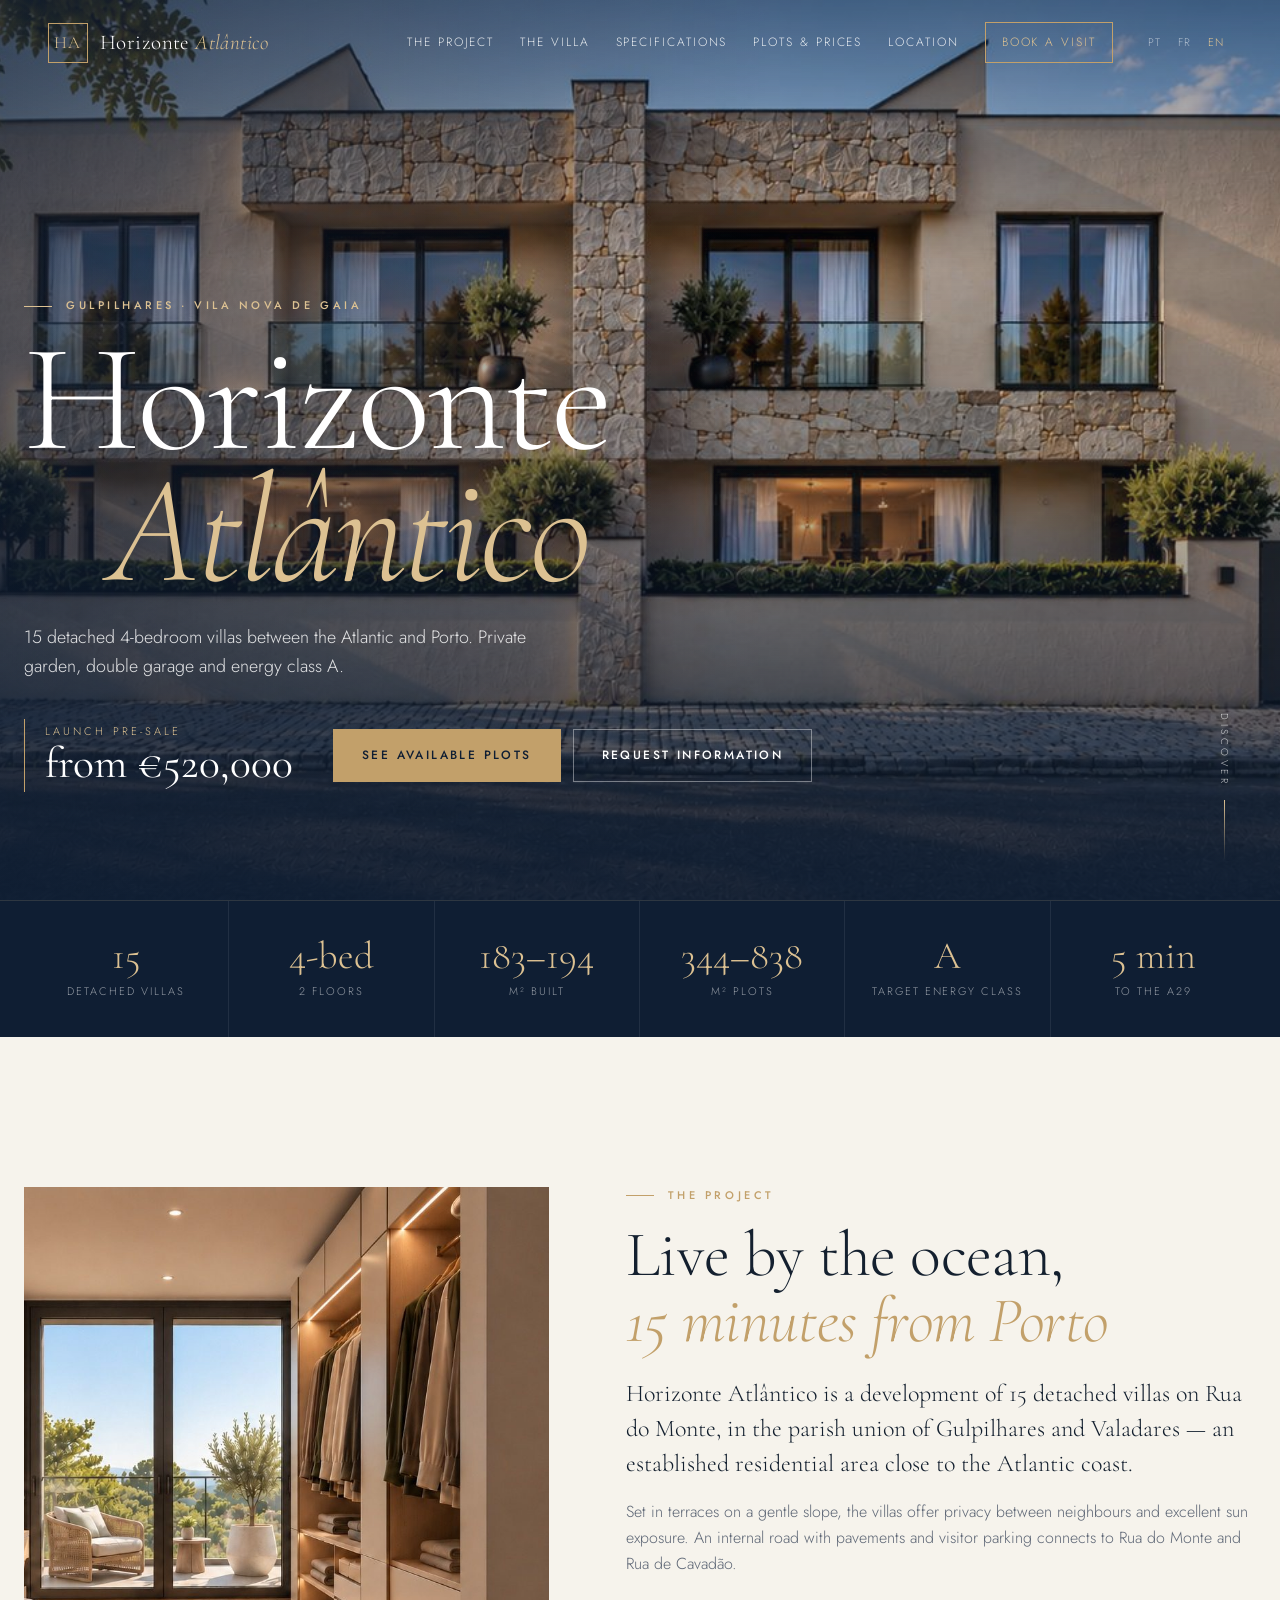
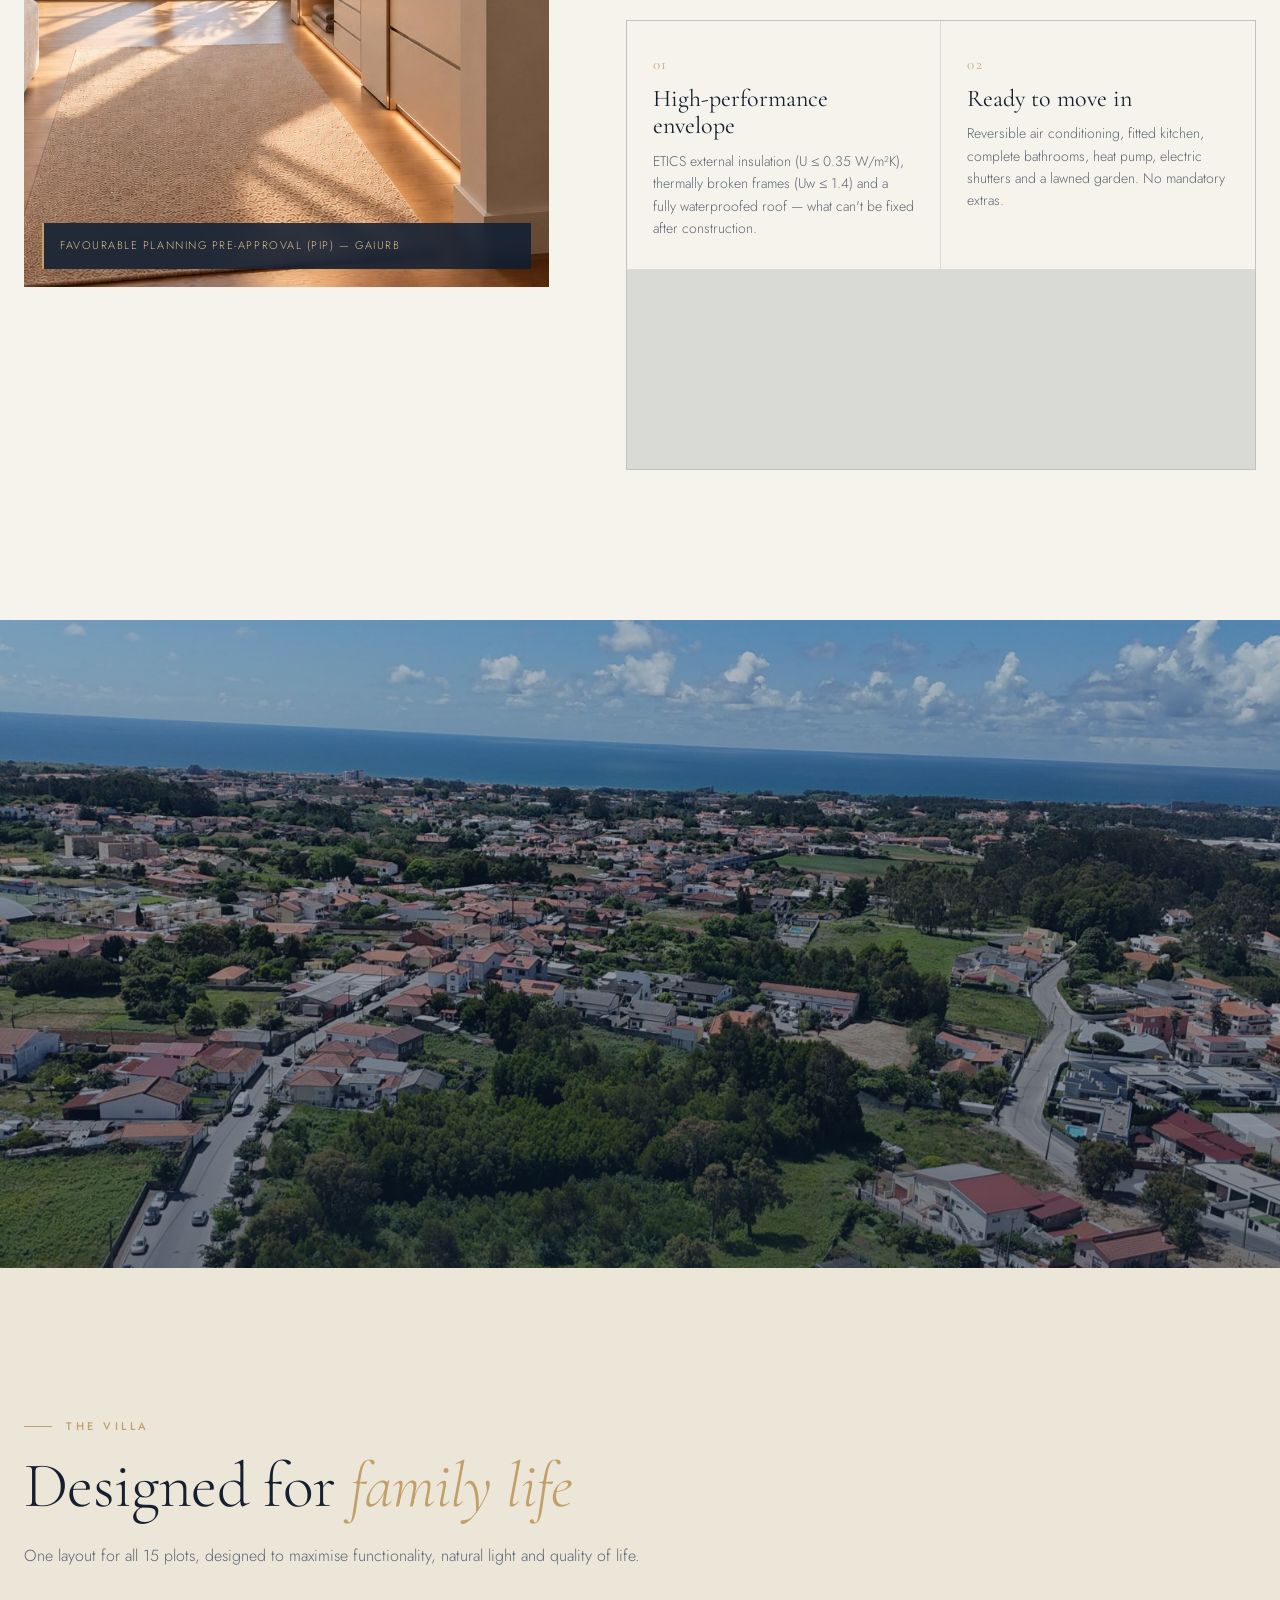
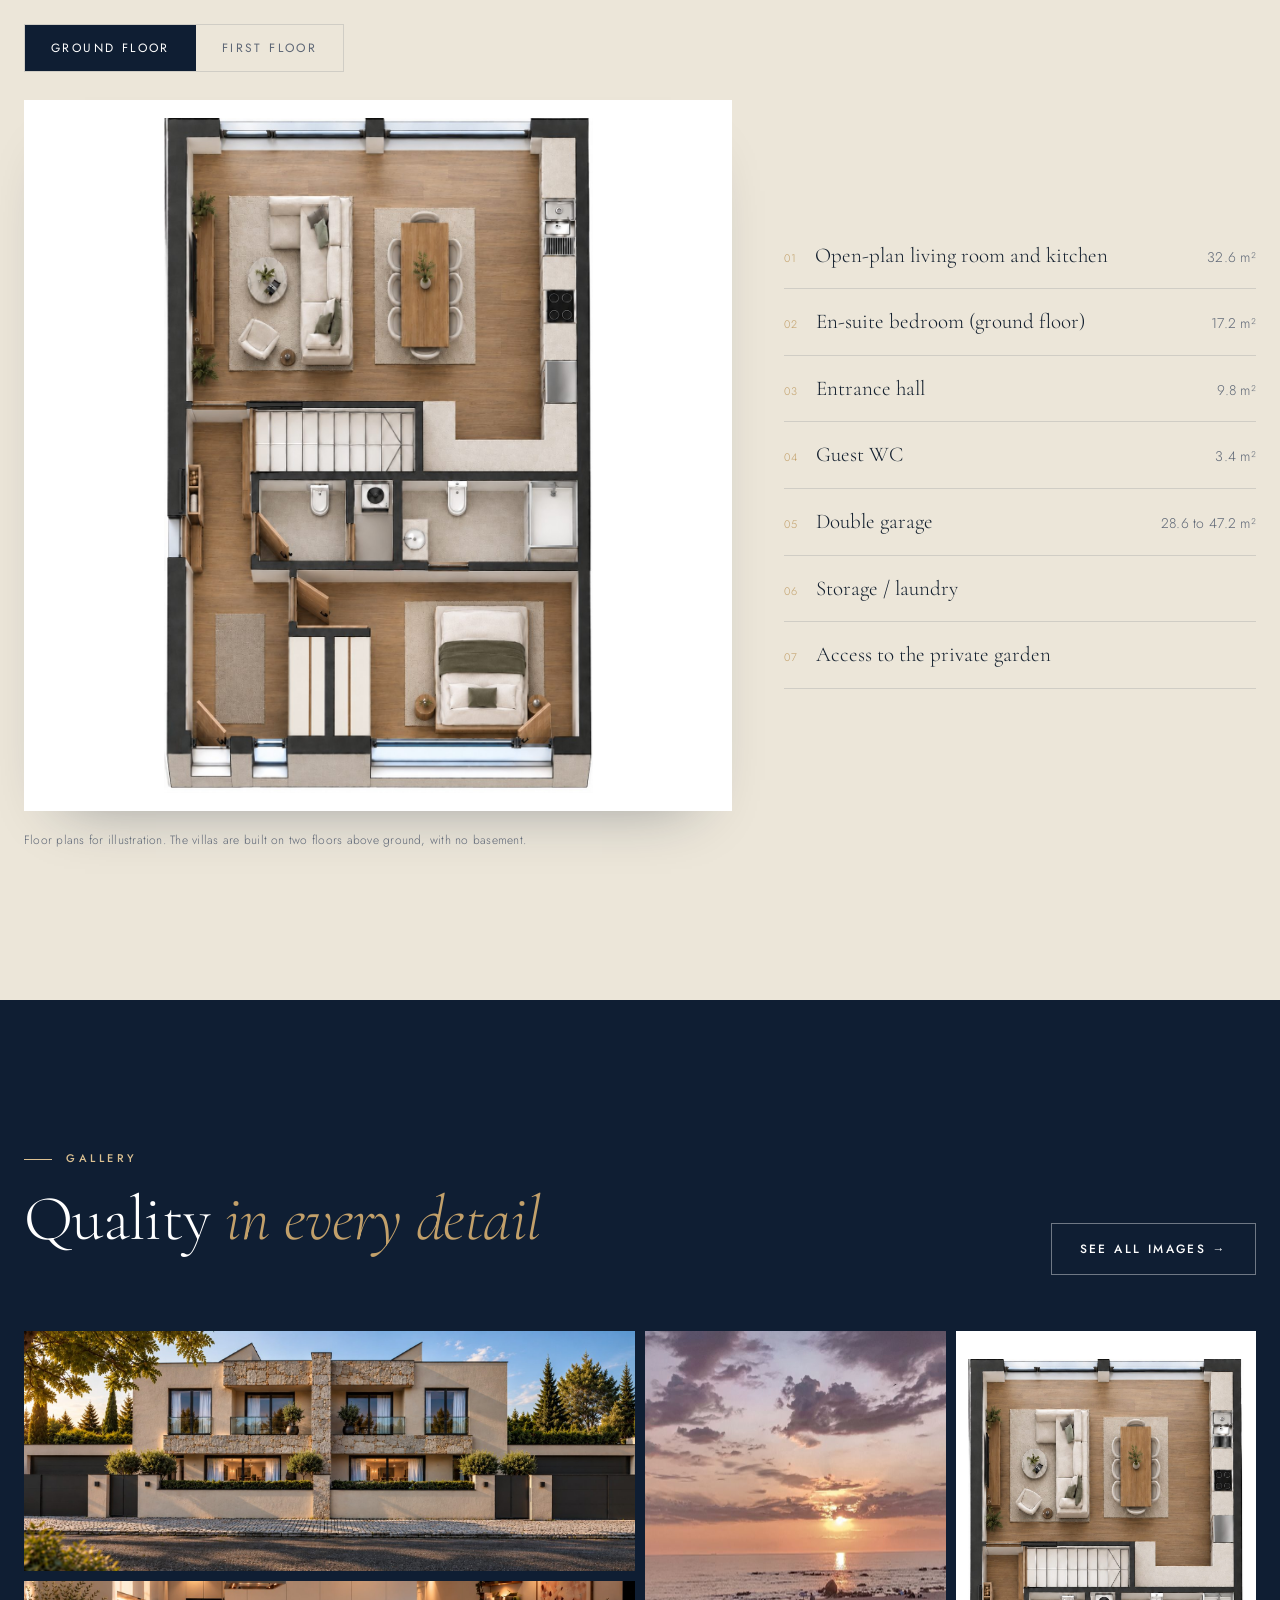
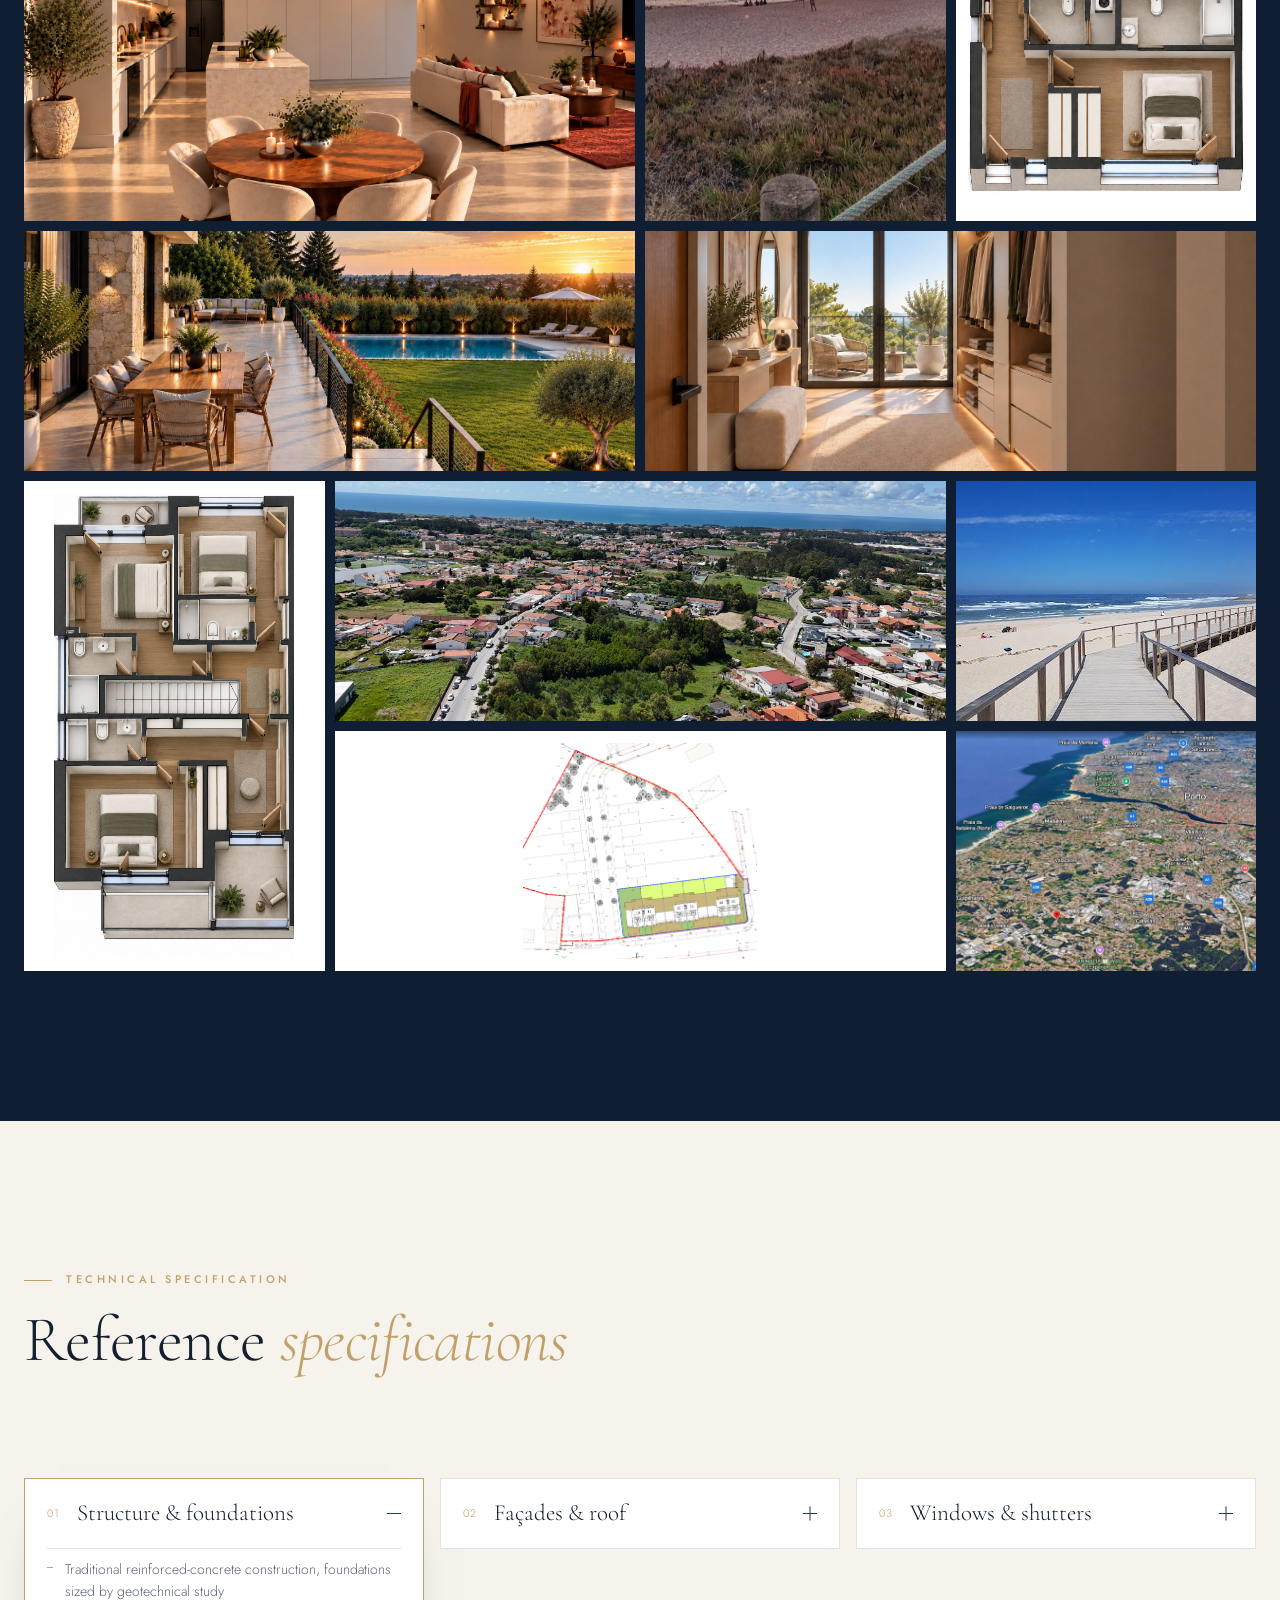
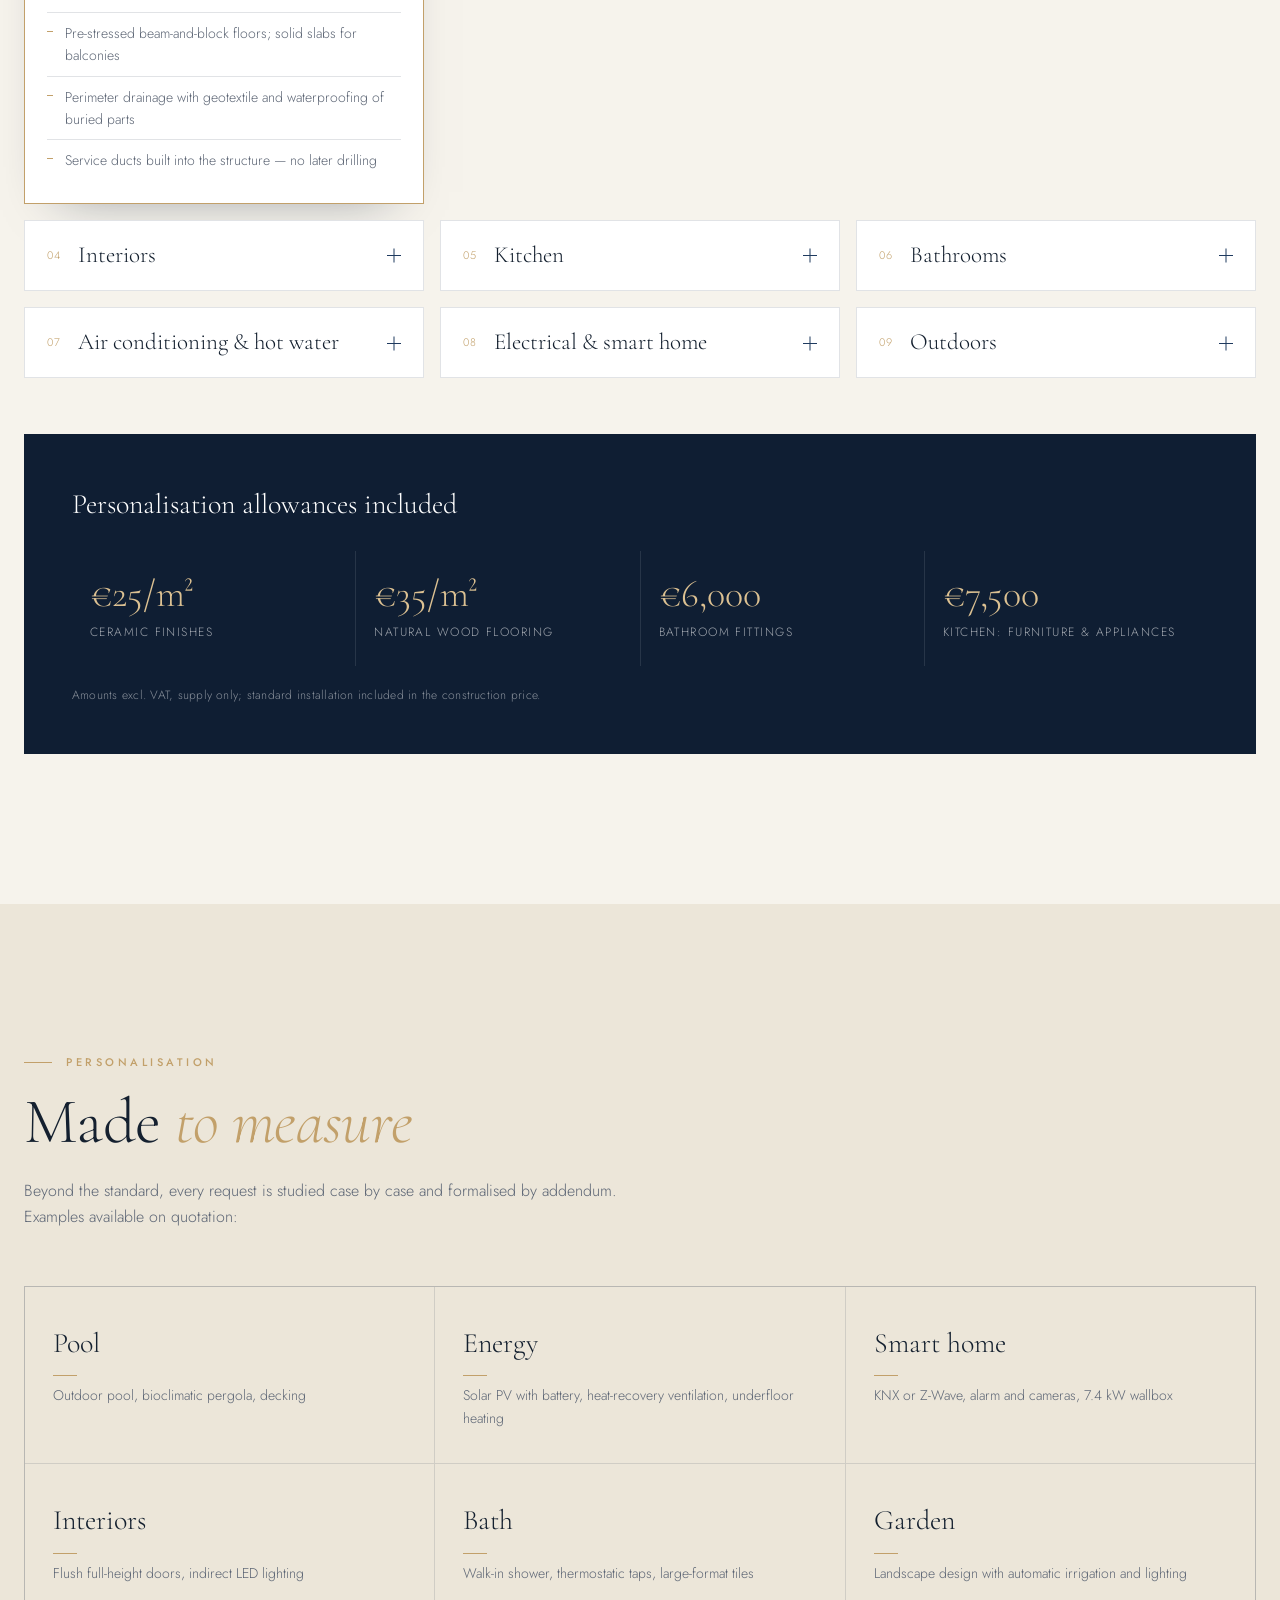
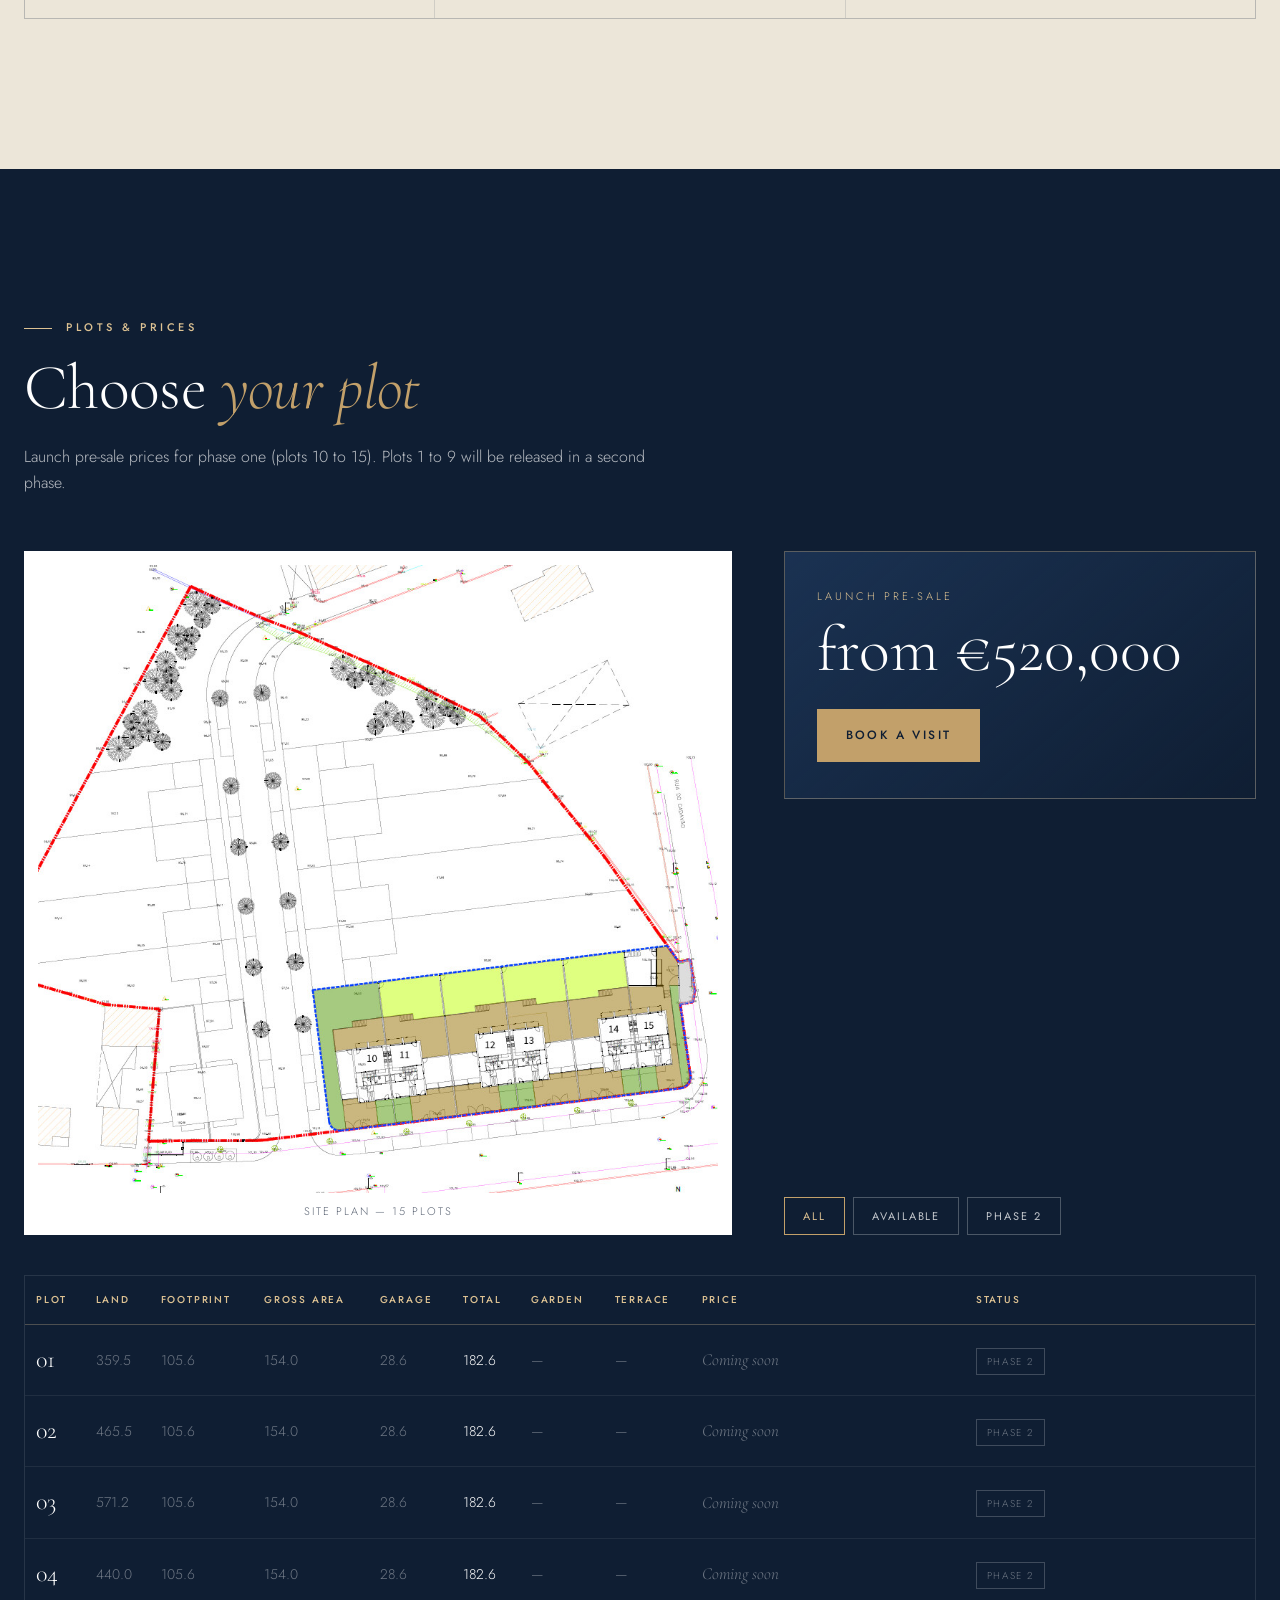
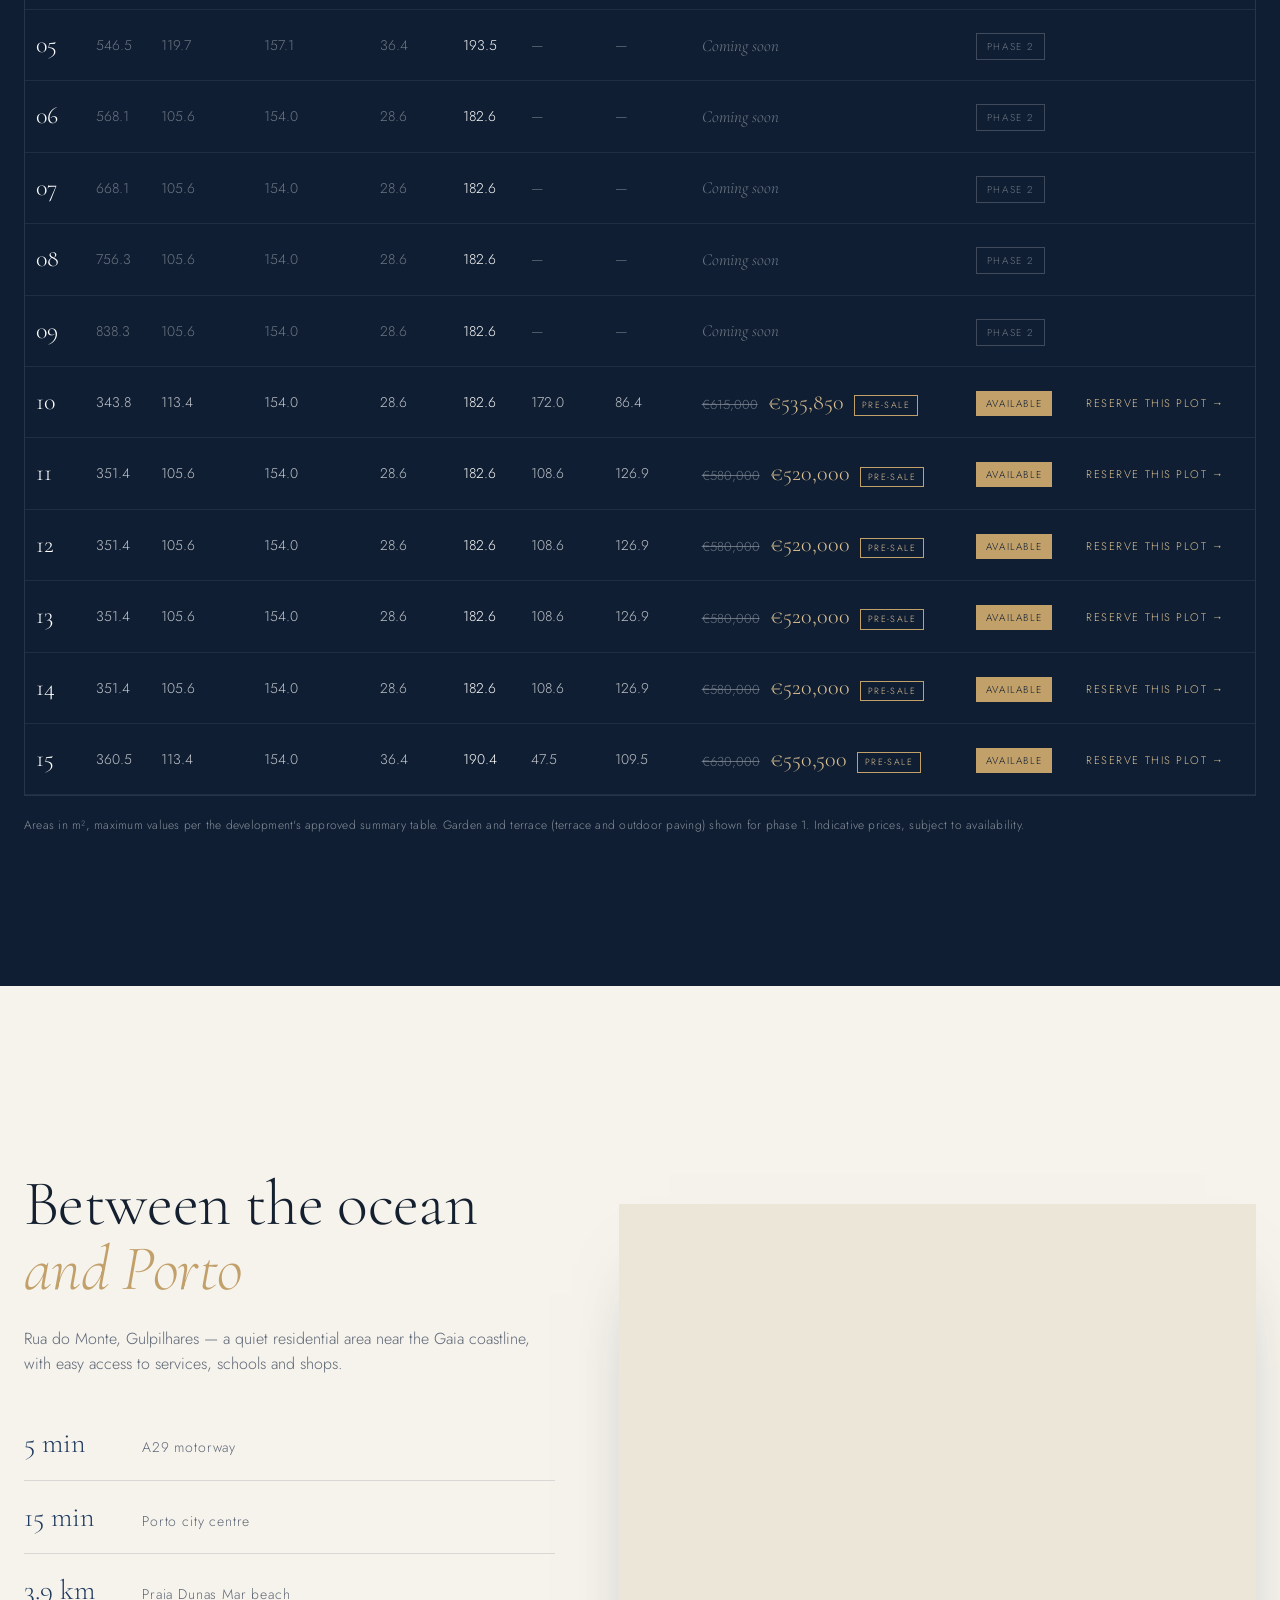
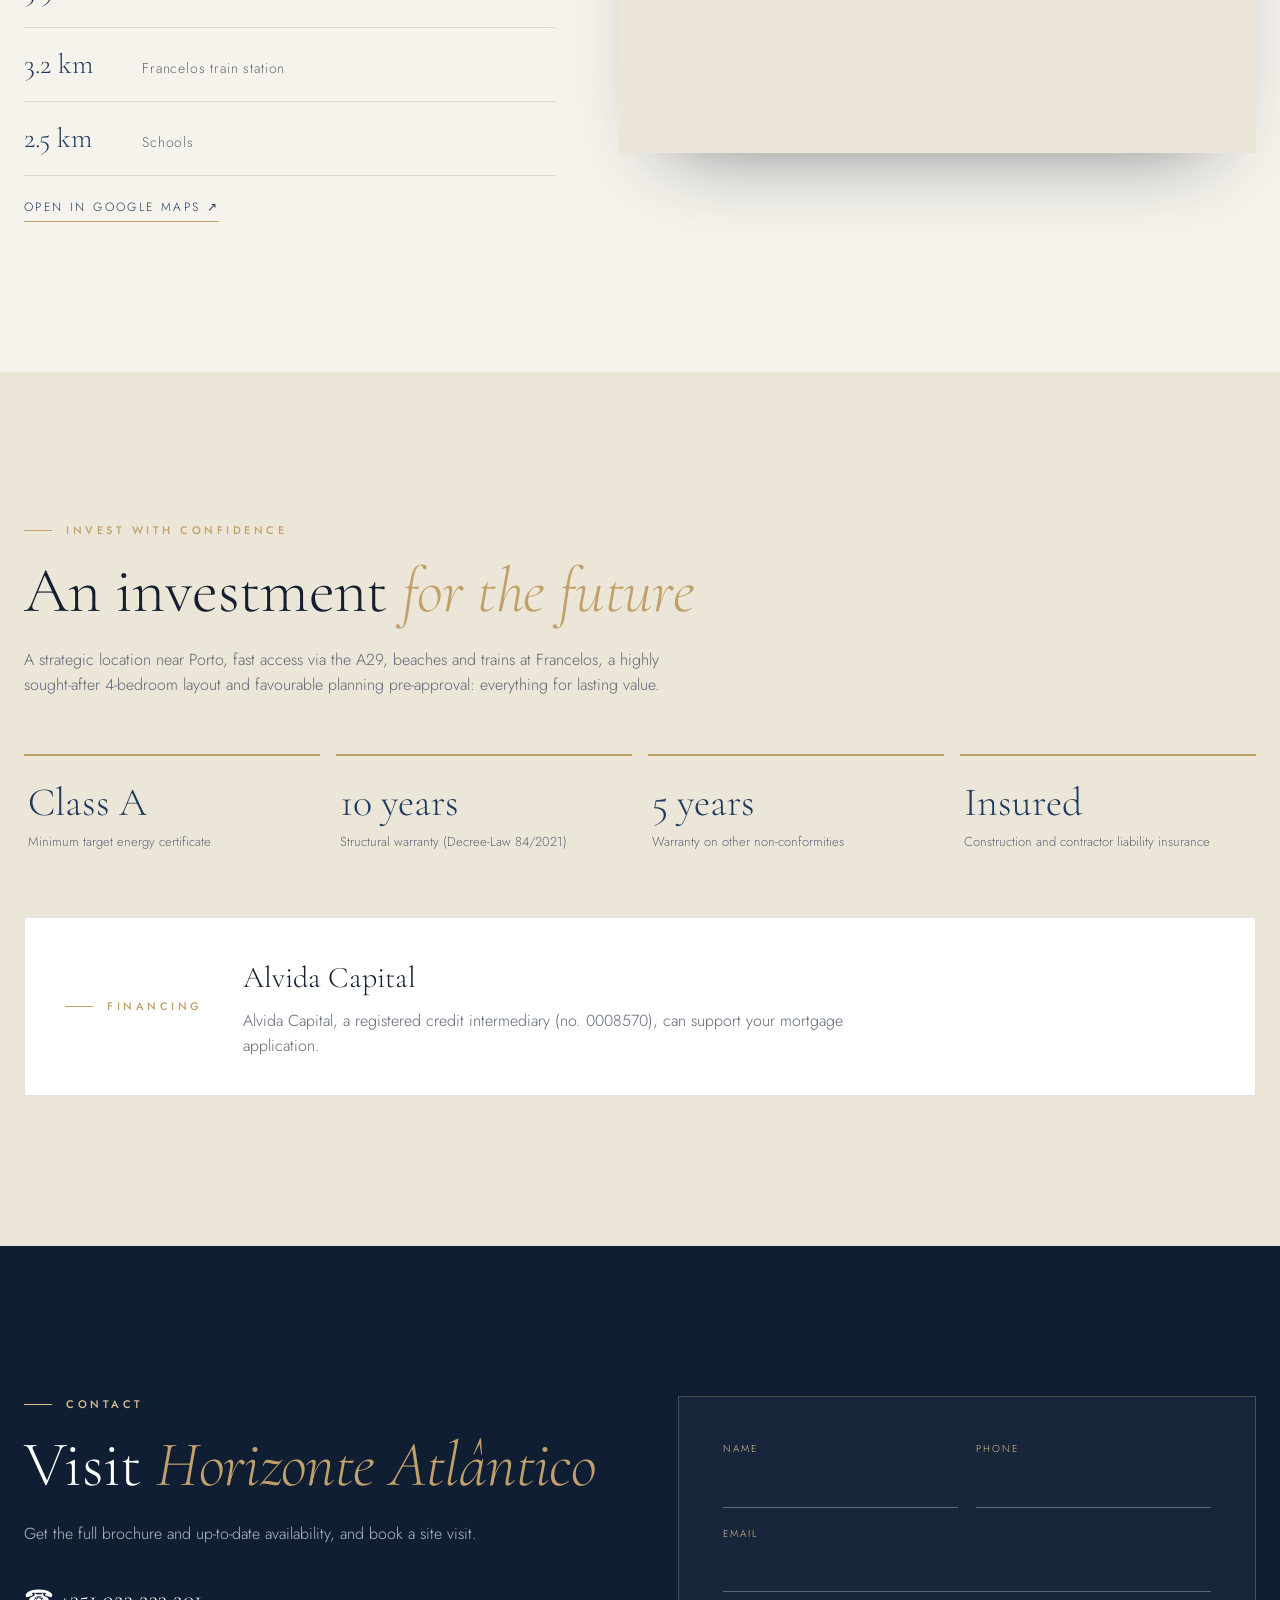
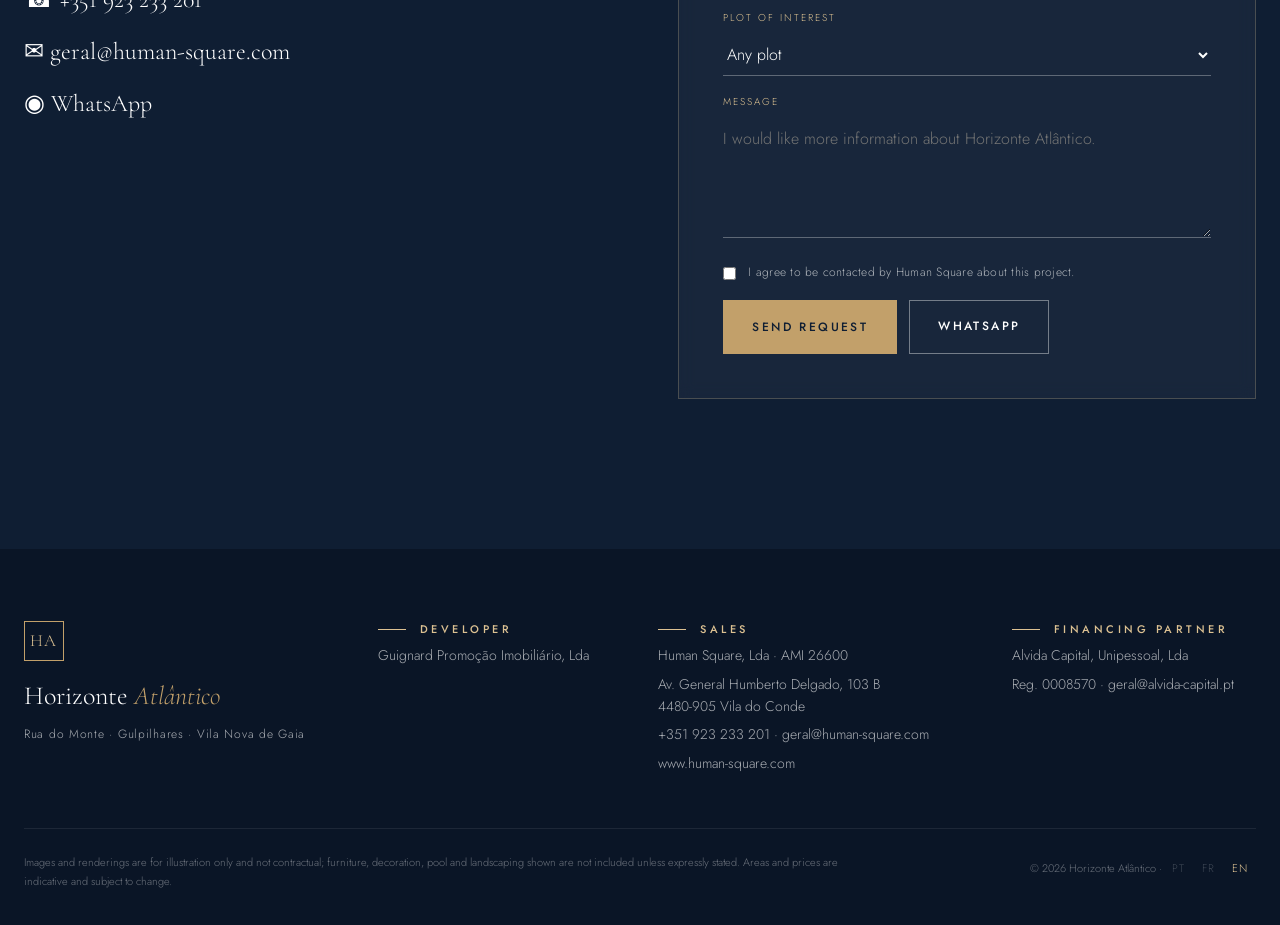
<file: wwwroot/horizonte/index.html>
<!doctype html>
<html lang="pt-PT">
<head>
<meta charset="utf-8" />
<meta name="viewport" content="width=device-width, initial-scale=1" />
<title>Horizonte Atlântico — 15 moradias T4 em Gulpilhares, Vila Nova de Gaia</title>
<meta name="description" content="Horizonte Atlântico: 15 moradias isoladas T4 em Gulpilhares, Gaia, a minutos do mar e do Porto. Jardim privativo, garagem para 2 carros, classe energética A. Pré-venda desde 520 000 €." />
<link rel="canonical" href="https://www.horizonte-atlantico.com/" />
<link rel="alternate" hreflang="pt" href="https://www.horizonte-atlantico.com/" />
<link rel="alternate" hreflang="fr" href="https://www.horizonte-atlantico.com/fr/" />
<link rel="alternate" hreflang="en" href="https://www.horizonte-atlantico.com/en/" />
<link rel="alternate" hreflang="x-default" href="https://www.horizonte-atlantico.com/" />
<meta property="og:type" content="website" />
<meta property="og:title" content="Horizonte Atlântico — 15 moradias T4 em Gulpilhares, Vila Nova de Gaia" />
<meta property="og:description" content="Horizonte Atlântico: 15 moradias isoladas T4 em Gulpilhares, Gaia, a minutos do mar e do Porto. Jardim privativo, garagem para 2 carros, classe energética A. Pré-venda desde 520 000 €." />
<meta property="og:image" content="https://www.horizonte-atlantico.com/img/og.jpg" />
<meta property="og:url" content="https://www.horizonte-atlantico.com/" />
<meta name="theme-color" content="#0f1e33" />
<link rel="icon" href="favicon.svg" type="image/svg+xml" />
<link rel="preconnect" href="https://fonts.googleapis.com" />
<link rel="preconnect" href="https://fonts.gstatic.com" crossorigin />
<link href="https://fonts.googleapis.com/css2?family=Cormorant+Garamond:ital,wght@0,300;0,400;0,500;1,300;1,400&family=Jost:wght@300;400;500&display=swap" rel="stylesheet" />
<link rel="stylesheet" href="assets/style.css" />
<script type="application/ld+json">{"@context": "https://schema.org", "@type": "Residence", "name": "Horizonte Atlântico", "description": "Horizonte Atlântico: 15 moradias isoladas T4 em Gulpilhares, Gaia, a minutos do mar e do Porto. Jardim privativo, garagem para 2 carros, classe energética A. Pré-venda desde 520 000 €.", "url": "https://www.horizonte-atlantico.com/", "image": "https://www.horizonte-atlantico.com/img/og.jpg", "address": {"@type": "PostalAddress", "streetAddress": "Rua do Monte", "addressLocality": "Gulpilhares, Vila Nova de Gaia", "addressRegion": "Porto", "addressCountry": "PT"}}</script>
<script>(function(){try{if(localStorage.getItem('ha_lang'))return;var l=(navigator.language||'').slice(0,2);if(l==='fr')location.replace('fr/');else if(l&&l!=='pt')location.replace('en/');}catch(e){}})();</script>
</head>
<body>

<header class="nav" id="nav">
  <a class="brand" href="#top" aria-label="Horizonte Atlântico">
    <span class="brand-mark">HA</span><span class="brand-txt">Horizonte <em>Atlântico</em></span>
  </a>
  <nav class="menu" id="menu">
    <a href="#programa">O projeto</a>
    <a href="#moradia">A moradia</a>
    <a href="#acabamentos">Acabamentos</a>
    <a href="#lotes">Lotes &amp; preços</a>
    <a href="#localizacao">Localização</a>
    <a href="#contact" class="menu-cta">Agendar visita</a>
  </nav>
  <div class="langs"><a href="./" hreflang="pt" data-lang="pt" class="on">PT</a><a href="fr/" hreflang="fr" data-lang="fr">FR</a><a href="en/" hreflang="en" data-lang="en">EN</a></div>
  <button class="burger" id="burger" aria-label="Menu"><span></span><span></span></button>
</header>

<!-- HERO -->
<section class="hero" id="top">
  <div class="hero-bg"><img src="img/duplex_entardecer.jpg" alt="Moradias geminadas ao entardecer" fetchpriority="high" /></div>
  <div class="hero-shade"></div>
  <div class="hero-in">
    <p class="kicker light">Gulpilhares · Vila Nova de Gaia</p>
    <h1 class="hero-t"><span>Horizonte</span><em>Atlântico</em></h1>
    <p class="hero-sub">15 moradias T4 isoladas, entre o oceano e o Porto. Jardim privativo, garagem para dois carros e classe energética A.</p>
    <div class="hero-row">
      <div class="hero-price"><span>Pré-venda de lançamento</span><strong>desde 520 000 €</strong></div>
      <div class="hero-btns">
        <a class="btn btn-gold" href="#lotes">Ver lotes disponíveis</a>
        <a class="btn btn-ghost" href="#contact">Pedir informações</a>
      </div>
    </div>
  </div>
  <a class="scroll" href="#programa">Descobrir<i></i></a>
</section>

<!-- CHIFFRES -->
<section class="keys">
  <div class="wrap keys-in">
    <div class="k"><b>15</b><span>Moradias isoladas</span></div>
    <div class="k"><b>T4</b><span>2 pisos · 4 quartos</span></div>
    <div class="k"><b>183–194</b><span>m² de construção</span></div>
    <div class="k"><b>344–838</b><span>m² de terreno</span></div>
    <div class="k"><b>A</b><span>Classe energética visada</span></div>
    <div class="k"><b>5 min</b><span>da A29</span></div>
  </div>
</section>

<!-- PROGRAMME -->
<section class="sec" id="programa">
  <div class="wrap split">
    <div class="split-img reveal"><img src="img/vista_whatsapp.jpg" alt="Suite com closet e acesso ao exterior" loading="lazy" /><span class="badge">Pedido de Informação Prévia (PIP) favorável — Gaiurb</span></div>
    <div class="split-txt">
      <p class="kicker reveal">O projeto</p>
      <h2 class="h2 reveal">Viver junto ao mar,<br><em>a 15 minutos do Porto</em></h2>
      <p class="lead reveal">Horizonte Atlântico é um loteamento de 15 moradias individuais isoladas na Rua do Monte, União das Freguesias de Gulpilhares e Valadares, numa zona residencial consolidada junto ao litoral atlântico.</p>
      <p class="txt reveal">Implantadas em socalcos sobre uma pendente suave, as moradias garantem privacidade entre vizinhos e uma excelente exposição solar. Arruamento interno com passeios e estacionamento para visitantes, ligado à Rua do Monte e à Rua de Cavadão.</p>
      <div class="pillars">
        <div class="pil reveal"><i>01</i><h3>Envolvente de alto desempenho</h3><p>Isolamento ETICS (U ≤ 0,35 W/m²K), caixilharia com corte térmico (Uw ≤ 1,4) e cobertura impermeabilizada — o que não se corrige depois de construído.</p></div>
        <div class="pil reveal"><i>02</i><h3>Pronta a habitar</h3><p>Ar condicionado reversível, cozinha equipada, casas de banho completas, bomba de calor, estores elétricos e jardim relvado. Sem opções obrigatórias.</p></div>
        <div class="pil reveal"><i>03</i><h3>Preparada para o futuro</h3><p>Pré-instalação fotovoltaica, carregamento de veículo elétrico, domótica e rede estruturada — sem obras no futuro.</p></div>
        <div class="pil reveal"><i>04</i><h3>Materiais nobres</h3><p>Cerâmica retificada 60×60, soalho em madeira natural, bancadas em granito e pedra natural de Vila Real na fachada.</p></div>
      </div>
    </div>
  </div>
</section>

<!-- BANDEAU OCÉAN -->
<section class="band">
  <img class="band-img" src="img/terreno_mar.jpg" alt="Vista aérea do terreno com o oceano" loading="lazy" />
  <div class="band-in reveal">
    <p class="kicker light">Localização</p>
    <p class="band-t">Entre o oceano <em>e o Porto</em></p>
  </div>
</section>

<!-- VILLA -->
<section class="sec sec-cream" id="moradia">
  <div class="wrap">
    <div class="head">
      <p class="kicker reveal">A moradia</p>
      <h2 class="h2 reveal">Pensada para <em>a vida em família</em></h2>
      <p class="txt reveal">Uma tipologia única para os 15 lotes, desenhada para maximizar a funcionalidade, a luz natural e a qualidade de vida.</p>
    </div>
    <div class="tabs reveal" role="tablist">
      <button class="tab on" data-tab="rc" role="tab">Rés-do-chão</button>
      <button class="tab" data-tab="p1" role="tab">Piso 1</button>
    </div>
    <div class="plan-wrap reveal">
      <div class="plan" data-pane="rc">
        <figure class="plan-img" data-i="4"><img src="img/planta_3d_b.jpg" alt="Planta do rés-do-chão" loading="lazy" /></figure>
        <ul class="plan-list"><li><span class="pl-l">Sala e cozinha em open space</span><span class="pl-a">32,6 m²</span></li><li><span class="pl-l">Suite (rés-do-chão)</span><span class="pl-a">17,2 m²</span></li><li><span class="pl-l">Hall de entrada</span><span class="pl-a">9,8 m²</span></li><li><span class="pl-l">Instalação sanitária de serviço</span><span class="pl-a">3,4 m²</span></li><li><span class="pl-l">Garagem para 2 carros</span><span class="pl-a">28,6 a 47,2 m²</span></li><li><span class="pl-l">Arrumos / lavandaria</span></li><li><span class="pl-l">Acesso ao jardim privativo (logradouro)</span></li></ul>
      </div>
      <div class="plan" data-pane="p1" hidden>
        <figure class="plan-img" data-i="6"><img src="img/planta_3d_a.jpg" alt="Planta do piso 1" loading="lazy" /></figure>
        <ul class="plan-list"><li><span class="pl-l">Suite 1, principal com closet</span><span class="pl-a">26,9 m²</span></li><li><span class="pl-l">Suite 2</span><span class="pl-a">17,8 m²</span></li><li><span class="pl-l">Suite 3</span><span class="pl-a">14,5 m²</span></li><li><span class="pl-l">Distribuição</span><span class="pl-a">3,9 m²</span></li><li><span class="pl-l">Varanda suite 2</span><span class="pl-a">4,4 m²</span></li><li><span class="pl-l">Varanda suite 1</span><span class="pl-a">2,4 m²</span></li></ul>
      </div>
    </div>
    <p class="note">Plantas ilustrativas. As moradias desenvolvem-se em dois pisos acima da cota de soleira, sem cave.</p>
  </div>
</section>

<!-- GALERIE -->
<section class="sec sec-navy" id="galeria">
  <div class="wrap">
    <div class="head head-row">
      <div>
        <p class="kicker light reveal">Galeria</p>
        <h2 class="h2 light reveal">Qualidade <em>nos detalhes</em></h2>
      </div>
      <button class="btn btn-ghost reveal" data-open="0">Ver todas as imagens →</button>
    </div>
    <div class="gal"><figure class="gi g-wide reveal" data-i="0"><img src="img/duplex_entardecer.jpg" alt="Moradias geminadas ao entardecer" loading="lazy" /></figure><figure class="gi g-tall reveal" data-i="1"><img src="img/praia_gaia.jpg" alt="Pôr do sol nas praias de Gaia" loading="lazy" /></figure><figure class="gi g-wide reveal" data-i="2"><img src="img/sala_cozinha_dourada.jpg" alt="Sala e cozinha em open space" loading="lazy" /></figure><figure class="gi g-wide reveal" data-i="3"><img src="img/terraco_por_do_sol.jpg" alt="Terraço com vista para o jardim e a piscina ao pôr do sol" loading="lazy" /></figure><figure class="gi g-plan g-tall reveal" data-i="4"><img src="img/planta_3d_b.jpg" alt="Planta do rés-do-chão" loading="lazy" /></figure><figure class="gi g-wide reveal" data-i="5"><img src="img/vista_whatsapp.jpg" alt="Suite com closet e acesso ao exterior" loading="lazy" /></figure><figure class="gi g-plan g-tall reveal" data-i="6"><img src="img/planta_3d_a.jpg" alt="Planta do piso 1" loading="lazy" /></figure><figure class="gi g-wide reveal" data-i="7"><img src="img/terreno_mar.jpg" alt="Vista aérea do terreno com o oceano" loading="lazy" /></figure><figure class="gi  reveal" data-i="8"><img src="img/praias_gaia.jpg" alt="Passadiços e praias de Vila Nova de Gaia" loading="lazy" /></figure><figure class="gi g-plan g-wide reveal" data-i="9"><img src="img/implantacao.jpg" alt="Planta de implantação" loading="lazy" /></figure><figure class="gi  reveal" data-i="10"><img src="img/localizacao.jpg" alt="Localização Gulpilhares" loading="lazy" /></figure></div>
  </div>
</section>

<!-- PRESTATIONS -->
<section class="sec" id="acabamentos">
  <div class="wrap">
    <div class="head">
      <p class="kicker reveal">Memória descritiva</p>
      <h2 class="h2 reveal">Acabamentos <em>de referência</em></h2>
      <p class="txt reveal">Um caderno de encargos único e idêntico para as 15 moradias, assinado pelo promotor e pela Human Square.</p>
    </div>
    <div class="specs"><details class="spec reveal" open><summary><span class="spec-n">01</span><span class="spec-t">Estrutura &amp; fundações</span><span class="spec-i"></span></summary><ul><li>Construção tradicional em betão armado, fundações dimensionadas por estudo geotécnico</li><li>Lajes aligeiradas com vigotas pré-esforçadas; varandas em laje maciça</li><li>Drenagem periférica com geotêxtil e impermeabilização das zonas enterradas</li><li>Reservas técnicas integradas desde a estrutura — sem furações posteriores</li></ul></details><details class="spec reveal"><summary><span class="spec-n">02</span><span class="spec-t">Fachadas &amp; cobertura</span><span class="spec-i"></span></summary><ul><li>Alvenaria dupla de tijolo + isolamento pelo exterior ETICS (Capoto), U ≤ 0,35 W/m²K</li><li>Revestimento em pedra natural de Vila Real (2 cm) no rés-do-chão do lado da rua</li><li>Cobertura plana com isolamento XPS, dupla membrana e proteção em seixo rolado</li><li>Cobertura preparada para painéis fotovoltaicos / solares térmicos</li></ul></details><details class="spec reveal"><summary><span class="spec-n">03</span><span class="spec-t">Caixilharia &amp; estores</span><span class="spec-i"></span></summary><ul><li>Alumínio lacado RAL 7016 com corte térmico, Uw ≤ 1,4 W/m²K</li><li>Vidro duplo baixo emissivo com controlo solar; vidro laminado nos vãos de altura total</li><li>Estores em alumínio com motorização elétrica individual</li><li>Porta de entrada com fechadura multiponto; portão de garagem seccionado motorizado</li></ul></details><details class="spec reveal"><summary><span class="spec-n">04</span><span class="spec-t">Interiores</span><span class="spec-i"></span></summary><ul><li>Porcelânico retificado 60×60 em hall, cozinha, casas de banho e lavandaria</li><li>Soalho flutuante com face em madeira natural em sala, circulações e quartos</li><li>Tetos falsos com junta de sombra e sanca para cortinados</li><li>Portas lacadas brancas, roupeiros embutidos com fecho amortecido</li></ul></details><details class="spec reveal"><summary><span class="spec-n">05</span><span class="spec-t">Cozinha</span><span class="spec-i"></span></summary><ul><li>Móveis em MDF hidrófugo 19 mm, frentes lacadas brancas, ferragens tipo Blum</li><li>Bancada em granito ou equivalente</li><li>Placa, forno, exaustor, micro-ondas, frigorífico combinado e máquina de lavar loiça</li><li>Ilha central quando prevista no projeto</li></ul></details><details class="spec reveal"><summary><span class="spec-n">06</span><span class="spec-t">Casas de banho</span><span class="spec-i"></span></summary><ul><li>Totalmente equipadas: louças suspensas, base de duche, móveis e lavatórios, espelhos, resguardos</li><li>Revestimento cerâmico até ao teto</li><li>Impermeabilização líquida nas zonas de duche</li><li>Escolha personalizada em showroom parceiro</li></ul></details><details class="spec reveal"><summary><span class="spec-n">07</span><span class="spec-t">Climatização &amp; água quente</span><span class="spec-i"></span></summary><ul><li>Ar condicionado reversível Multi-Split Inverter em sala e quartos (Daikin, Mitsubishi, Panasonic ou equiv.)</li><li>Água quente por bomba de calor A+ (200 L)</li><li>Ventilação mecânica das zonas húmidas</li><li>Classe energética mínima A visada</li></ul></details><details class="spec reveal"><summary><span class="spec-n">08</span><span class="spec-t">Eletricidade &amp; domótica</span><span class="spec-i"></span></summary><ul><li>Instalação trifásica 13,8 kVA, quadro com reserva de 20 %</li><li>Videoporteiro IP com câmara de visão noturna</li><li>Fibra ótica, tomadas RJ45 na sala e em cada quarto</li><li>Pré-instalações: fotovoltaico, carregador VE, domótica e 3 tubagens para câmaras</li></ul></details><details class="spec reveal"><summary><span class="spec-n">09</span><span class="spec-t">Exteriores</span><span class="spec-i"></span></summary><ul><li>Pavê em granito natural 10×10 nos acessos e estacionamento</li><li>Terraço em porcelânico 60×60 antiderrapante (5 modelos à escolha)</li><li>Jardim nivelado e relvado, sebe de Photinia ‘Red Robin’</li><li>Muros de vedação RAL 7016 garantindo 2 m de privacidade</li></ul></details></div>
    <div class="buds reveal">
      <p class="buds-t">Orçamentos de personalização incluídos</p>
      <div class="buds-g"><div class="bud"><div class="bud-v">25 €/m²</div><div class="bud-l">Revestimentos cerâmicos</div></div><div class="bud"><div class="bud-v">35 €/m²</div><div class="bud-l">Soalho em madeira natural</div></div><div class="bud"><div class="bud-v">6 000 €</div><div class="bud-l">Equipamento das casas de banho</div></div><div class="bud"><div class="bud-v">7 500 €</div><div class="bud-l">Cozinha: móveis &amp; eletrodomésticos</div></div></div>
      <p class="note">Valores sem IVA, fornecimento; colocação standard incluída no preço de construção.</p>
    </div>
  </div>
</section>

<!-- OPTIONS -->
<section class="sec sec-cream">
  <div class="wrap">
    <div class="head">
      <p class="kicker reveal">Personalização</p>
      <h2 class="h2 reveal">À sua <em>medida</em></h2>
      <p class="txt reveal">Para além do standard, cada pedido é estudado caso a caso e formalizado por aditamento. Exemplos realizáveis, mediante orçamento:</p>
    </div>
    <div class="opts"><div class="opt reveal"><div class="opt-t">Piscina</div><div class="opt-d">Piscina exterior, pérgola bioclimática, deck</div></div><div class="opt reveal"><div class="opt-t">Energia</div><div class="opt-d">Kit fotovoltaico com bateria, VMC de duplo fluxo, piso radiante</div></div><div class="opt reveal"><div class="opt-t">Domótica</div><div class="opt-d">KNX ou Z-Wave, alarme e câmaras, wallbox 7,4 kW</div></div><div class="opt reveal"><div class="opt-t">Interiores</div><div class="opt-d">Portas rasantes até ao teto, iluminação LED indireta</div></div><div class="opt reveal"><div class="opt-t">Banho</div><div class="opt-d">Duche à italiana, torneiras termostáticas, grande formato</div></div><div class="opt reveal"><div class="opt-t">Jardim</div><div class="opt-d">Projeto paisagístico com rega automática e iluminação</div></div></div>
  </div>
</section>

<!-- LOTS -->
<section class="sec sec-navy" id="lotes">
  <div class="wrap">
    <div class="head">
      <p class="kicker light reveal">Lotes &amp; preços</p>
      <h2 class="h2 light reveal">Escolha <em>o seu lote</em></h2>
      <p class="txt light reveal">Preços de pré-venda de lançamento para a primeira fase (lotes 10 a 15). Os lotes 1 a 9 serão comercializados numa segunda fase.</p>
    </div>
    <div class="lots-grid">
      <figure class="lots-plan reveal" data-i="9"><img src="img/implantacao.jpg" alt="Planta de implantação" loading="lazy" /><figcaption>Planta de implantação — 15 lotes</figcaption></figure>
      <div class="lots-side reveal">
        <div class="presale">
          <span>Pré-venda de lançamento</span>
          <strong>desde 520 000 €</strong>
          <a class="btn btn-gold" href="#contact">Agendar visita</a>
        </div>
        <div class="filters">
          <button class="flt on" data-f="all">Todos</button>
          <button class="flt" data-f="avail">Disponíveis</button>
          <button class="flt" data-f="soon">2.ª fase</button>
        </div>
      </div>
    </div>
    <div class="tbl-wrap reveal">
      <table class="tbl" id="lots">
        <thead><tr><th>Lote</th><th>Terreno</th><th>Implantação</th><th>Área bruta</th><th>Garagem</th><th>Total</th><th>Jardim</th><th>Terraço</th><th>Preço</th><th>Estado</th><th></th></tr></thead>
        <tbody>
<tr class="is-soon" data-state="soon"><td class="c-lot">01</td><td data-l="Terreno">359,5</td><td data-l="Implantação">105,6</td><td data-l="Área bruta">154,0</td><td data-l="Garagem">28,6</td><td data-l="Total" class="c-tot">182,6</td><td data-l="Jardim">—</td><td data-l="Terraço">—</td><td data-l="Preço" class="c-price"><span class="p-soon">Em breve</span></td><td data-l="Estado"><span class="st st-soon">2.ª fase</span></td><td class="c-cta"></td></tr>
<tr class="is-soon" data-state="soon"><td class="c-lot">02</td><td data-l="Terreno">465,5</td><td data-l="Implantação">105,6</td><td data-l="Área bruta">154,0</td><td data-l="Garagem">28,6</td><td data-l="Total" class="c-tot">182,6</td><td data-l="Jardim">—</td><td data-l="Terraço">—</td><td data-l="Preço" class="c-price"><span class="p-soon">Em breve</span></td><td data-l="Estado"><span class="st st-soon">2.ª fase</span></td><td class="c-cta"></td></tr>
<tr class="is-soon" data-state="soon"><td class="c-lot">03</td><td data-l="Terreno">571,2</td><td data-l="Implantação">105,6</td><td data-l="Área bruta">154,0</td><td data-l="Garagem">28,6</td><td data-l="Total" class="c-tot">182,6</td><td data-l="Jardim">—</td><td data-l="Terraço">—</td><td data-l="Preço" class="c-price"><span class="p-soon">Em breve</span></td><td data-l="Estado"><span class="st st-soon">2.ª fase</span></td><td class="c-cta"></td></tr>
<tr class="is-soon" data-state="soon"><td class="c-lot">04</td><td data-l="Terreno">440,0</td><td data-l="Implantação">105,6</td><td data-l="Área bruta">154,0</td><td data-l="Garagem">28,6</td><td data-l="Total" class="c-tot">182,6</td><td data-l="Jardim">—</td><td data-l="Terraço">—</td><td data-l="Preço" class="c-price"><span class="p-soon">Em breve</span></td><td data-l="Estado"><span class="st st-soon">2.ª fase</span></td><td class="c-cta"></td></tr>
<tr class="is-soon" data-state="soon"><td class="c-lot">05</td><td data-l="Terreno">546,5</td><td data-l="Implantação">119,7</td><td data-l="Área bruta">157,1</td><td data-l="Garagem">36,4</td><td data-l="Total" class="c-tot">193,5</td><td data-l="Jardim">—</td><td data-l="Terraço">—</td><td data-l="Preço" class="c-price"><span class="p-soon">Em breve</span></td><td data-l="Estado"><span class="st st-soon">2.ª fase</span></td><td class="c-cta"></td></tr>
<tr class="is-soon" data-state="soon"><td class="c-lot">06</td><td data-l="Terreno">568,1</td><td data-l="Implantação">105,6</td><td data-l="Área bruta">154,0</td><td data-l="Garagem">28,6</td><td data-l="Total" class="c-tot">182,6</td><td data-l="Jardim">—</td><td data-l="Terraço">—</td><td data-l="Preço" class="c-price"><span class="p-soon">Em breve</span></td><td data-l="Estado"><span class="st st-soon">2.ª fase</span></td><td class="c-cta"></td></tr>
<tr class="is-soon" data-state="soon"><td class="c-lot">07</td><td data-l="Terreno">668,1</td><td data-l="Implantação">105,6</td><td data-l="Área bruta">154,0</td><td data-l="Garagem">28,6</td><td data-l="Total" class="c-tot">182,6</td><td data-l="Jardim">—</td><td data-l="Terraço">—</td><td data-l="Preço" class="c-price"><span class="p-soon">Em breve</span></td><td data-l="Estado"><span class="st st-soon">2.ª fase</span></td><td class="c-cta"></td></tr>
<tr class="is-soon" data-state="soon"><td class="c-lot">08</td><td data-l="Terreno">756,3</td><td data-l="Implantação">105,6</td><td data-l="Área bruta">154,0</td><td data-l="Garagem">28,6</td><td data-l="Total" class="c-tot">182,6</td><td data-l="Jardim">—</td><td data-l="Terraço">—</td><td data-l="Preço" class="c-price"><span class="p-soon">Em breve</span></td><td data-l="Estado"><span class="st st-soon">2.ª fase</span></td><td class="c-cta"></td></tr>
<tr class="is-soon" data-state="soon"><td class="c-lot">09</td><td data-l="Terreno">838,3</td><td data-l="Implantação">105,6</td><td data-l="Área bruta">154,0</td><td data-l="Garagem">28,6</td><td data-l="Total" class="c-tot">182,6</td><td data-l="Jardim">—</td><td data-l="Terraço">—</td><td data-l="Preço" class="c-price"><span class="p-soon">Em breve</span></td><td data-l="Estado"><span class="st st-soon">2.ª fase</span></td><td class="c-cta"></td></tr>
<tr class="is-avail" data-state="avail"><td class="c-lot">10</td><td data-l="Terreno">343,8</td><td data-l="Implantação">113,4</td><td data-l="Área bruta">154,0</td><td data-l="Garagem">28,6</td><td data-l="Total" class="c-tot">182,6</td><td data-l="Jardim">172,0</td><td data-l="Terraço">86,4</td><td data-l="Preço" class="c-price"><span class="p-old">615 000 €</span><span class="p-new">535 850 €</span><span class="p-tag">Pré-venda</span></td><td data-l="Estado"><span class="st st-on">Disponível</span></td><td class="c-cta"><a href="#contact" class="lot-cta" data-lot="10">Reservar este lote →</a></td></tr>
<tr class="is-avail" data-state="avail"><td class="c-lot">11</td><td data-l="Terreno">351,4</td><td data-l="Implantação">105,6</td><td data-l="Área bruta">154,0</td><td data-l="Garagem">28,6</td><td data-l="Total" class="c-tot">182,6</td><td data-l="Jardim">108,6</td><td data-l="Terraço">126,9</td><td data-l="Preço" class="c-price"><span class="p-old">580 000 €</span><span class="p-new">520 000 €</span><span class="p-tag">Pré-venda</span></td><td data-l="Estado"><span class="st st-on">Disponível</span></td><td class="c-cta"><a href="#contact" class="lot-cta" data-lot="11">Reservar este lote →</a></td></tr>
<tr class="is-avail" data-state="avail"><td class="c-lot">12</td><td data-l="Terreno">351,4</td><td data-l="Implantação">105,6</td><td data-l="Área bruta">154,0</td><td data-l="Garagem">28,6</td><td data-l="Total" class="c-tot">182,6</td><td data-l="Jardim">108,6</td><td data-l="Terraço">126,9</td><td data-l="Preço" class="c-price"><span class="p-old">580 000 €</span><span class="p-new">520 000 €</span><span class="p-tag">Pré-venda</span></td><td data-l="Estado"><span class="st st-on">Disponível</span></td><td class="c-cta"><a href="#contact" class="lot-cta" data-lot="12">Reservar este lote →</a></td></tr>
<tr class="is-avail" data-state="avail"><td class="c-lot">13</td><td data-l="Terreno">351,4</td><td data-l="Implantação">105,6</td><td data-l="Área bruta">154,0</td><td data-l="Garagem">28,6</td><td data-l="Total" class="c-tot">182,6</td><td data-l="Jardim">108,6</td><td data-l="Terraço">126,9</td><td data-l="Preço" class="c-price"><span class="p-old">580 000 €</span><span class="p-new">520 000 €</span><span class="p-tag">Pré-venda</span></td><td data-l="Estado"><span class="st st-on">Disponível</span></td><td class="c-cta"><a href="#contact" class="lot-cta" data-lot="13">Reservar este lote →</a></td></tr>
<tr class="is-avail" data-state="avail"><td class="c-lot">14</td><td data-l="Terreno">351,4</td><td data-l="Implantação">105,6</td><td data-l="Área bruta">154,0</td><td data-l="Garagem">28,6</td><td data-l="Total" class="c-tot">182,6</td><td data-l="Jardim">108,6</td><td data-l="Terraço">126,9</td><td data-l="Preço" class="c-price"><span class="p-old">580 000 €</span><span class="p-new">520 000 €</span><span class="p-tag">Pré-venda</span></td><td data-l="Estado"><span class="st st-on">Disponível</span></td><td class="c-cta"><a href="#contact" class="lot-cta" data-lot="14">Reservar este lote →</a></td></tr>
<tr class="is-avail" data-state="avail"><td class="c-lot">15</td><td data-l="Terreno">360,5</td><td data-l="Implantação">113,4</td><td data-l="Área bruta">154,0</td><td data-l="Garagem">36,4</td><td data-l="Total" class="c-tot">190,4</td><td data-l="Jardim">47,5</td><td data-l="Terraço">109,5</td><td data-l="Preço" class="c-price"><span class="p-old">630 000 €</span><span class="p-new">550 500 €</span><span class="p-tag">Pré-venda</span></td><td data-l="Estado"><span class="st st-on">Disponível</span></td><td class="c-cta"><a href="#contact" class="lot-cta" data-lot="15">Reservar este lote →</a></td></tr>
        </tbody>
      </table>
    </div>
    <p class="note light">Áreas em m², valores máximos conforme o Quadro Síntese do loteamento. Jardim e terraço (terraço e pavimentos exteriores) indicados para a 1.ª fase. Preços indicativos, sujeitos a disponibilidade.</p>
  </div>
</section>

<!-- LOCALISATION -->
<section class="sec" id="localizacao">
  <div class="wrap loc">
    <div class="loc-txt">
      <p class="kicker reveal">Localização</p>
      <h2 class="h2 reveal">Entre o oceano <em>e o Porto</em></h2>
      <p class="txt reveal">Rua do Monte, Gulpilhares — uma zona residencial tranquila junto ao litoral de Gaia, com acesso fácil a serviços, escolas e comércio.</p>
      <ul class="loc-list reveal"><li><span class="loc-v">5 min</span><span class="loc-l">Autoestrada A29</span></li><li><span class="loc-v">15 min</span><span class="loc-l">Centro do Porto</span></li><li><span class="loc-v">3,9 km</span><span class="loc-l">Praia Dunas Mar</span></li><li><span class="loc-v">3,2 km</span><span class="loc-l">Estação de comboio de Francelos</span></li><li><span class="loc-v">2,5 km</span><span class="loc-l">Escolas</span></li></ul>
      <a class="link reveal" href="https://www.google.com/maps/search/?api=1&query=Rua+do+Monte+845+Gulpilhares+Vila+Nova+de+Gaia" target="_blank" rel="noopener">Abrir no Google Maps ↗</a>
    </div>
    <div class="loc-map reveal">
      <iframe title="Google Maps" src="https://www.google.com/maps?q=Rua%20do%20Monte%20845%2C%204405%20Gulpilhares%2C%20Vila%20Nova%20de%20Gaia&z=14&output=embed" loading="lazy" referrerpolicy="no-referrer-when-downgrade"></iframe>
    </div>
  </div>
</section>

<!-- INVESTIR -->
<section class="sec sec-cream">
  <div class="wrap">
    <div class="head">
      <p class="kicker reveal">Investir com segurança</p>
      <h2 class="h2 reveal">Um investimento <em>de futuro</em></h2>
      <p class="txt reveal">Localização estratégica junto ao Porto, acessos rápidos pela A29, praias e comboio em Francelos, tipologia T4 muito procurada e PIP favorável: todos os elementos para uma valorização consistente.</p>
    </div>
    <div class="guar"><div class="g reveal"><div class="g-v">Classe A</div><div class="g-l">Certificado energético mínimo visado</div></div><div class="g reveal"><div class="g-v">10 anos</div><div class="g-l">Garantia sobre elementos estruturais (DL 84/2021)</div></div><div class="g reveal"><div class="g-v">5 anos</div><div class="g-l">Garantia sobre restantes faltas de conformidade</div></div><div class="g reveal"><div class="g-v">Seguro</div><div class="g-l">Seguro de obra e responsabilidade civil do empreiteiro</div></div></div>
    <div class="fin reveal"><p class="kicker">Financiamento</p><p class="fin-n">Alvida Capital</p><p class="txt">A Alvida Capital, intermediário de crédito registado (n.º 0008570), acompanha o seu financiamento bancário.</p></div>
  </div>
</section>

<!-- CONTACT -->
<section class="contact" id="contact">
  <div class="wrap contact-in">
    <div class="contact-txt">
      <p class="kicker light reveal">Contacto</p>
      <h2 class="h2 light reveal">Visite <em>o Horizonte Atlântico</em></h2>
      <p class="txt light reveal">Receba a brochura completa, a disponibilidade atualizada e agende uma visita ao terreno.</p>
      <div class="direct reveal">
        <a href="tel:+351923233201">☎ +351 923 233 201</a>
        <a href="mailto:geral@human-square.com">✉ geral@human-square.com</a>
        <a href="https://wa.me/351923233201" target="_blank" rel="noopener">◉ WhatsApp</a>
      </div>
    </div>
    <form class="form reveal" id="form" novalidate>
      <div class="f2">
        <label><span>Nome</span><input name="name" required autocomplete="name" /></label>
        <label><span>Telefone</span><input name="phone" type="tel" autocomplete="tel" /></label>
      </div>
      <label><span>Email</span><input name="email" type="email" required autocomplete="email" /></label>
      <label><span>Lote de interesse</span><select name="lot" id="f-lot"><option value="">Qualquer lote</option><option value="10">Lote 10 — 535 850 €</option><option value="11">Lote 11 — 520 000 €</option><option value="12">Lote 12 — 520 000 €</option><option value="13">Lote 13 — 520 000 €</option><option value="14">Lote 14 — 520 000 €</option><option value="15">Lote 15 — 550 500 €</option></select></label>
      <label><span>Mensagem</span><textarea name="msg" rows="4" placeholder="Gostaria de receber mais informações sobre o Horizonte Atlântico."></textarea></label>
      <label class="chk"><input type="checkbox" name="consent" required /> <span>Aceito ser contactado pela Human Square a propósito deste projeto.</span></label>
      <div class="f-btns">
        <button class="btn btn-gold" type="submit">Enviar pedido</button>
        <a class="btn btn-ghost" id="wa-btn" href="https://wa.me/351923233201" target="_blank" rel="noopener">WhatsApp</a>
      </div>
      <p class="f-ok" id="f-ok" hidden>Obrigado! A sua aplicação de email foi aberta com o pedido — basta enviar.</p>
    </form>
  </div>
</section>

<footer class="foot">
  <div class="wrap foot-in">
    <div class="foot-brand"><span class="brand-mark">HA</span><p>Horizonte <em>Atlântico</em></p><small>Rua do Monte · Gulpilhares · Vila Nova de Gaia</small></div>
    <div><p class="kicker light">Promotor</p><p>Guignard Promoção Imobiliário, Lda</p></div>
    <div><p class="kicker light">Comercialização</p><p>Human Square, Lda · AMI 26600</p><p>Av. General Humberto Delgado, 103 B<br>4480-905 Vila do Conde</p><p><a href="tel:+351923233201">+351 923 233 201</a> · <a href="mailto:geral@human-square.com">geral@human-square.com</a></p><p><a href="https://www.human-square.com" target="_blank" rel="noopener">www.human-square.com</a></p></div>
    <div><p class="kicker light">Parceiro de financiamento</p><p>Alvida Capital, Unipessoal, Lda</p><p>Reg. 0008570 · geral@alvida-capital.pt</p></div>
  </div>
  <div class="wrap foot-legal"><p>Imagens e perspetivas meramente ilustrativas e não contratuais; mobiliário, decoração, piscina e paisagismo representados não estão incluídos salvo menção expressa. Áreas e preços indicativos, sujeitos a alteração.</p><p>© <span id="yr">2026</span> Horizonte Atlântico · <span class="langs langs-foot"><a href="./" hreflang="pt" data-lang="pt" class="on">PT</a><a href="fr/" hreflang="fr" data-lang="fr">FR</a><a href="en/" hreflang="en" data-lang="en">EN</a></span></p></div>
</footer>

<div class="mbar">
  <a href="tel:+351923233201">☎</a>
  <a href="https://wa.me/351923233201" target="_blank" rel="noopener">WhatsApp</a>
  <a href="#contact" class="mbar-cta">Agendar visita</a>
</div>

<div class="lb" id="lb" hidden>
  <button class="lb-x" aria-label="Fechar">✕</button>
  <button class="lb-p" aria-label="prev">‹</button>
  <figure><img id="lb-img" alt="" /><figcaption id="lb-cap"></figcaption></figure>
  <button class="lb-n" aria-label="next">›</button>
</div>

<script>window.HA={gal:[{"src": "img/duplex_entardecer.jpg", "alt": "Moradias geminadas ao entardecer"}, {"src": "img/praia_gaia.jpg", "alt": "Pôr do sol nas praias de Gaia"}, {"src": "img/sala_cozinha_dourada.jpg", "alt": "Sala e cozinha em open space"}, {"src": "img/terraco_por_do_sol.jpg", "alt": "Terraço com vista para o jardim e a piscina ao pôr do sol"}, {"src": "img/planta_3d_b.jpg", "alt": "Planta do rés-do-chão"}, {"src": "img/vista_whatsapp.jpg", "alt": "Suite com closet e acesso ao exterior"}, {"src": "img/planta_3d_a.jpg", "alt": "Planta do piso 1"}, {"src": "img/terreno_mar.jpg", "alt": "Vista aérea do terreno com o oceano"}, {"src": "img/praias_gaia.jpg", "alt": "Passadiços e praias de Vila Nova de Gaia"}, {"src": "img/implantacao.jpg", "alt": "Planta de implantação"}, {"src": "img/localizacao.jpg", "alt": "Localização Gulpilhares"}],t:{"ok": "Obrigado! A sua aplicação de email foi aberta com o pedido — basta enviar.", "subject": "Pedido de informação — Horizonte Atlântico", "lot": "Lote", "name": "Nome", "email": "Email", "phone": "Telefone", "lang": "pt"},email:"geral@human-square.com",wa:"351923233201"};</script>
<script src="assets/app.js" defer></script>
</body>
</html>
</file>
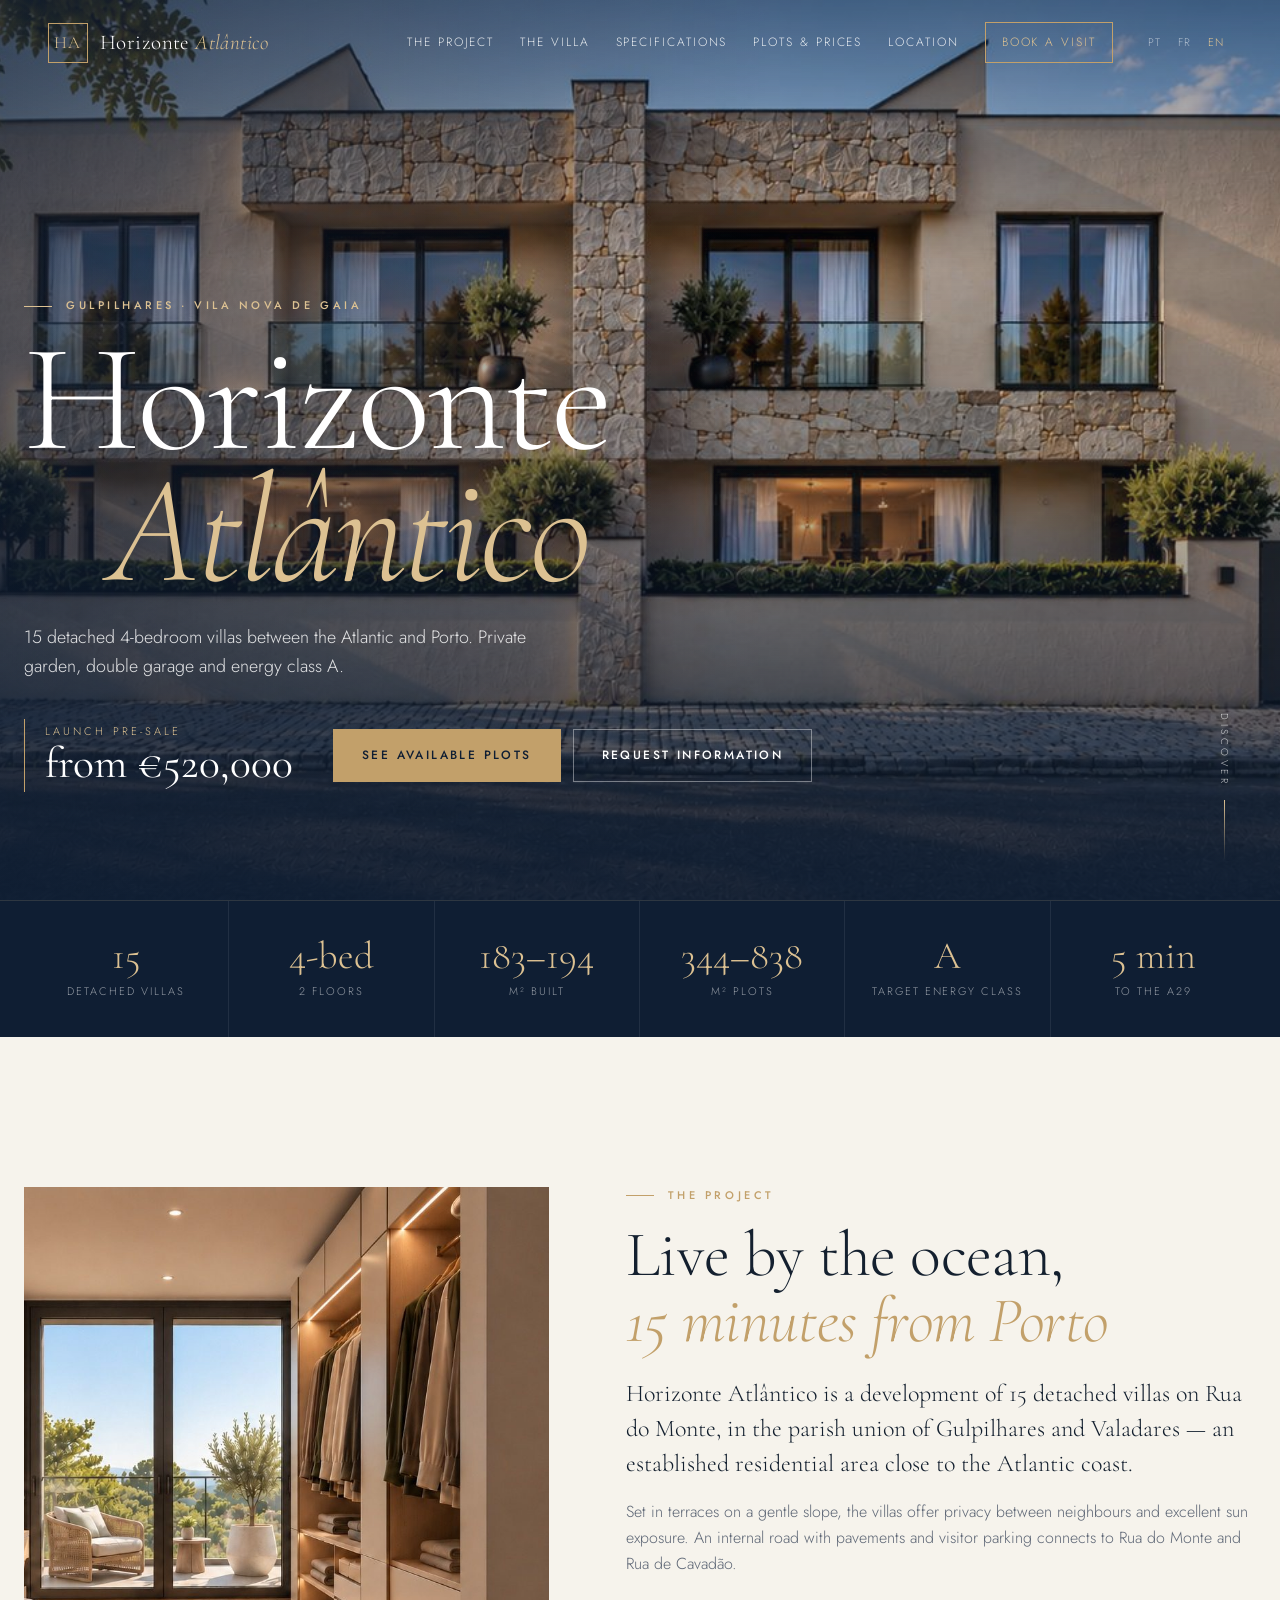
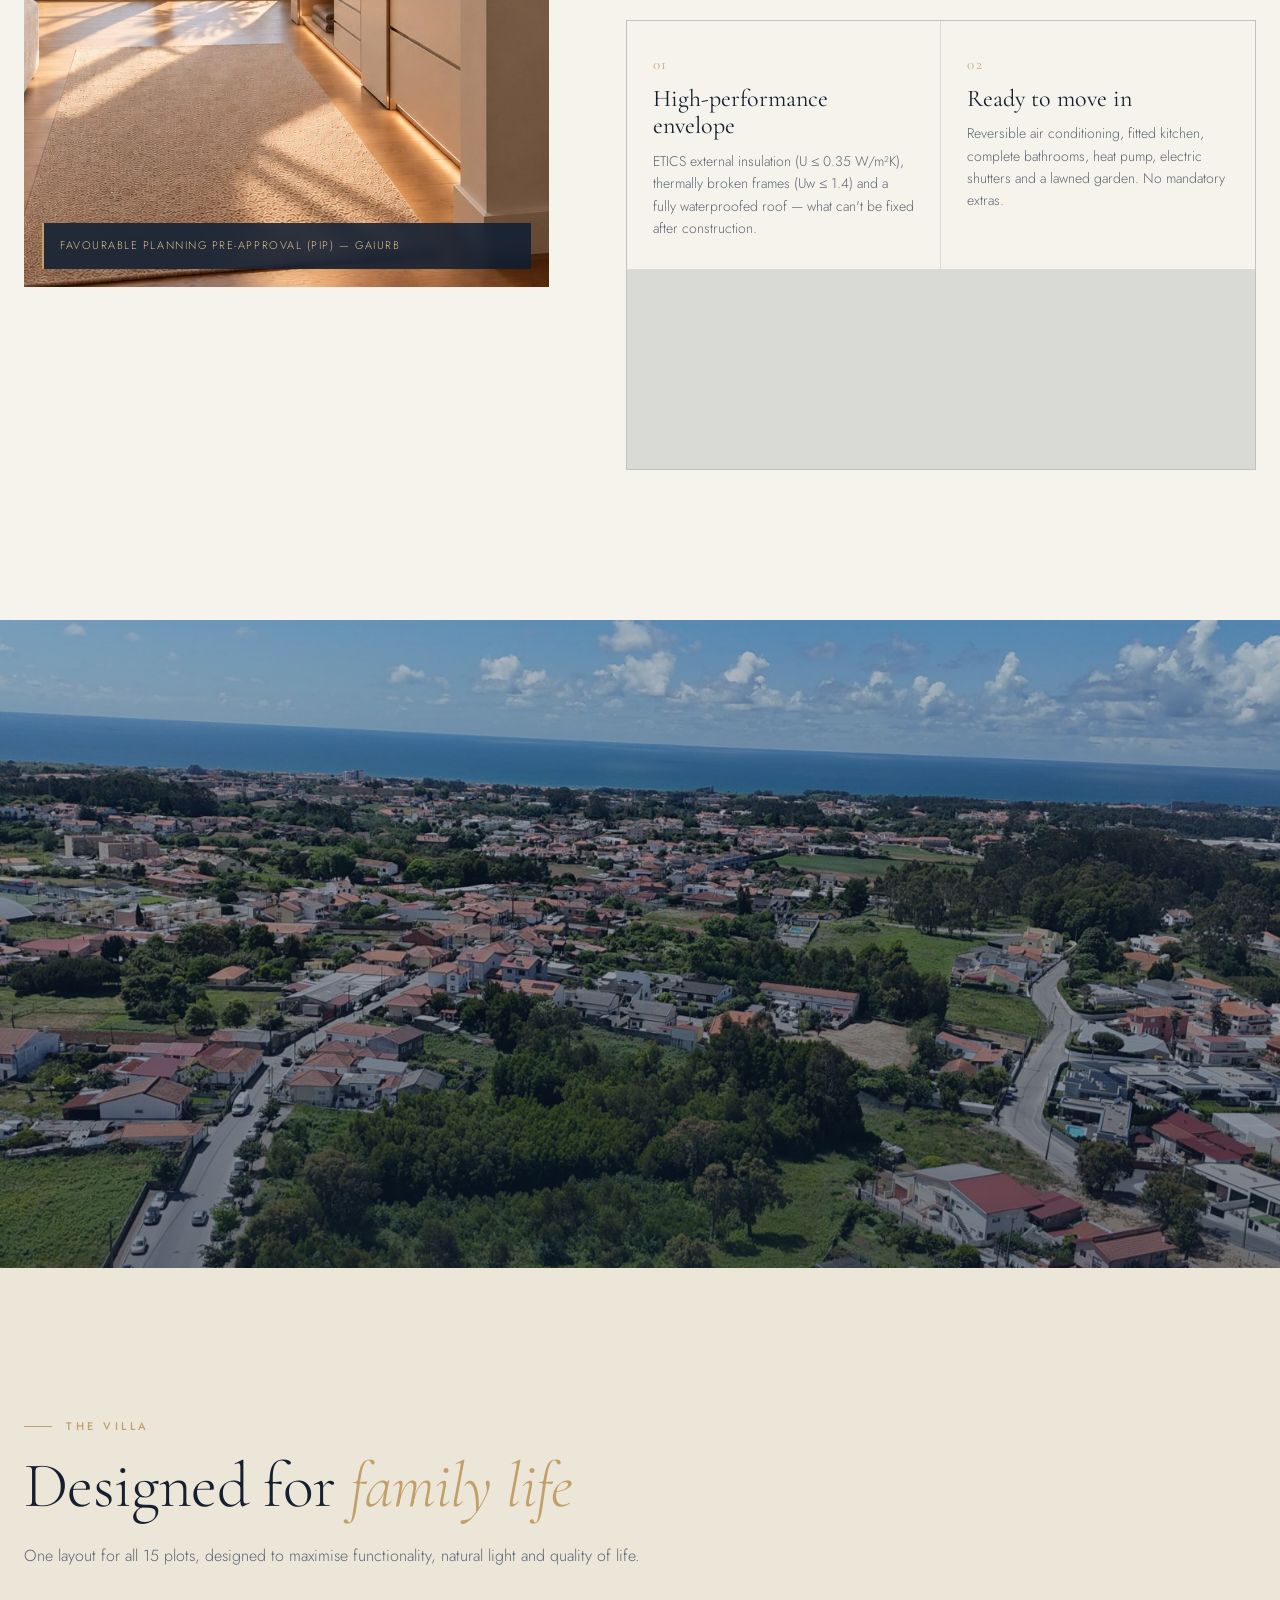
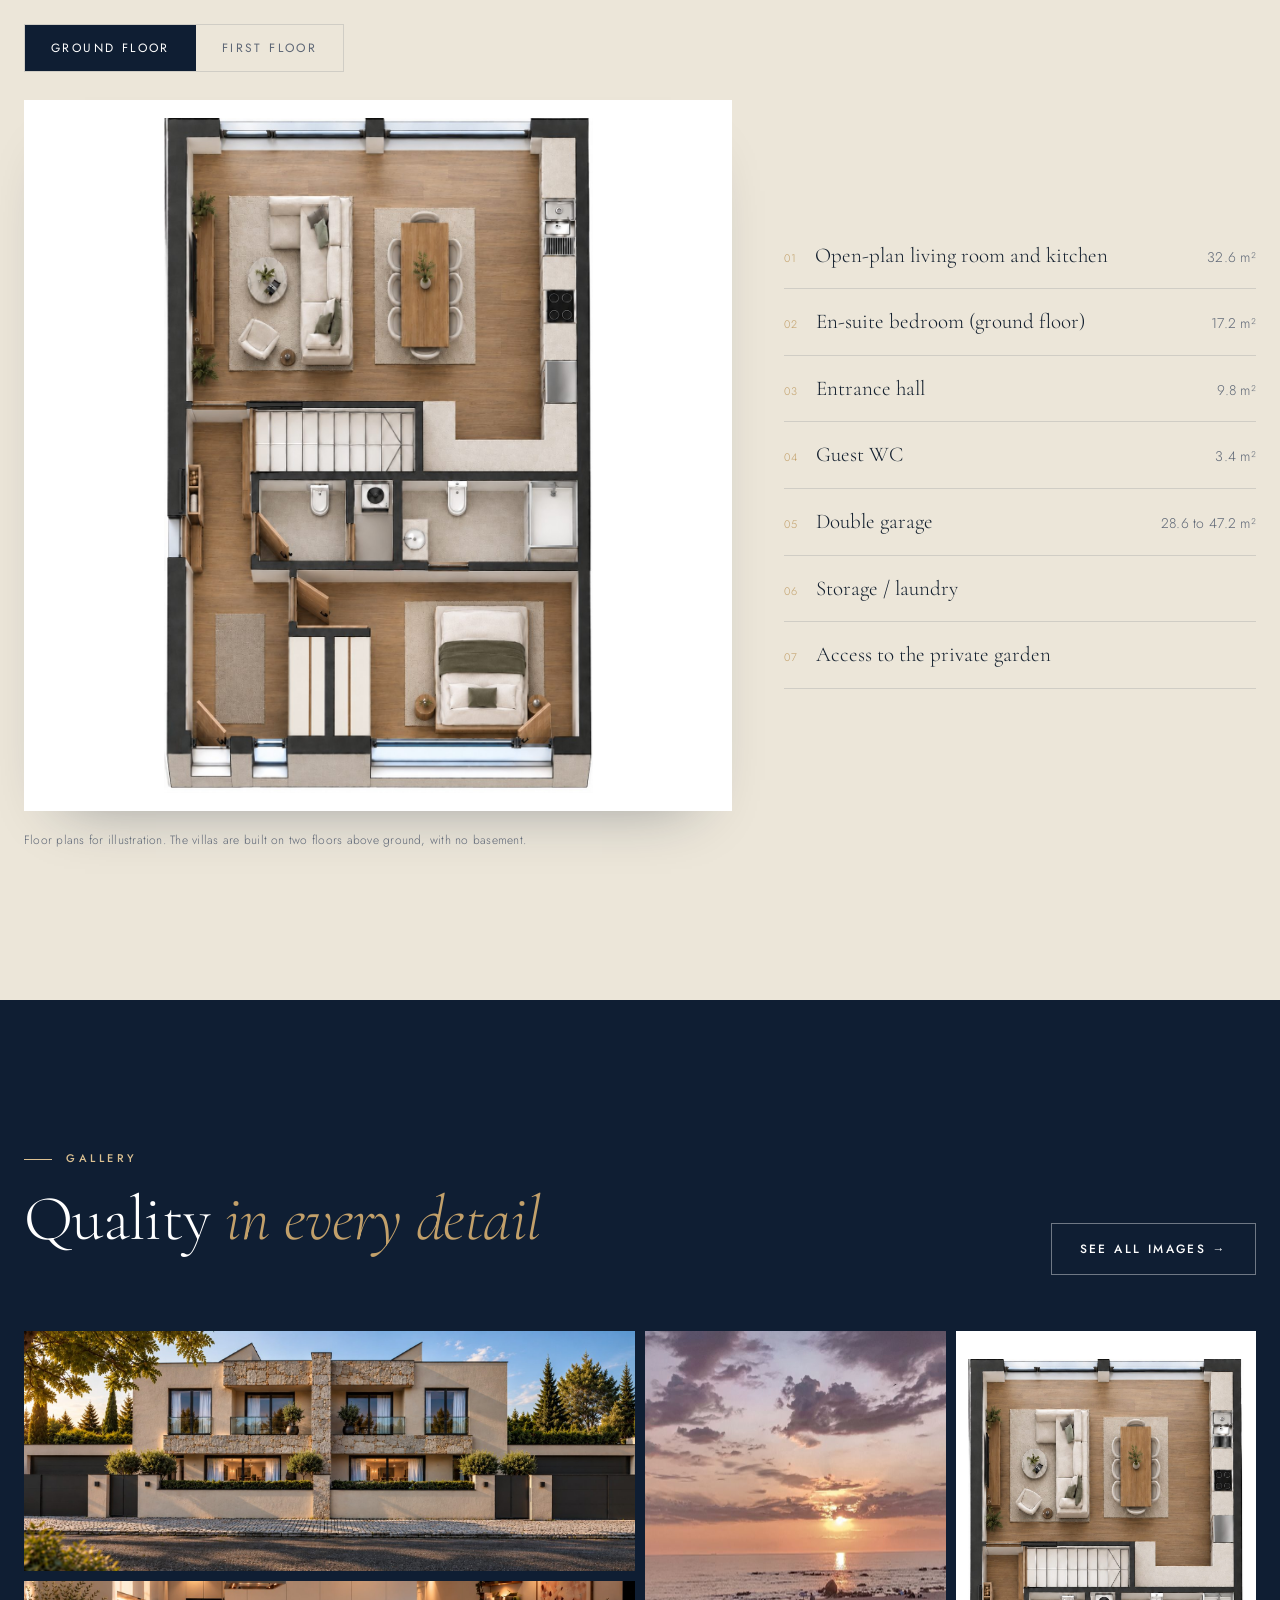
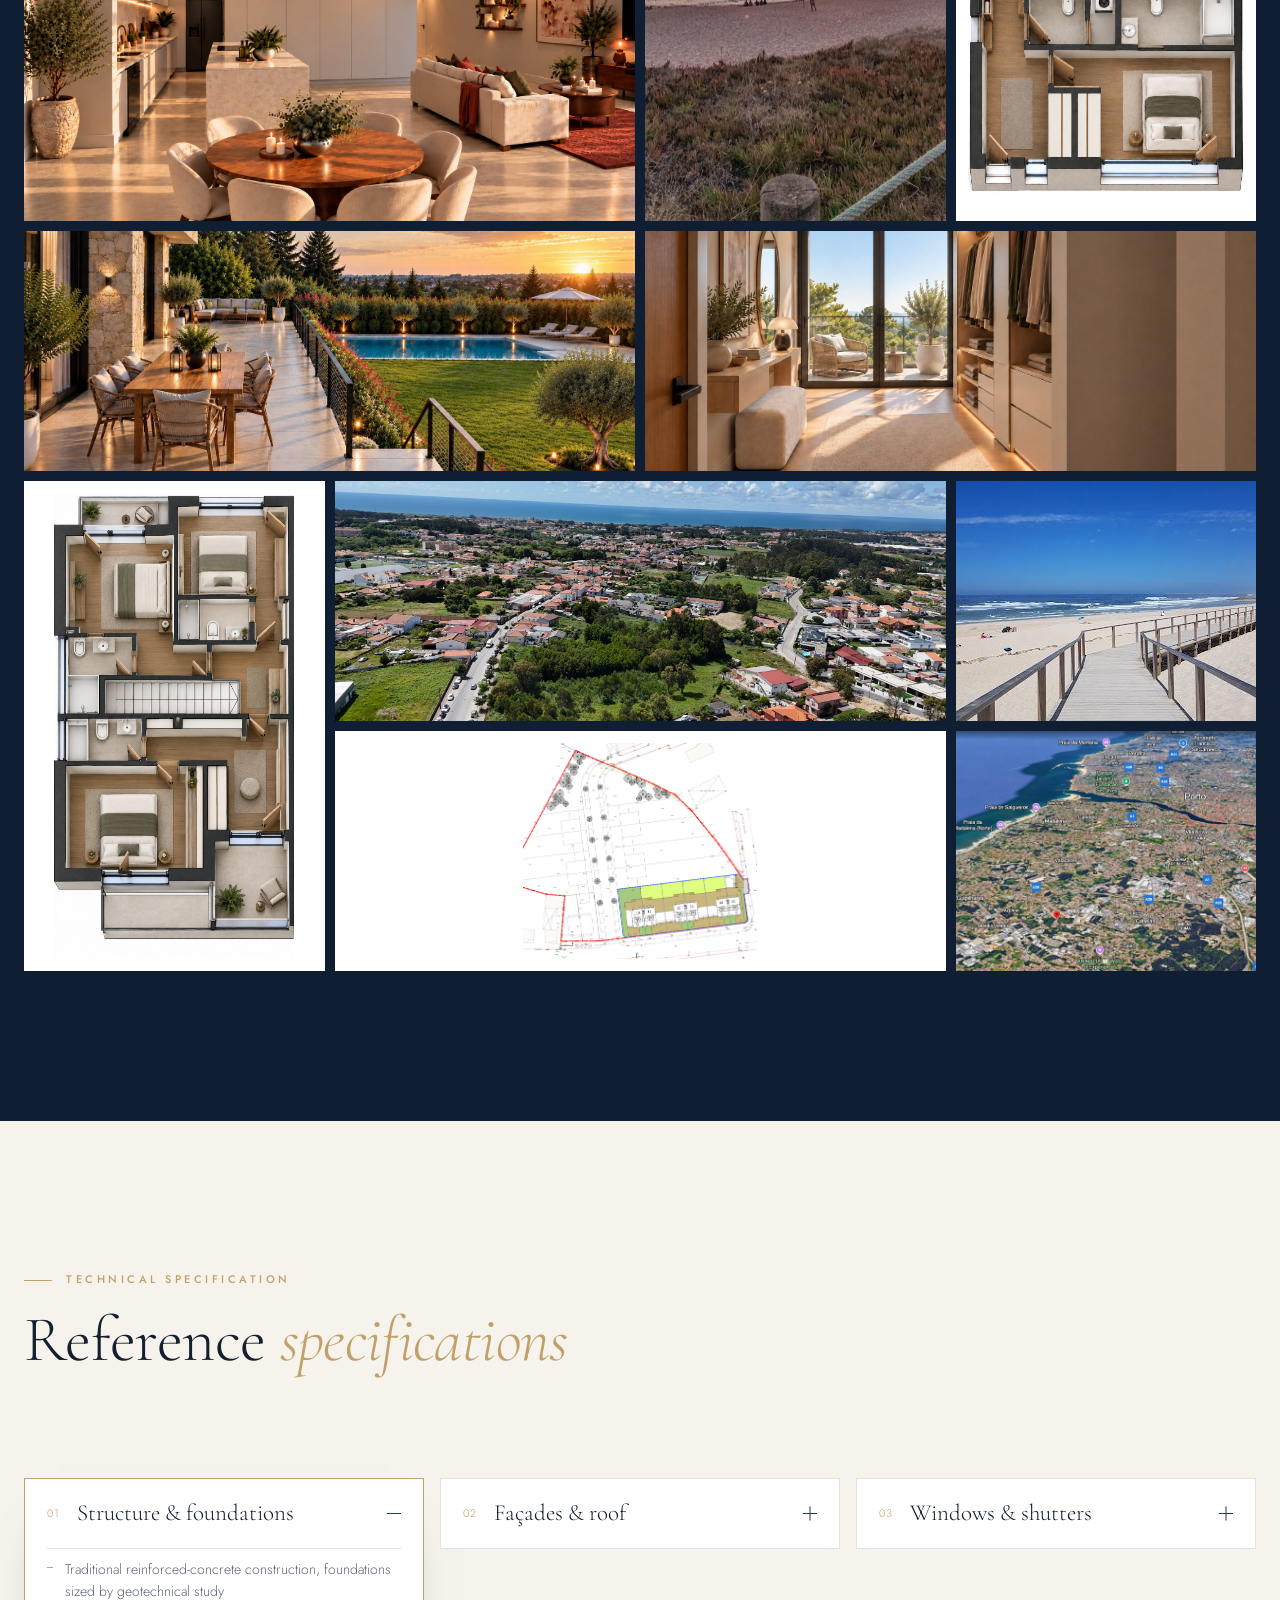
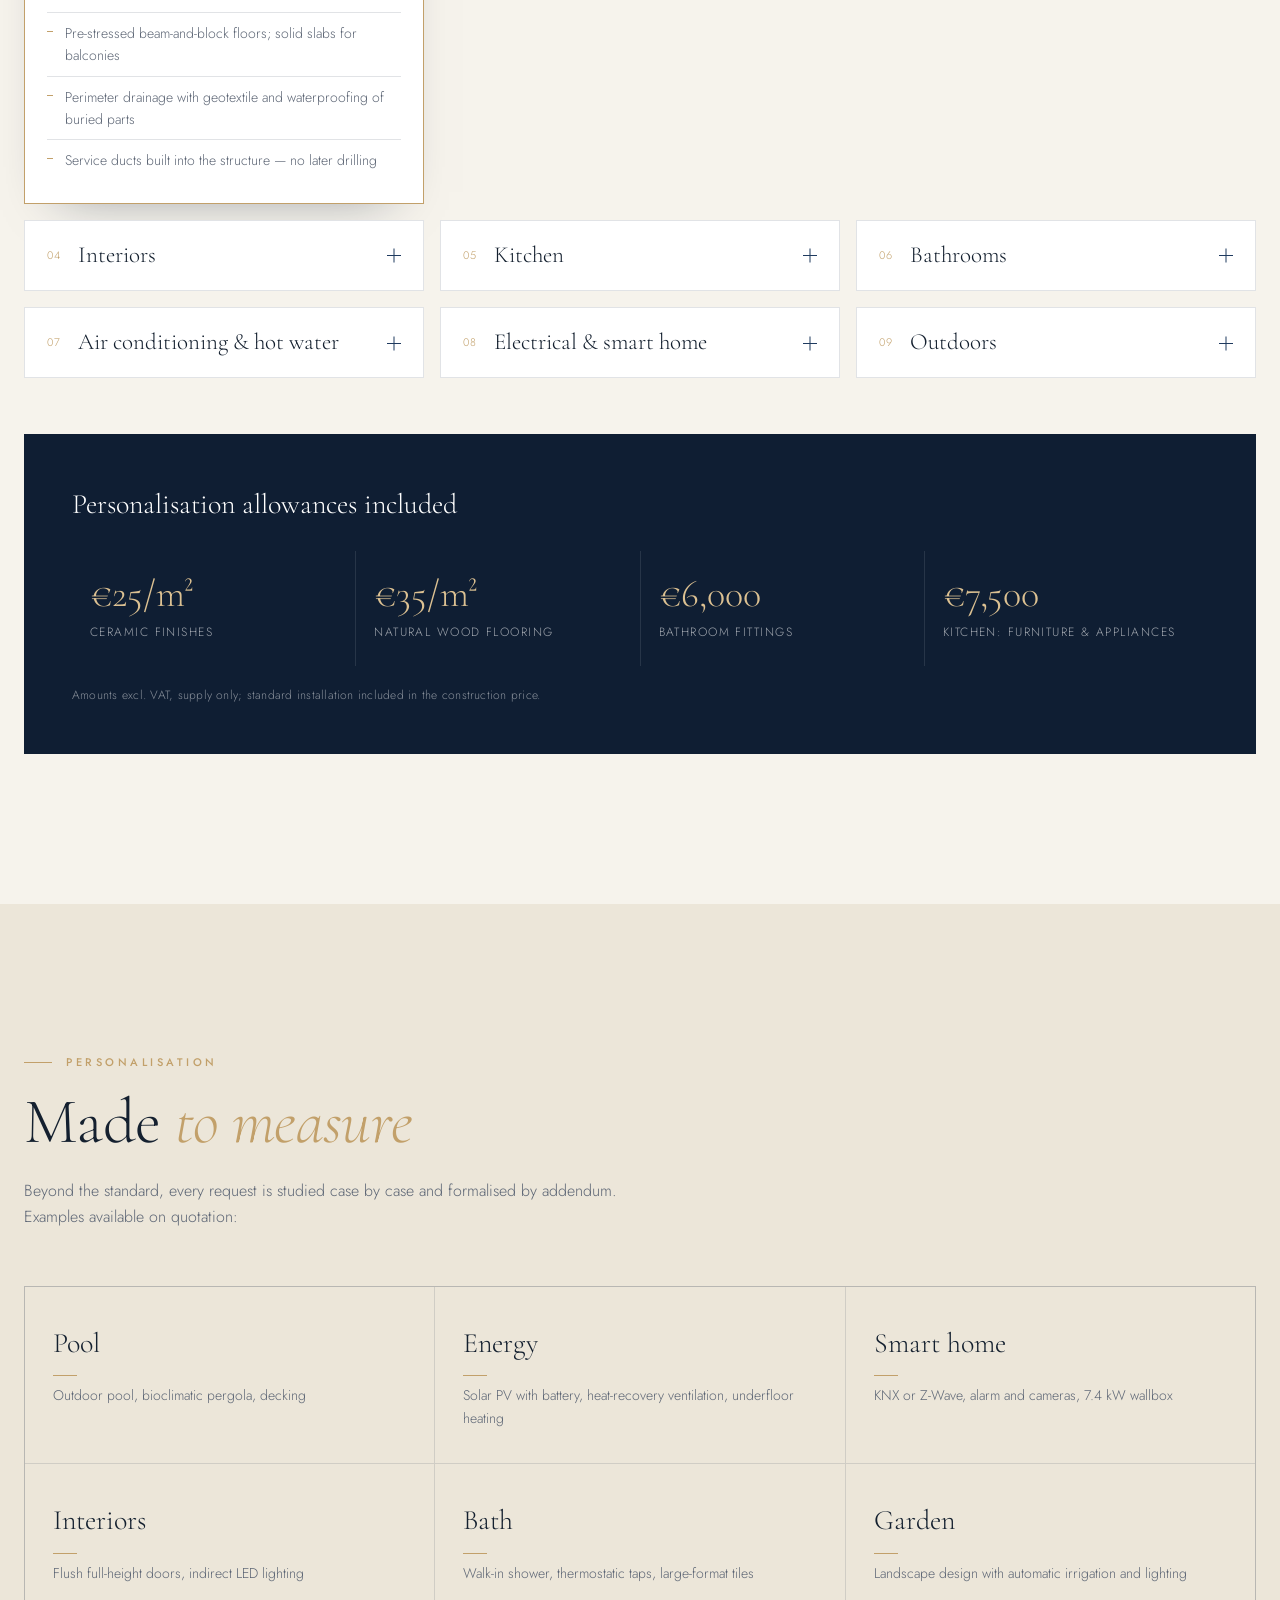
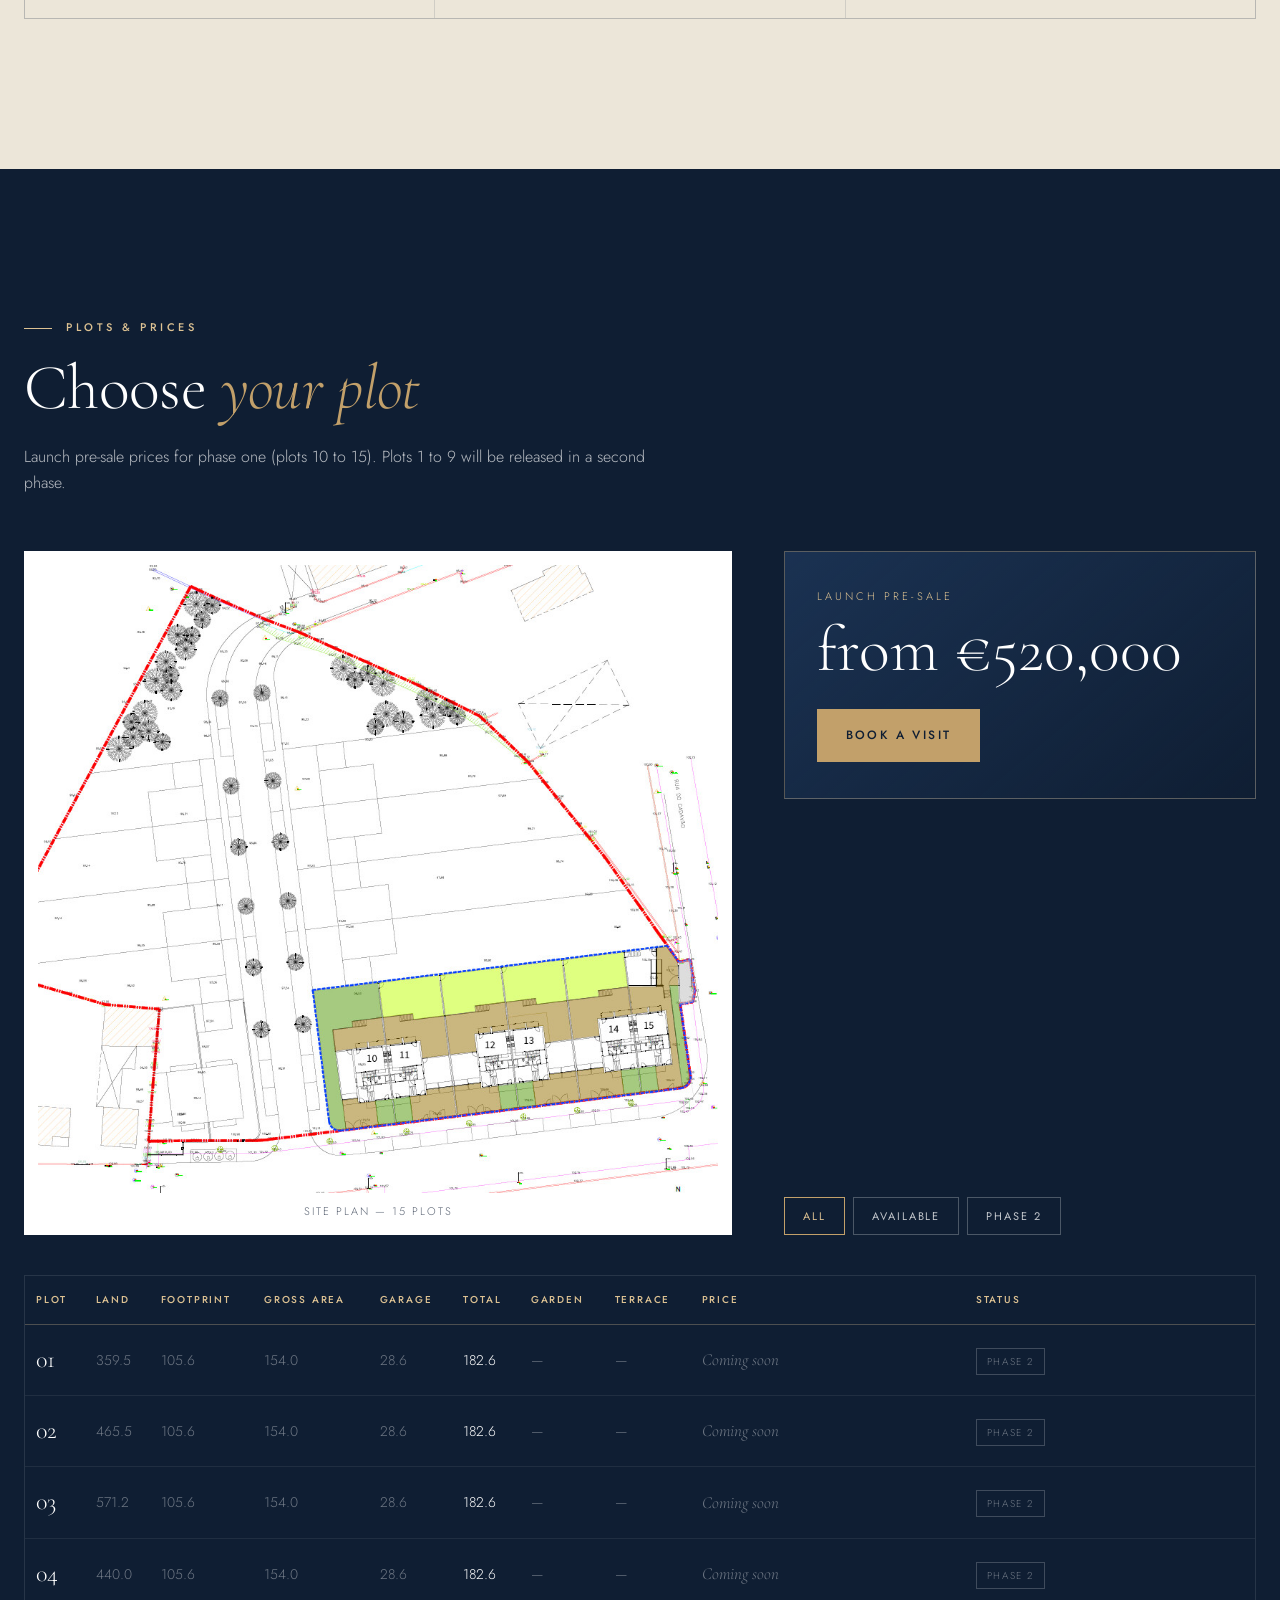
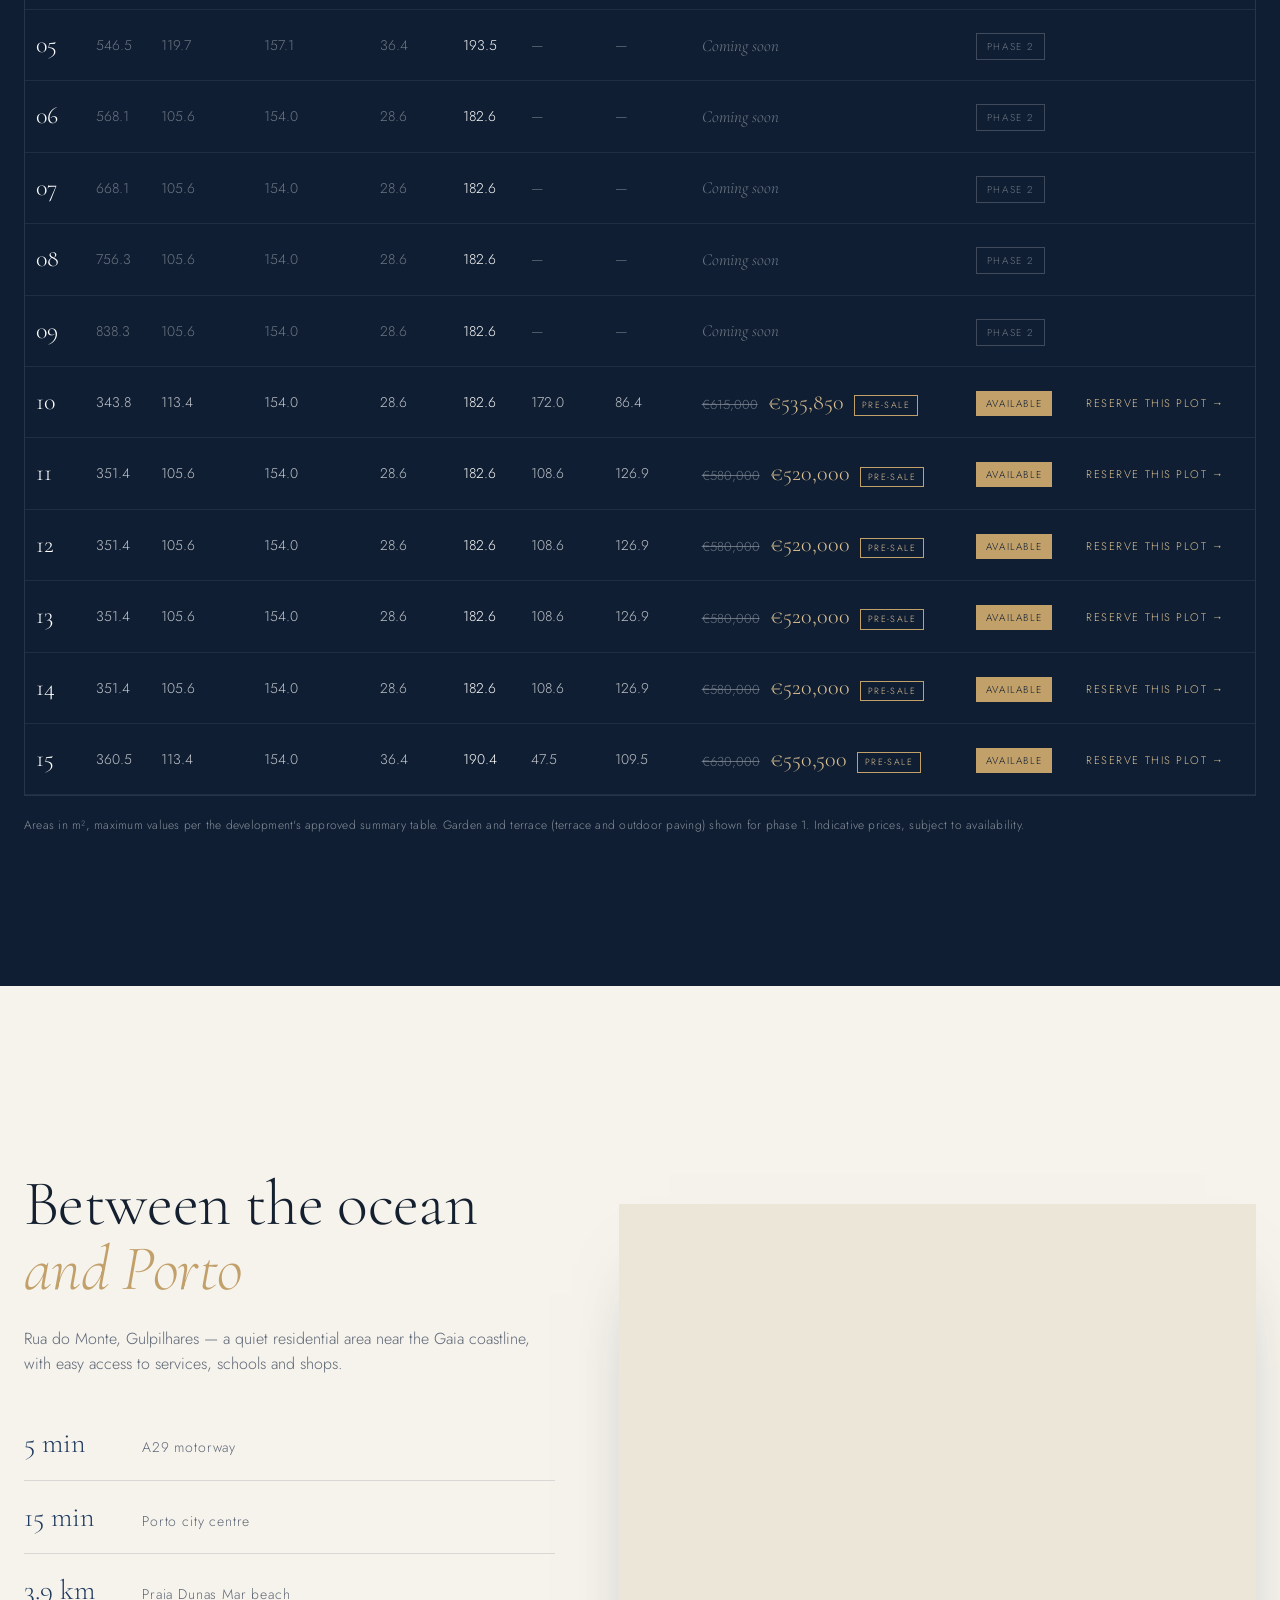
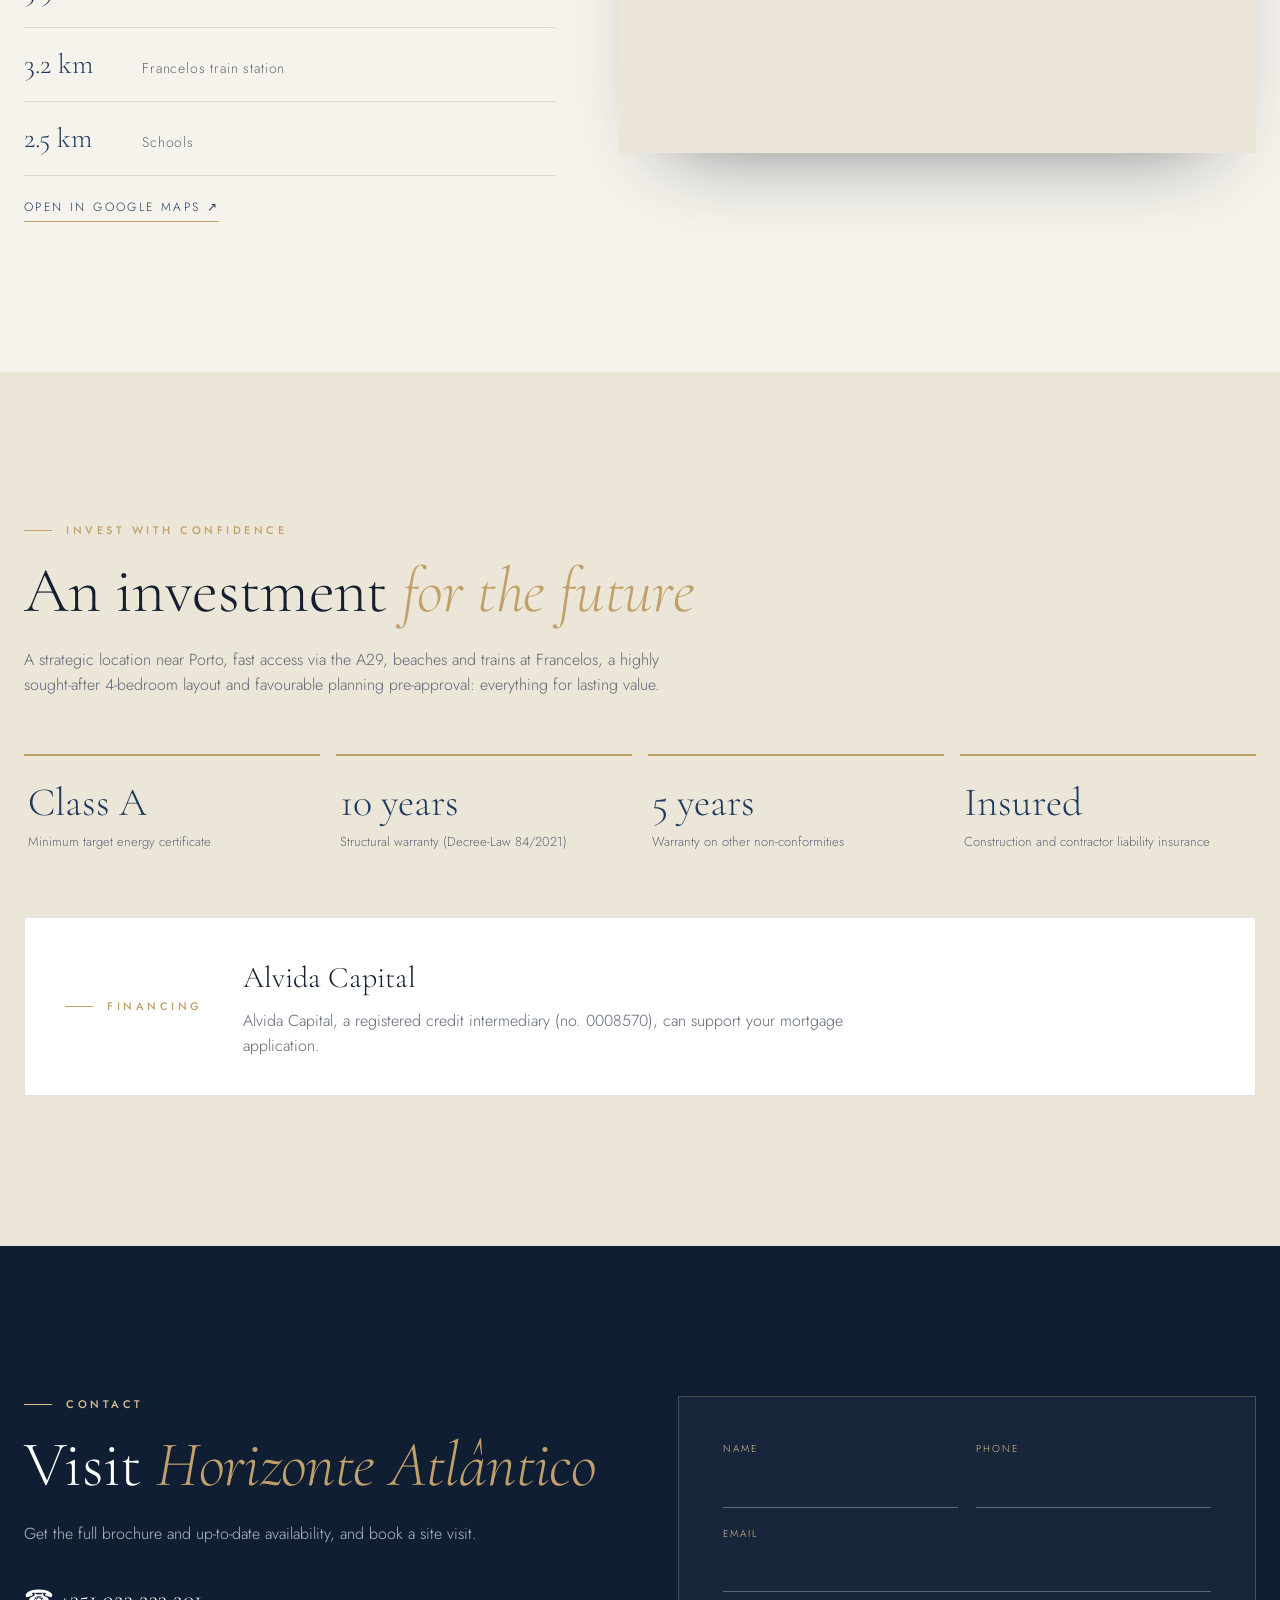
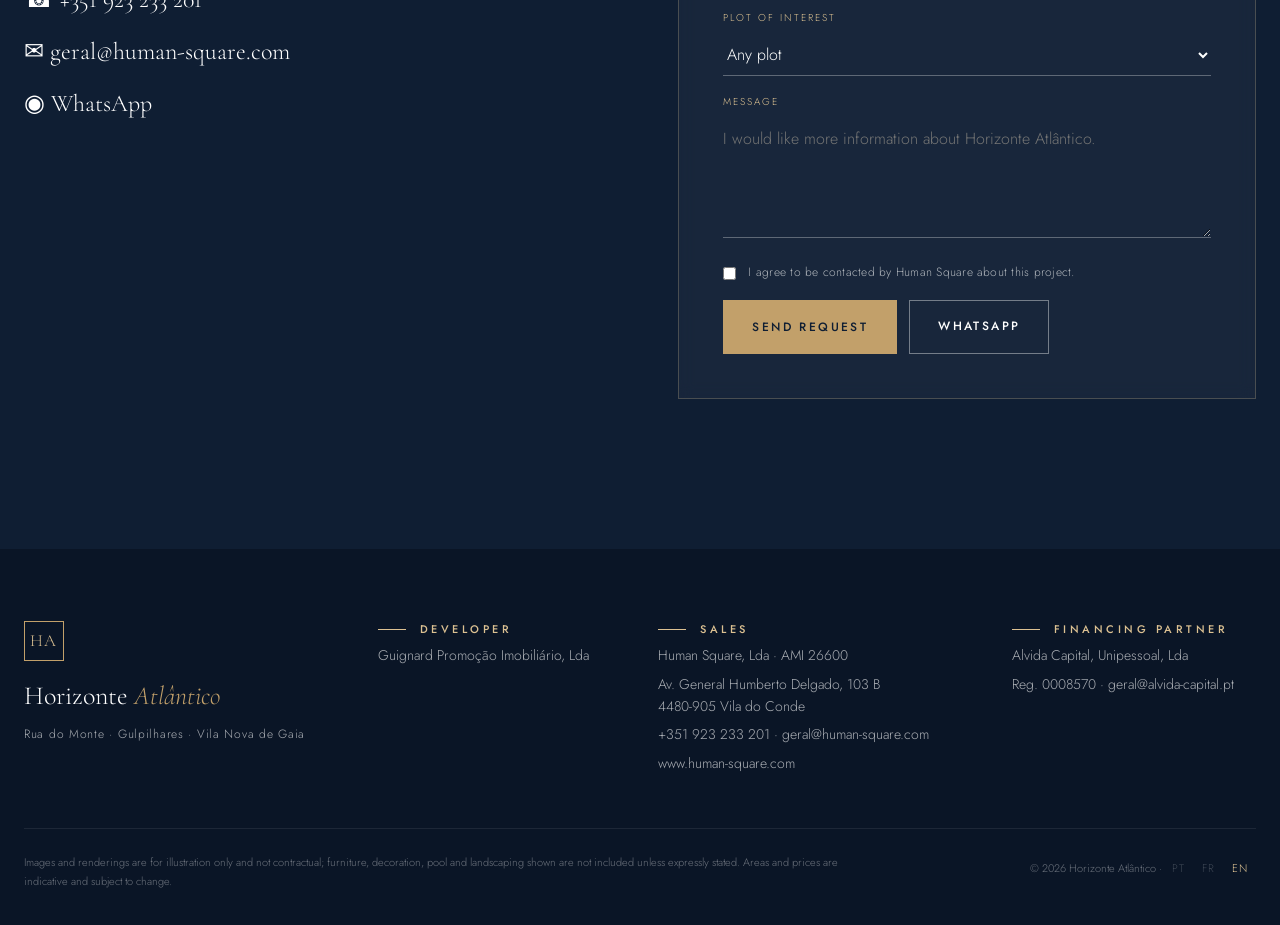
<file: wwwroot/horizonte/en/index.html>
<!doctype html>
<html lang="en">
<head>
<meta charset="utf-8" />
<meta name="viewport" content="width=device-width, initial-scale=1" />
<title>Horizonte Atlântico — 15 detached 4-bedroom villas in Gulpilhares, Vila Nova de Gaia</title>
<meta name="description" content="Horizonte Atlântico: 15 detached 4-bedroom villas in Gulpilhares, Gaia, minutes from the ocean and Porto. Private garden, double garage, energy class A. Pre-sale from €520,000." />
<link rel="canonical" href="https://www.horizonte-atlantico.com/en/" />
<link rel="alternate" hreflang="pt" href="https://www.horizonte-atlantico.com/" />
<link rel="alternate" hreflang="fr" href="https://www.horizonte-atlantico.com/fr/" />
<link rel="alternate" hreflang="en" href="https://www.horizonte-atlantico.com/en/" />
<link rel="alternate" hreflang="x-default" href="https://www.horizonte-atlantico.com/" />
<meta property="og:type" content="website" />
<meta property="og:title" content="Horizonte Atlântico — 15 detached 4-bedroom villas in Gulpilhares, Vila Nova de Gaia" />
<meta property="og:description" content="Horizonte Atlântico: 15 detached 4-bedroom villas in Gulpilhares, Gaia, minutes from the ocean and Porto. Private garden, double garage, energy class A. Pre-sale from €520,000." />
<meta property="og:image" content="https://www.horizonte-atlantico.com/img/og.jpg" />
<meta property="og:url" content="https://www.horizonte-atlantico.com/en/" />
<meta name="theme-color" content="#0f1e33" />
<link rel="icon" href="../favicon.svg" type="image/svg+xml" />
<link rel="preconnect" href="https://fonts.googleapis.com" />
<link rel="preconnect" href="https://fonts.gstatic.com" crossorigin />
<link href="https://fonts.googleapis.com/css2?family=Cormorant+Garamond:ital,wght@0,300;0,400;0,500;1,300;1,400&family=Jost:wght@300;400;500&display=swap" rel="stylesheet" />
<link rel="stylesheet" href="../assets/style.css" />
<script type="application/ld+json">{"@context": "https://schema.org", "@type": "Residence", "name": "Horizonte Atlântico", "description": "Horizonte Atlântico: 15 detached 4-bedroom villas in Gulpilhares, Gaia, minutes from the ocean and Porto. Private garden, double garage, energy class A. Pre-sale from €520,000.", "url": "https://www.horizonte-atlantico.com/en/", "image": "https://www.horizonte-atlantico.com/img/og.jpg", "address": {"@type": "PostalAddress", "streetAddress": "Rua do Monte", "addressLocality": "Gulpilhares, Vila Nova de Gaia", "addressRegion": "Porto", "addressCountry": "PT"}}</script>

</head>
<body>

<header class="nav" id="nav">
  <a class="brand" href="#top" aria-label="Horizonte Atlântico">
    <span class="brand-mark">HA</span><span class="brand-txt">Horizonte <em>Atlântico</em></span>
  </a>
  <nav class="menu" id="menu">
    <a href="#programa">The project</a>
    <a href="#moradia">The villa</a>
    <a href="#acabamentos">Specifications</a>
    <a href="#lotes">Plots &amp; prices</a>
    <a href="#localizacao">Location</a>
    <a href="#contact" class="menu-cta">Book a visit</a>
  </nav>
  <div class="langs"><a href="../" hreflang="pt" data-lang="pt">PT</a><a href="../fr/" hreflang="fr" data-lang="fr">FR</a><a href="../en/" hreflang="en" data-lang="en" class="on">EN</a></div>
  <button class="burger" id="burger" aria-label="Menu"><span></span><span></span></button>
</header>

<!-- HERO -->
<section class="hero" id="top">
  <div class="hero-bg"><img src="../img/duplex_entardecer.jpg" alt="Semi-detached villas at dusk" fetchpriority="high" /></div>
  <div class="hero-shade"></div>
  <div class="hero-in">
    <p class="kicker light">Gulpilhares · Vila Nova de Gaia</p>
    <h1 class="hero-t"><span>Horizonte</span><em>Atlântico</em></h1>
    <p class="hero-sub">15 detached 4-bedroom villas between the Atlantic and Porto. Private garden, double garage and energy class A.</p>
    <div class="hero-row">
      <div class="hero-price"><span>Launch pre-sale</span><strong>from €520,000</strong></div>
      <div class="hero-btns">
        <a class="btn btn-gold" href="#lotes">See available plots</a>
        <a class="btn btn-ghost" href="#contact">Request information</a>
      </div>
    </div>
  </div>
  <a class="scroll" href="#programa">Discover<i></i></a>
</section>

<!-- CHIFFRES -->
<section class="keys">
  <div class="wrap keys-in">
    <div class="k"><b>15</b><span>Detached villas</span></div>
    <div class="k"><b>4-bed</b><span>2 floors</span></div>
    <div class="k"><b>183–194</b><span>m² built</span></div>
    <div class="k"><b>344–838</b><span>m² plots</span></div>
    <div class="k"><b>A</b><span>Target energy class</span></div>
    <div class="k"><b>5 min</b><span>to the A29</span></div>
  </div>
</section>

<!-- PROGRAMME -->
<section class="sec" id="programa">
  <div class="wrap split">
    <div class="split-img reveal"><img src="../img/vista_whatsapp.jpg" alt="Suite with walk-in closet and outdoor access" loading="lazy" /><span class="badge">Favourable planning pre-approval (PIP) — Gaiurb</span></div>
    <div class="split-txt">
      <p class="kicker reveal">The project</p>
      <h2 class="h2 reveal">Live by the ocean,<br><em>15 minutes from Porto</em></h2>
      <p class="lead reveal">Horizonte Atlântico is a development of 15 detached villas on Rua do Monte, in the parish union of Gulpilhares and Valadares — an established residential area close to the Atlantic coast.</p>
      <p class="txt reveal">Set in terraces on a gentle slope, the villas offer privacy between neighbours and excellent sun exposure. An internal road with pavements and visitor parking connects to Rua do Monte and Rua de Cavadão.</p>
      <div class="pillars">
        <div class="pil reveal"><i>01</i><h3>High-performance envelope</h3><p>ETICS external insulation (U ≤ 0.35 W/m²K), thermally broken frames (Uw ≤ 1.4) and a fully waterproofed roof — what can&#x27;t be fixed after construction.</p></div>
        <div class="pil reveal"><i>02</i><h3>Ready to move in</h3><p>Reversible air conditioning, fitted kitchen, complete bathrooms, heat pump, electric shutters and a lawned garden. No mandatory extras.</p></div>
        <div class="pil reveal"><i>03</i><h3>Future-ready</h3><p>Pre-installed for solar PV, EV charging, home automation and structured cabling — no works needed later.</p></div>
        <div class="pil reveal"><i>04</i><h3>Noble materials</h3><p>Rectified 60×60 porcelain, natural wood flooring, granite worktops and Vila Real natural stone on the façade.</p></div>
      </div>
    </div>
  </div>
</section>

<!-- BANDEAU OCÉAN -->
<section class="band">
  <img class="band-img" src="../img/terreno_mar.jpg" alt="Aerial view of the site and the ocean" loading="lazy" />
  <div class="band-in reveal">
    <p class="kicker light">Location</p>
    <p class="band-t">Between the ocean <em>and Porto</em></p>
  </div>
</section>

<!-- VILLA -->
<section class="sec sec-cream" id="moradia">
  <div class="wrap">
    <div class="head">
      <p class="kicker reveal">The villa</p>
      <h2 class="h2 reveal">Designed for <em>family life</em></h2>
      <p class="txt reveal">One layout for all 15 plots, designed to maximise functionality, natural light and quality of life.</p>
    </div>
    <div class="tabs reveal" role="tablist">
      <button class="tab on" data-tab="rc" role="tab">Ground floor</button>
      <button class="tab" data-tab="p1" role="tab">First floor</button>
    </div>
    <div class="plan-wrap reveal">
      <div class="plan" data-pane="rc">
        <figure class="plan-img" data-i="4"><img src="../img/planta_3d_b.jpg" alt="Ground floor plan" loading="lazy" /></figure>
        <ul class="plan-list"><li><span class="pl-l">Open-plan living room and kitchen</span><span class="pl-a">32.6 m²</span></li><li><span class="pl-l">En-suite bedroom (ground floor)</span><span class="pl-a">17.2 m²</span></li><li><span class="pl-l">Entrance hall</span><span class="pl-a">9.8 m²</span></li><li><span class="pl-l">Guest WC</span><span class="pl-a">3.4 m²</span></li><li><span class="pl-l">Double garage</span><span class="pl-a">28.6 to 47.2 m²</span></li><li><span class="pl-l">Storage / laundry</span></li><li><span class="pl-l">Access to the private garden</span></li></ul>
      </div>
      <div class="plan" data-pane="p1" hidden>
        <figure class="plan-img" data-i="6"><img src="../img/planta_3d_a.jpg" alt="First floor plan" loading="lazy" /></figure>
        <ul class="plan-list"><li><span class="pl-l">Suite 1, master with walk-in wardrobe</span><span class="pl-a">26.9 m²</span></li><li><span class="pl-l">Suite 2</span><span class="pl-a">17.8 m²</span></li><li><span class="pl-l">Suite 3</span><span class="pl-a">14.5 m²</span></li><li><span class="pl-l">Landing</span><span class="pl-a">3.9 m²</span></li><li><span class="pl-l">Suite 2 balcony</span><span class="pl-a">4.4 m²</span></li><li><span class="pl-l">Suite 1 balcony</span><span class="pl-a">2.4 m²</span></li></ul>
      </div>
    </div>
    <p class="note">Floor plans for illustration. The villas are built on two floors above ground, with no basement.</p>
  </div>
</section>

<!-- GALERIE -->
<section class="sec sec-navy" id="galeria">
  <div class="wrap">
    <div class="head head-row">
      <div>
        <p class="kicker light reveal">Gallery</p>
        <h2 class="h2 light reveal">Quality <em>in every detail</em></h2>
      </div>
      <button class="btn btn-ghost reveal" data-open="0">See all images →</button>
    </div>
    <div class="gal"><figure class="gi g-wide reveal" data-i="0"><img src="../img/duplex_entardecer.jpg" alt="Semi-detached villas at dusk" loading="lazy" /></figure><figure class="gi g-tall reveal" data-i="1"><img src="../img/praia_gaia.jpg" alt="Sunset on the beaches of Gaia" loading="lazy" /></figure><figure class="gi g-wide reveal" data-i="2"><img src="../img/sala_cozinha_dourada.jpg" alt="Open-plan living room and kitchen" loading="lazy" /></figure><figure class="gi g-wide reveal" data-i="3"><img src="../img/terraco_por_do_sol.jpg" alt="Terrace overlooking the garden and pool at sunset" loading="lazy" /></figure><figure class="gi g-plan g-tall reveal" data-i="4"><img src="../img/planta_3d_b.jpg" alt="Ground floor plan" loading="lazy" /></figure><figure class="gi g-wide reveal" data-i="5"><img src="../img/vista_whatsapp.jpg" alt="Suite with walk-in closet and outdoor access" loading="lazy" /></figure><figure class="gi g-plan g-tall reveal" data-i="6"><img src="../img/planta_3d_a.jpg" alt="First floor plan" loading="lazy" /></figure><figure class="gi g-wide reveal" data-i="7"><img src="../img/terreno_mar.jpg" alt="Aerial view of the site and the ocean" loading="lazy" /></figure><figure class="gi  reveal" data-i="8"><img src="../img/praias_gaia.jpg" alt="Boardwalks and beaches of Vila Nova de Gaia" loading="lazy" /></figure><figure class="gi g-plan g-wide reveal" data-i="9"><img src="../img/implantacao.jpg" alt="Site plan" loading="lazy" /></figure><figure class="gi  reveal" data-i="10"><img src="../img/localizacao.jpg" alt="Gulpilhares location" loading="lazy" /></figure></div>
  </div>
</section>

<!-- PRESTATIONS -->
<section class="sec" id="acabamentos">
  <div class="wrap">
    <div class="head">
      <p class="kicker reveal">Technical specification</p>
      <h2 class="h2 reveal">Reference <em>specifications</em></h2>
      <p class="txt reveal">A single specification, identical for all 15 villas, signed by the developer and Human Square.</p>
    </div>
    <div class="specs"><details class="spec reveal" open><summary><span class="spec-n">01</span><span class="spec-t">Structure &amp; foundations</span><span class="spec-i"></span></summary><ul><li>Traditional reinforced-concrete construction, foundations sized by geotechnical study</li><li>Pre-stressed beam-and-block floors; solid slabs for balconies</li><li>Perimeter drainage with geotextile and waterproofing of buried parts</li><li>Service ducts built into the structure — no later drilling</li></ul></details><details class="spec reveal"><summary><span class="spec-n">02</span><span class="spec-t">Façades &amp; roof</span><span class="spec-i"></span></summary><ul><li>Double brick walls + ETICS external insulation, U ≤ 0.35 W/m²K</li><li>Vila Real natural stone cladding (2 cm) on the street-side ground floor</li><li>Flat roof with XPS insulation, two-layer membrane and gravel protection</li><li>Roof prepared for solar PV / solar thermal panels</li></ul></details><details class="spec reveal"><summary><span class="spec-n">03</span><span class="spec-t">Windows &amp; shutters</span><span class="spec-i"></span></summary><ul><li>Thermally broken aluminium, RAL 7016, Uw ≤ 1.4 W/m²K</li><li>Low-E double glazing with solar control; laminated glass on full-height frames</li><li>Motorised aluminium roller shutters, per-room control</li><li>Multi-point security front door; motorised sectional garage door</li></ul></details><details class="spec reveal"><summary><span class="spec-n">04</span><span class="spec-t">Interiors</span><span class="spec-i"></span></summary><ul><li>Rectified 60×60 porcelain: hall, kitchen, bathrooms, laundry</li><li>Engineered flooring with natural wood veneer: living room, hallways, bedrooms</li><li>Suspended ceilings with shadow gap and curtain recess</li><li>White lacquered doors, built-in wardrobes with soft-close</li></ul></details><details class="spec reveal"><summary><span class="spec-n">05</span><span class="spec-t">Kitchen</span><span class="spec-i"></span></summary><ul><li>19 mm moisture-resistant MDF units, white lacquered fronts, Blum-type hardware</li><li>Granite worktop or equivalent</li><li>Hob, oven, hood, microwave, fridge-freezer and dishwasher</li><li>Central island where shown on plan</li></ul></details><details class="spec reveal"><summary><span class="spec-n">06</span><span class="spec-t">Bathrooms</span><span class="spec-i"></span></summary><ul><li>Fully equipped: wall-hung sanitaryware, shower, vanity units, mirrors, screens</li><li>Full-height wall tiling</li><li>Liquid waterproofing under shower areas</li><li>Personalised selection at partner showroom</li></ul></details><details class="spec reveal"><summary><span class="spec-n">07</span><span class="spec-t">Air conditioning &amp; hot water</span><span class="spec-i"></span></summary><ul><li>Reversible Multi-Split Inverter A/C in living room and bedrooms (Daikin, Mitsubishi, Panasonic or equiv.)</li><li>Hot water by A+ heat pump (200 L)</li><li>Mechanical extraction in wet rooms</li><li>Minimum energy class A targeted</li></ul></details><details class="spec reveal"><summary><span class="spec-n">08</span><span class="spec-t">Electrical &amp; smart home</span><span class="spec-i"></span></summary><ul><li>13.8 kVA three-phase installation, panel with 20% spare capacity</li><li>IP video intercom with night-vision camera</li><li>Fibre optic, RJ45 sockets in living room and every bedroom</li><li>Pre-installed: solar PV, EV charger, home automation and 3 camera conduits</li></ul></details><details class="spec reveal"><summary><span class="spec-n">09</span><span class="spec-t">Outdoors</span><span class="spec-i"></span></summary><ul><li>Natural granite 10×10 paving for access and parking</li><li>60×60 non-slip porcelain terrace (choice of 5 models)</li><li>Levelled lawned garden, Photinia ‘Red Robin’ hedge</li><li>RAL 7016 boundary walls for 2 m of privacy</li></ul></details></div>
    <div class="buds reveal">
      <p class="buds-t">Personalisation allowances included</p>
      <div class="buds-g"><div class="bud"><div class="bud-v">€25/m²</div><div class="bud-l">Ceramic finishes</div></div><div class="bud"><div class="bud-v">€35/m²</div><div class="bud-l">Natural wood flooring</div></div><div class="bud"><div class="bud-v">€6,000</div><div class="bud-l">Bathroom fittings</div></div><div class="bud"><div class="bud-v">€7,500</div><div class="bud-l">Kitchen: furniture &amp; appliances</div></div></div>
      <p class="note">Amounts excl. VAT, supply only; standard installation included in the construction price.</p>
    </div>
  </div>
</section>

<!-- OPTIONS -->
<section class="sec sec-cream">
  <div class="wrap">
    <div class="head">
      <p class="kicker reveal">Personalisation</p>
      <h2 class="h2 reveal">Made <em>to measure</em></h2>
      <p class="txt reveal">Beyond the standard, every request is studied case by case and formalised by addendum. Examples available on quotation:</p>
    </div>
    <div class="opts"><div class="opt reveal"><div class="opt-t">Pool</div><div class="opt-d">Outdoor pool, bioclimatic pergola, decking</div></div><div class="opt reveal"><div class="opt-t">Energy</div><div class="opt-d">Solar PV with battery, heat-recovery ventilation, underfloor heating</div></div><div class="opt reveal"><div class="opt-t">Smart home</div><div class="opt-d">KNX or Z-Wave, alarm and cameras, 7.4 kW wallbox</div></div><div class="opt reveal"><div class="opt-t">Interiors</div><div class="opt-d">Flush full-height doors, indirect LED lighting</div></div><div class="opt reveal"><div class="opt-t">Bath</div><div class="opt-d">Walk-in shower, thermostatic taps, large-format tiles</div></div><div class="opt reveal"><div class="opt-t">Garden</div><div class="opt-d">Landscape design with automatic irrigation and lighting</div></div></div>
  </div>
</section>

<!-- LOTS -->
<section class="sec sec-navy" id="lotes">
  <div class="wrap">
    <div class="head">
      <p class="kicker light reveal">Plots &amp; prices</p>
      <h2 class="h2 light reveal">Choose <em>your plot</em></h2>
      <p class="txt light reveal">Launch pre-sale prices for phase one (plots 10 to 15). Plots 1 to 9 will be released in a second phase.</p>
    </div>
    <div class="lots-grid">
      <figure class="lots-plan reveal" data-i="9"><img src="../img/implantacao.jpg" alt="Site plan" loading="lazy" /><figcaption>Site plan — 15 plots</figcaption></figure>
      <div class="lots-side reveal">
        <div class="presale">
          <span>Launch pre-sale</span>
          <strong>from €520,000</strong>
          <a class="btn btn-gold" href="#contact">Book a visit</a>
        </div>
        <div class="filters">
          <button class="flt on" data-f="all">All</button>
          <button class="flt" data-f="avail">Available</button>
          <button class="flt" data-f="soon">Phase 2</button>
        </div>
      </div>
    </div>
    <div class="tbl-wrap reveal">
      <table class="tbl" id="lots">
        <thead><tr><th>Plot</th><th>Land</th><th>Footprint</th><th>Gross area</th><th>Garage</th><th>Total</th><th>Garden</th><th>Terrace</th><th>Price</th><th>Status</th><th></th></tr></thead>
        <tbody>
<tr class="is-soon" data-state="soon"><td class="c-lot">01</td><td data-l="Land">359.5</td><td data-l="Footprint">105.6</td><td data-l="Gross area">154.0</td><td data-l="Garage">28.6</td><td data-l="Total" class="c-tot">182.6</td><td data-l="Garden">—</td><td data-l="Terrace">—</td><td data-l="Price" class="c-price"><span class="p-soon">Coming soon</span></td><td data-l="Status"><span class="st st-soon">Phase 2</span></td><td class="c-cta"></td></tr>
<tr class="is-soon" data-state="soon"><td class="c-lot">02</td><td data-l="Land">465.5</td><td data-l="Footprint">105.6</td><td data-l="Gross area">154.0</td><td data-l="Garage">28.6</td><td data-l="Total" class="c-tot">182.6</td><td data-l="Garden">—</td><td data-l="Terrace">—</td><td data-l="Price" class="c-price"><span class="p-soon">Coming soon</span></td><td data-l="Status"><span class="st st-soon">Phase 2</span></td><td class="c-cta"></td></tr>
<tr class="is-soon" data-state="soon"><td class="c-lot">03</td><td data-l="Land">571.2</td><td data-l="Footprint">105.6</td><td data-l="Gross area">154.0</td><td data-l="Garage">28.6</td><td data-l="Total" class="c-tot">182.6</td><td data-l="Garden">—</td><td data-l="Terrace">—</td><td data-l="Price" class="c-price"><span class="p-soon">Coming soon</span></td><td data-l="Status"><span class="st st-soon">Phase 2</span></td><td class="c-cta"></td></tr>
<tr class="is-soon" data-state="soon"><td class="c-lot">04</td><td data-l="Land">440.0</td><td data-l="Footprint">105.6</td><td data-l="Gross area">154.0</td><td data-l="Garage">28.6</td><td data-l="Total" class="c-tot">182.6</td><td data-l="Garden">—</td><td data-l="Terrace">—</td><td data-l="Price" class="c-price"><span class="p-soon">Coming soon</span></td><td data-l="Status"><span class="st st-soon">Phase 2</span></td><td class="c-cta"></td></tr>
<tr class="is-soon" data-state="soon"><td class="c-lot">05</td><td data-l="Land">546.5</td><td data-l="Footprint">119.7</td><td data-l="Gross area">157.1</td><td data-l="Garage">36.4</td><td data-l="Total" class="c-tot">193.5</td><td data-l="Garden">—</td><td data-l="Terrace">—</td><td data-l="Price" class="c-price"><span class="p-soon">Coming soon</span></td><td data-l="Status"><span class="st st-soon">Phase 2</span></td><td class="c-cta"></td></tr>
<tr class="is-soon" data-state="soon"><td class="c-lot">06</td><td data-l="Land">568.1</td><td data-l="Footprint">105.6</td><td data-l="Gross area">154.0</td><td data-l="Garage">28.6</td><td data-l="Total" class="c-tot">182.6</td><td data-l="Garden">—</td><td data-l="Terrace">—</td><td data-l="Price" class="c-price"><span class="p-soon">Coming soon</span></td><td data-l="Status"><span class="st st-soon">Phase 2</span></td><td class="c-cta"></td></tr>
<tr class="is-soon" data-state="soon"><td class="c-lot">07</td><td data-l="Land">668.1</td><td data-l="Footprint">105.6</td><td data-l="Gross area">154.0</td><td data-l="Garage">28.6</td><td data-l="Total" class="c-tot">182.6</td><td data-l="Garden">—</td><td data-l="Terrace">—</td><td data-l="Price" class="c-price"><span class="p-soon">Coming soon</span></td><td data-l="Status"><span class="st st-soon">Phase 2</span></td><td class="c-cta"></td></tr>
<tr class="is-soon" data-state="soon"><td class="c-lot">08</td><td data-l="Land">756.3</td><td data-l="Footprint">105.6</td><td data-l="Gross area">154.0</td><td data-l="Garage">28.6</td><td data-l="Total" class="c-tot">182.6</td><td data-l="Garden">—</td><td data-l="Terrace">—</td><td data-l="Price" class="c-price"><span class="p-soon">Coming soon</span></td><td data-l="Status"><span class="st st-soon">Phase 2</span></td><td class="c-cta"></td></tr>
<tr class="is-soon" data-state="soon"><td class="c-lot">09</td><td data-l="Land">838.3</td><td data-l="Footprint">105.6</td><td data-l="Gross area">154.0</td><td data-l="Garage">28.6</td><td data-l="Total" class="c-tot">182.6</td><td data-l="Garden">—</td><td data-l="Terrace">—</td><td data-l="Price" class="c-price"><span class="p-soon">Coming soon</span></td><td data-l="Status"><span class="st st-soon">Phase 2</span></td><td class="c-cta"></td></tr>
<tr class="is-avail" data-state="avail"><td class="c-lot">10</td><td data-l="Land">343.8</td><td data-l="Footprint">113.4</td><td data-l="Gross area">154.0</td><td data-l="Garage">28.6</td><td data-l="Total" class="c-tot">182.6</td><td data-l="Garden">172.0</td><td data-l="Terrace">86.4</td><td data-l="Price" class="c-price"><span class="p-old">€615,000</span><span class="p-new">€535,850</span><span class="p-tag">Pre-sale</span></td><td data-l="Status"><span class="st st-on">Available</span></td><td class="c-cta"><a href="#contact" class="lot-cta" data-lot="10">Reserve this plot →</a></td></tr>
<tr class="is-avail" data-state="avail"><td class="c-lot">11</td><td data-l="Land">351.4</td><td data-l="Footprint">105.6</td><td data-l="Gross area">154.0</td><td data-l="Garage">28.6</td><td data-l="Total" class="c-tot">182.6</td><td data-l="Garden">108.6</td><td data-l="Terrace">126.9</td><td data-l="Price" class="c-price"><span class="p-old">€580,000</span><span class="p-new">€520,000</span><span class="p-tag">Pre-sale</span></td><td data-l="Status"><span class="st st-on">Available</span></td><td class="c-cta"><a href="#contact" class="lot-cta" data-lot="11">Reserve this plot →</a></td></tr>
<tr class="is-avail" data-state="avail"><td class="c-lot">12</td><td data-l="Land">351.4</td><td data-l="Footprint">105.6</td><td data-l="Gross area">154.0</td><td data-l="Garage">28.6</td><td data-l="Total" class="c-tot">182.6</td><td data-l="Garden">108.6</td><td data-l="Terrace">126.9</td><td data-l="Price" class="c-price"><span class="p-old">€580,000</span><span class="p-new">€520,000</span><span class="p-tag">Pre-sale</span></td><td data-l="Status"><span class="st st-on">Available</span></td><td class="c-cta"><a href="#contact" class="lot-cta" data-lot="12">Reserve this plot →</a></td></tr>
<tr class="is-avail" data-state="avail"><td class="c-lot">13</td><td data-l="Land">351.4</td><td data-l="Footprint">105.6</td><td data-l="Gross area">154.0</td><td data-l="Garage">28.6</td><td data-l="Total" class="c-tot">182.6</td><td data-l="Garden">108.6</td><td data-l="Terrace">126.9</td><td data-l="Price" class="c-price"><span class="p-old">€580,000</span><span class="p-new">€520,000</span><span class="p-tag">Pre-sale</span></td><td data-l="Status"><span class="st st-on">Available</span></td><td class="c-cta"><a href="#contact" class="lot-cta" data-lot="13">Reserve this plot →</a></td></tr>
<tr class="is-avail" data-state="avail"><td class="c-lot">14</td><td data-l="Land">351.4</td><td data-l="Footprint">105.6</td><td data-l="Gross area">154.0</td><td data-l="Garage">28.6</td><td data-l="Total" class="c-tot">182.6</td><td data-l="Garden">108.6</td><td data-l="Terrace">126.9</td><td data-l="Price" class="c-price"><span class="p-old">€580,000</span><span class="p-new">€520,000</span><span class="p-tag">Pre-sale</span></td><td data-l="Status"><span class="st st-on">Available</span></td><td class="c-cta"><a href="#contact" class="lot-cta" data-lot="14">Reserve this plot →</a></td></tr>
<tr class="is-avail" data-state="avail"><td class="c-lot">15</td><td data-l="Land">360.5</td><td data-l="Footprint">113.4</td><td data-l="Gross area">154.0</td><td data-l="Garage">36.4</td><td data-l="Total" class="c-tot">190.4</td><td data-l="Garden">47.5</td><td data-l="Terrace">109.5</td><td data-l="Price" class="c-price"><span class="p-old">€630,000</span><span class="p-new">€550,500</span><span class="p-tag">Pre-sale</span></td><td data-l="Status"><span class="st st-on">Available</span></td><td class="c-cta"><a href="#contact" class="lot-cta" data-lot="15">Reserve this plot →</a></td></tr>
        </tbody>
      </table>
    </div>
    <p class="note light">Areas in m², maximum values per the development&#x27;s approved summary table. Garden and terrace (terrace and outdoor paving) shown for phase 1. Indicative prices, subject to availability.</p>
  </div>
</section>

<!-- LOCALISATION -->
<section class="sec" id="localizacao">
  <div class="wrap loc">
    <div class="loc-txt">
      <p class="kicker reveal">Location</p>
      <h2 class="h2 reveal">Between the ocean <em>and Porto</em></h2>
      <p class="txt reveal">Rua do Monte, Gulpilhares — a quiet residential area near the Gaia coastline, with easy access to services, schools and shops.</p>
      <ul class="loc-list reveal"><li><span class="loc-v">5 min</span><span class="loc-l">A29 motorway</span></li><li><span class="loc-v">15 min</span><span class="loc-l">Porto city centre</span></li><li><span class="loc-v">3.9 km</span><span class="loc-l">Praia Dunas Mar beach</span></li><li><span class="loc-v">3.2 km</span><span class="loc-l">Francelos train station</span></li><li><span class="loc-v">2.5 km</span><span class="loc-l">Schools</span></li></ul>
      <a class="link reveal" href="https://www.google.com/maps/search/?api=1&query=Rua+do+Monte+845+Gulpilhares+Vila+Nova+de+Gaia" target="_blank" rel="noopener">Open in Google Maps ↗</a>
    </div>
    <div class="loc-map reveal">
      <iframe title="Google Maps" src="https://www.google.com/maps?q=Rua%20do%20Monte%20845%2C%204405%20Gulpilhares%2C%20Vila%20Nova%20de%20Gaia&z=14&output=embed" loading="lazy" referrerpolicy="no-referrer-when-downgrade"></iframe>
    </div>
  </div>
</section>

<!-- INVESTIR -->
<section class="sec sec-cream">
  <div class="wrap">
    <div class="head">
      <p class="kicker reveal">Invest with confidence</p>
      <h2 class="h2 reveal">An investment <em>for the future</em></h2>
      <p class="txt reveal">A strategic location near Porto, fast access via the A29, beaches and trains at Francelos, a highly sought-after 4-bedroom layout and favourable planning pre-approval: everything for lasting value.</p>
    </div>
    <div class="guar"><div class="g reveal"><div class="g-v">Class A</div><div class="g-l">Minimum target energy certificate</div></div><div class="g reveal"><div class="g-v">10 years</div><div class="g-l">Structural warranty (Decree-Law 84/2021)</div></div><div class="g reveal"><div class="g-v">5 years</div><div class="g-l">Warranty on other non-conformities</div></div><div class="g reveal"><div class="g-v">Insured</div><div class="g-l">Construction and contractor liability insurance</div></div></div>
    <div class="fin reveal"><p class="kicker">Financing</p><p class="fin-n">Alvida Capital</p><p class="txt">Alvida Capital, a registered credit intermediary (no. 0008570), can support your mortgage application.</p></div>
  </div>
</section>

<!-- CONTACT -->
<section class="contact" id="contact">
  <div class="wrap contact-in">
    <div class="contact-txt">
      <p class="kicker light reveal">Contact</p>
      <h2 class="h2 light reveal">Visit <em>Horizonte Atlântico</em></h2>
      <p class="txt light reveal">Get the full brochure and up-to-date availability, and book a site visit.</p>
      <div class="direct reveal">
        <a href="tel:+351923233201">☎ +351 923 233 201</a>
        <a href="mailto:geral@human-square.com">✉ geral@human-square.com</a>
        <a href="https://wa.me/351923233201" target="_blank" rel="noopener">◉ WhatsApp</a>
      </div>
    </div>
    <form class="form reveal" id="form" novalidate>
      <div class="f2">
        <label><span>Name</span><input name="name" required autocomplete="name" /></label>
        <label><span>Phone</span><input name="phone" type="tel" autocomplete="tel" /></label>
      </div>
      <label><span>Email</span><input name="email" type="email" required autocomplete="email" /></label>
      <label><span>Plot of interest</span><select name="lot" id="f-lot"><option value="">Any plot</option><option value="10">Plot 10 — €535,850</option><option value="11">Plot 11 — €520,000</option><option value="12">Plot 12 — €520,000</option><option value="13">Plot 13 — €520,000</option><option value="14">Plot 14 — €520,000</option><option value="15">Plot 15 — €550,500</option></select></label>
      <label><span>Message</span><textarea name="msg" rows="4" placeholder="I would like more information about Horizonte Atlântico."></textarea></label>
      <label class="chk"><input type="checkbox" name="consent" required /> <span>I agree to be contacted by Human Square about this project.</span></label>
      <div class="f-btns">
        <button class="btn btn-gold" type="submit">Send request</button>
        <a class="btn btn-ghost" id="wa-btn" href="https://wa.me/351923233201" target="_blank" rel="noopener">WhatsApp</a>
      </div>
      <p class="f-ok" id="f-ok" hidden>Thank you! Your email app has opened with your request — just press send.</p>
    </form>
  </div>
</section>

<footer class="foot">
  <div class="wrap foot-in">
    <div class="foot-brand"><span class="brand-mark">HA</span><p>Horizonte <em>Atlântico</em></p><small>Rua do Monte · Gulpilhares · Vila Nova de Gaia</small></div>
    <div><p class="kicker light">Developer</p><p>Guignard Promoção Imobiliário, Lda</p></div>
    <div><p class="kicker light">Sales</p><p>Human Square, Lda · AMI 26600</p><p>Av. General Humberto Delgado, 103 B<br>4480-905 Vila do Conde</p><p><a href="tel:+351923233201">+351 923 233 201</a> · <a href="mailto:geral@human-square.com">geral@human-square.com</a></p><p><a href="https://www.human-square.com" target="_blank" rel="noopener">www.human-square.com</a></p></div>
    <div><p class="kicker light">Financing partner</p><p>Alvida Capital, Unipessoal, Lda</p><p>Reg. 0008570 · geral@alvida-capital.pt</p></div>
  </div>
  <div class="wrap foot-legal"><p>Images and renderings are for illustration only and not contractual; furniture, decoration, pool and landscaping shown are not included unless expressly stated. Areas and prices are indicative and subject to change.</p><p>© <span id="yr">2026</span> Horizonte Atlântico · <span class="langs langs-foot"><a href="../" hreflang="pt" data-lang="pt">PT</a><a href="../fr/" hreflang="fr" data-lang="fr">FR</a><a href="../en/" hreflang="en" data-lang="en" class="on">EN</a></span></p></div>
</footer>

<div class="mbar">
  <a href="tel:+351923233201">☎</a>
  <a href="https://wa.me/351923233201" target="_blank" rel="noopener">WhatsApp</a>
  <a href="#contact" class="mbar-cta">Book a visit</a>
</div>

<div class="lb" id="lb" hidden>
  <button class="lb-x" aria-label="Close">✕</button>
  <button class="lb-p" aria-label="prev">‹</button>
  <figure><img id="lb-img" alt="" /><figcaption id="lb-cap"></figcaption></figure>
  <button class="lb-n" aria-label="next">›</button>
</div>

<script>window.HA={gal:[{"src": "../img/duplex_entardecer.jpg", "alt": "Semi-detached villas at dusk"}, {"src": "../img/praia_gaia.jpg", "alt": "Sunset on the beaches of Gaia"}, {"src": "../img/sala_cozinha_dourada.jpg", "alt": "Open-plan living room and kitchen"}, {"src": "../img/terraco_por_do_sol.jpg", "alt": "Terrace overlooking the garden and pool at sunset"}, {"src": "../img/planta_3d_b.jpg", "alt": "Ground floor plan"}, {"src": "../img/vista_whatsapp.jpg", "alt": "Suite with walk-in closet and outdoor access"}, {"src": "../img/planta_3d_a.jpg", "alt": "First floor plan"}, {"src": "../img/terreno_mar.jpg", "alt": "Aerial view of the site and the ocean"}, {"src": "../img/praias_gaia.jpg", "alt": "Boardwalks and beaches of Vila Nova de Gaia"}, {"src": "../img/implantacao.jpg", "alt": "Site plan"}, {"src": "../img/localizacao.jpg", "alt": "Gulpilhares location"}],t:{"ok": "Thank you! Your email app has opened with your request — just press send.", "subject": "Information request — Horizonte Atlântico", "lot": "Plot", "name": "Name", "email": "Email", "phone": "Phone", "lang": "en"},email:"geral@human-square.com",wa:"351923233201"};</script>
<script src="../assets/app.js" defer></script>
</body>
</html>
</file>
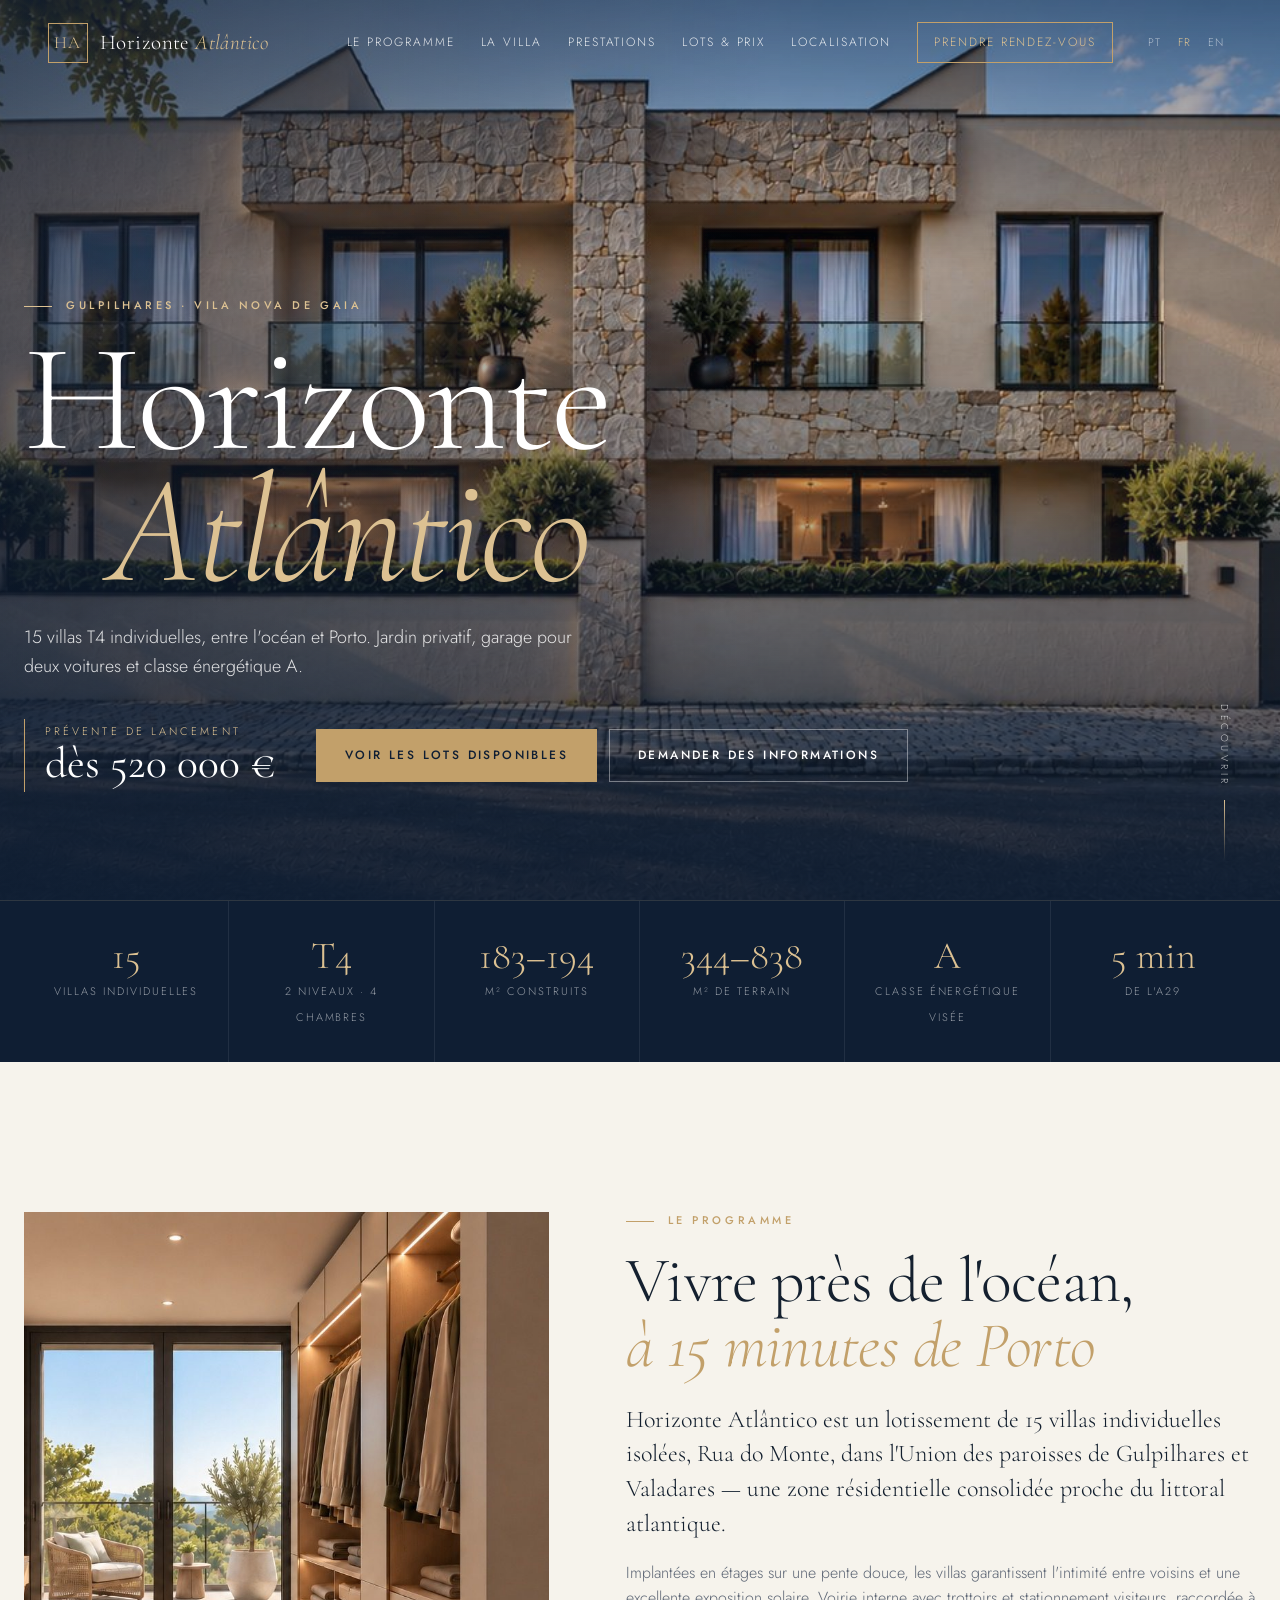
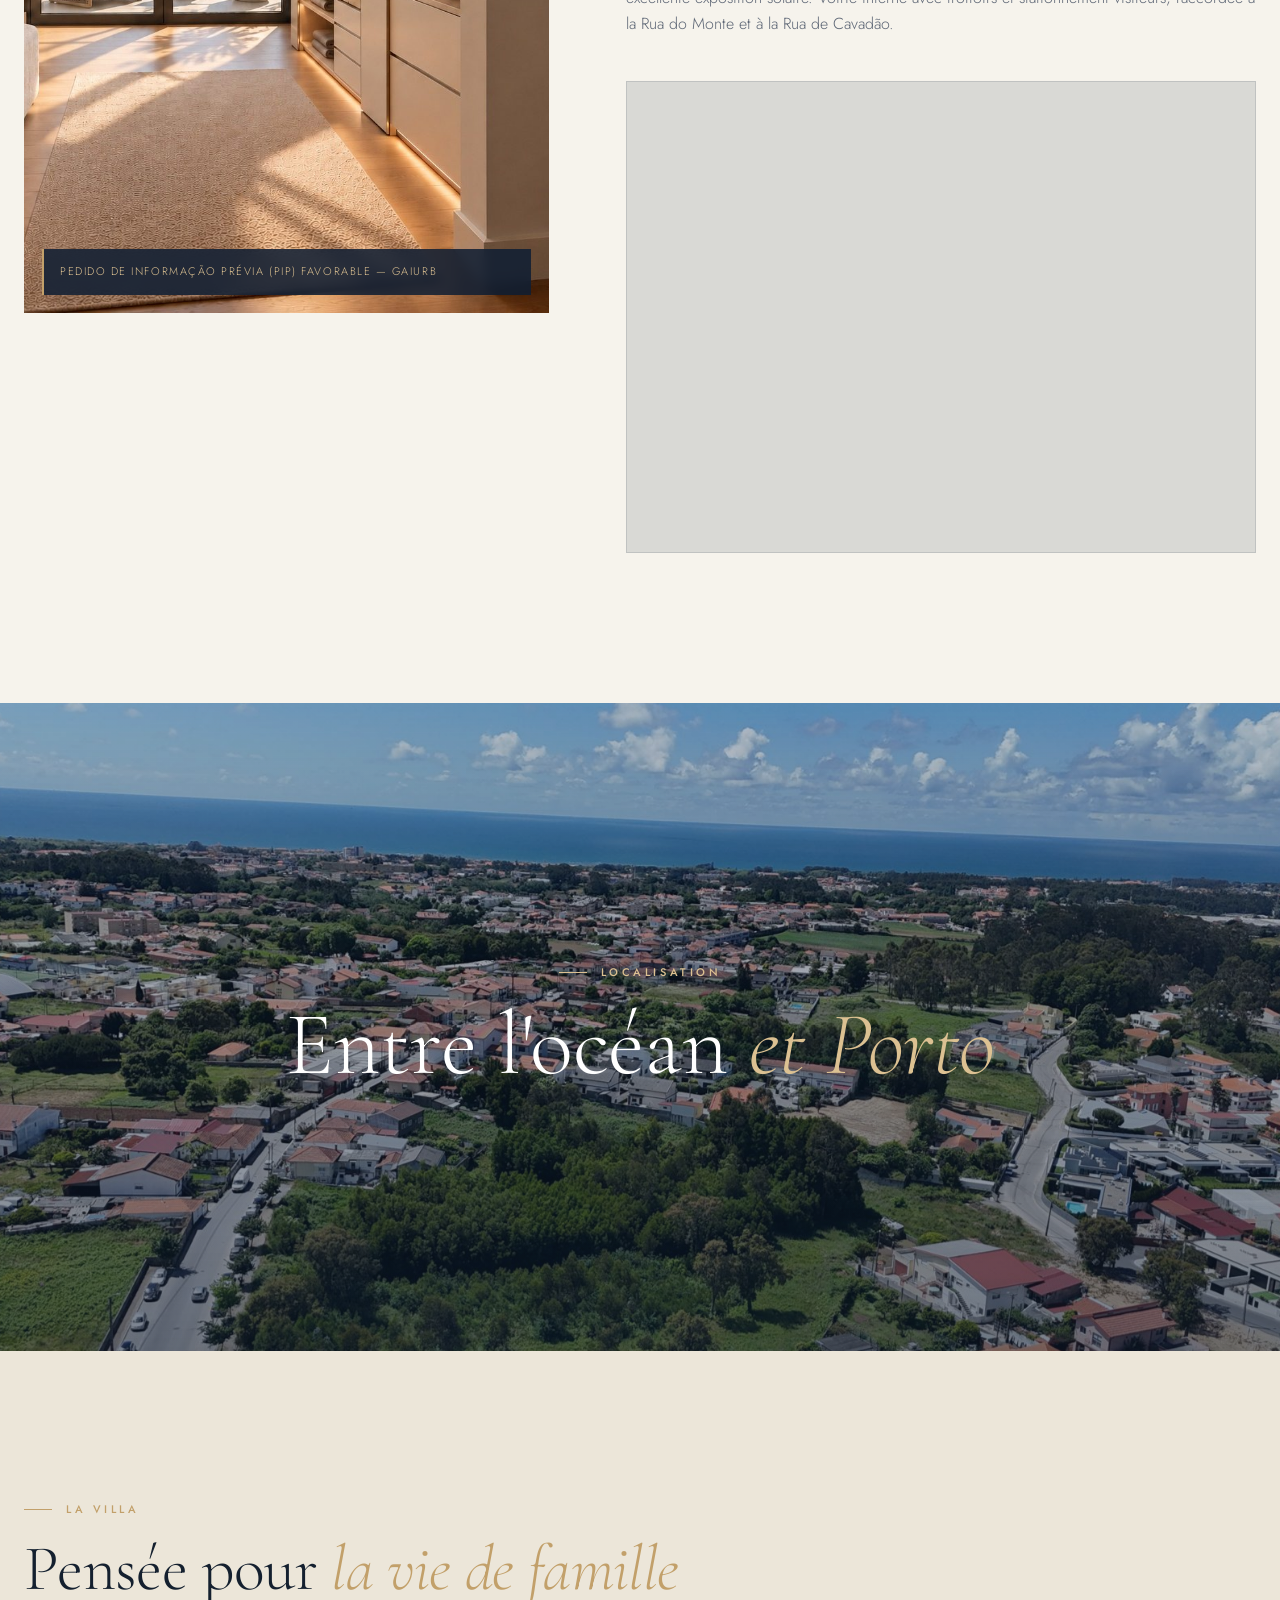
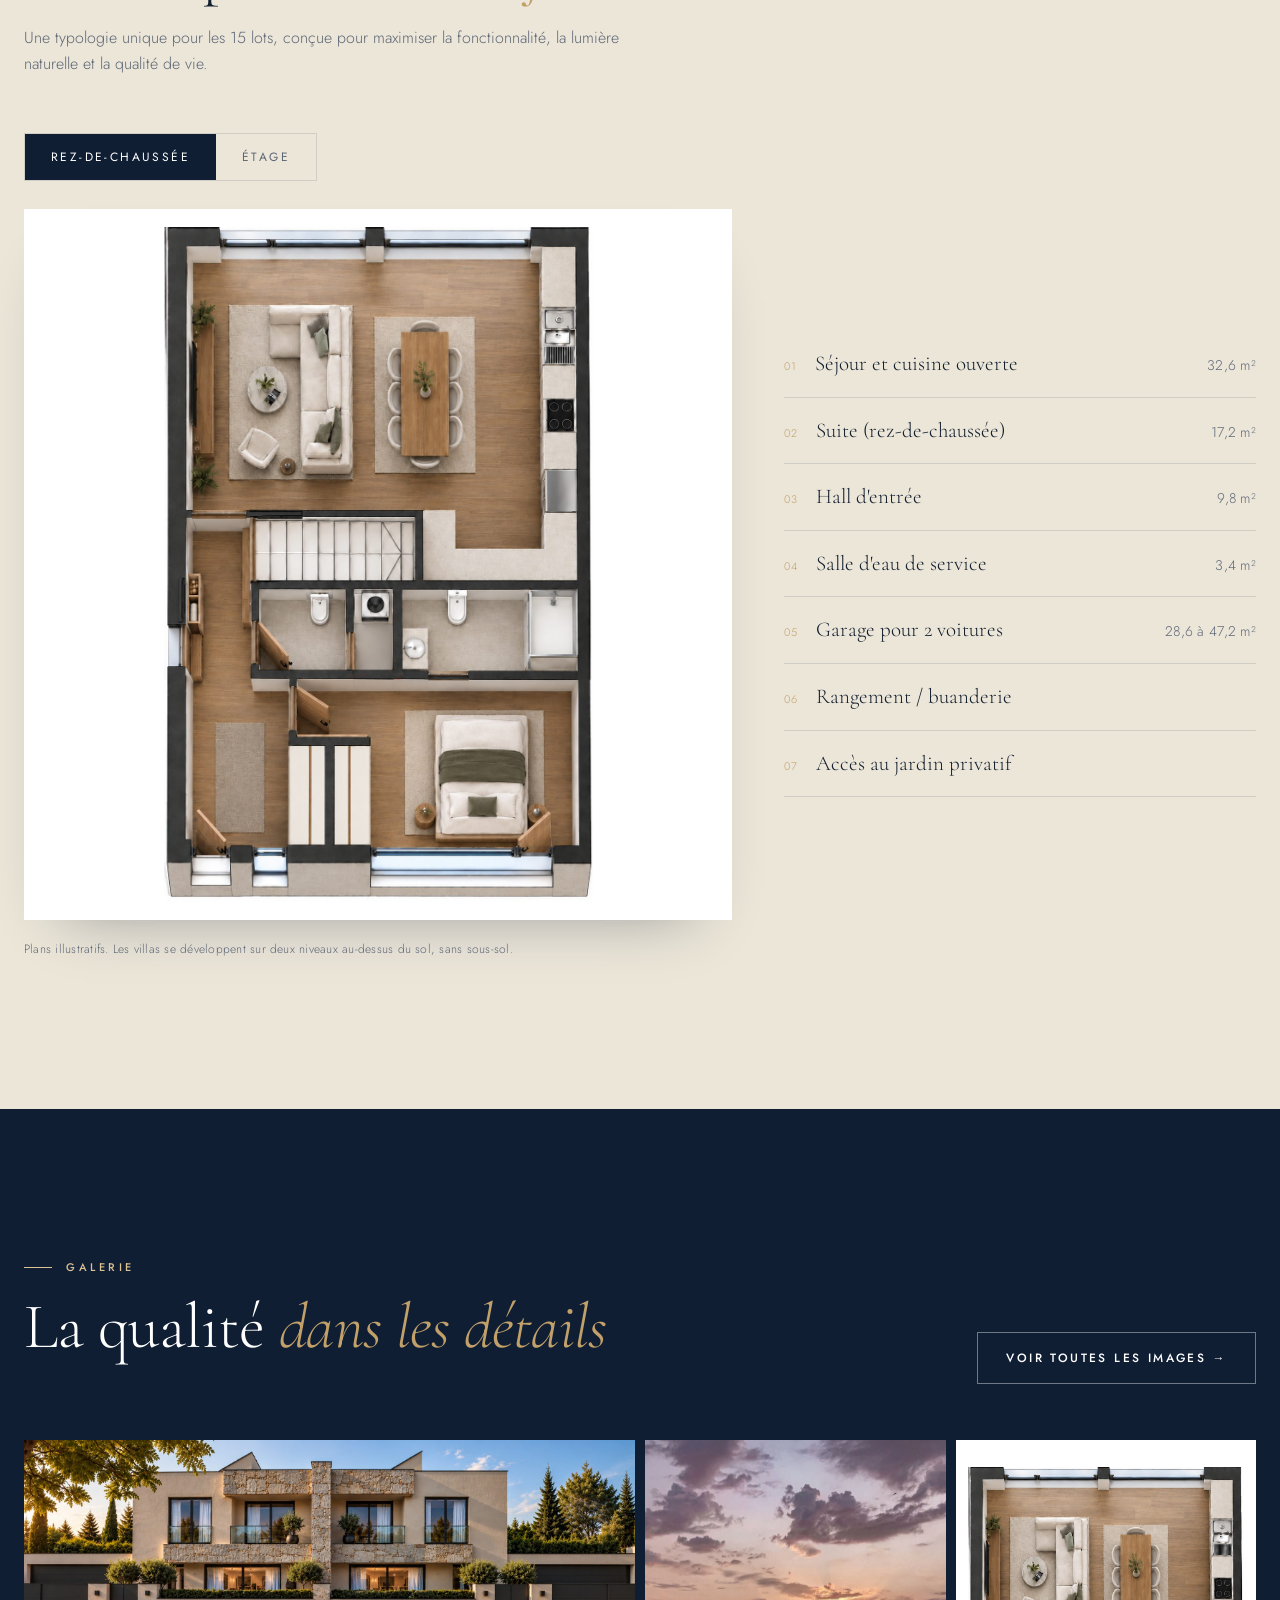
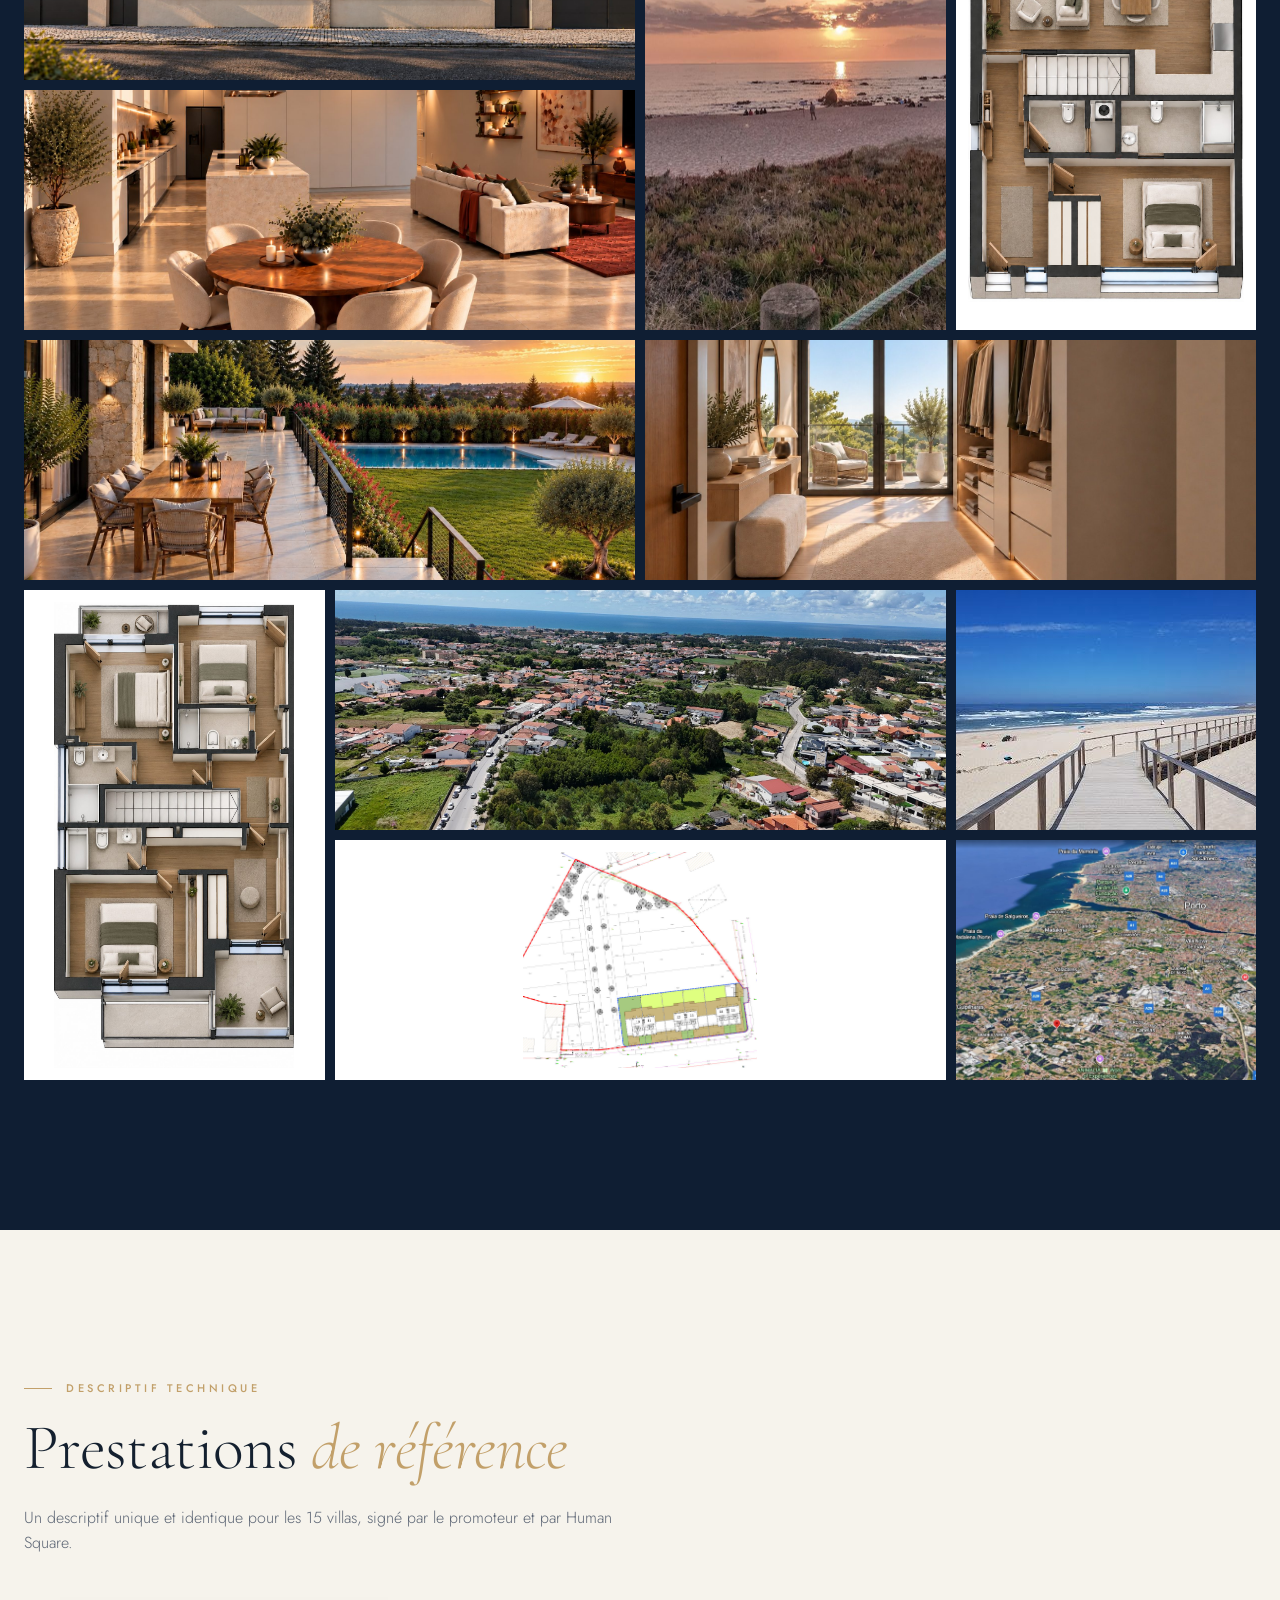
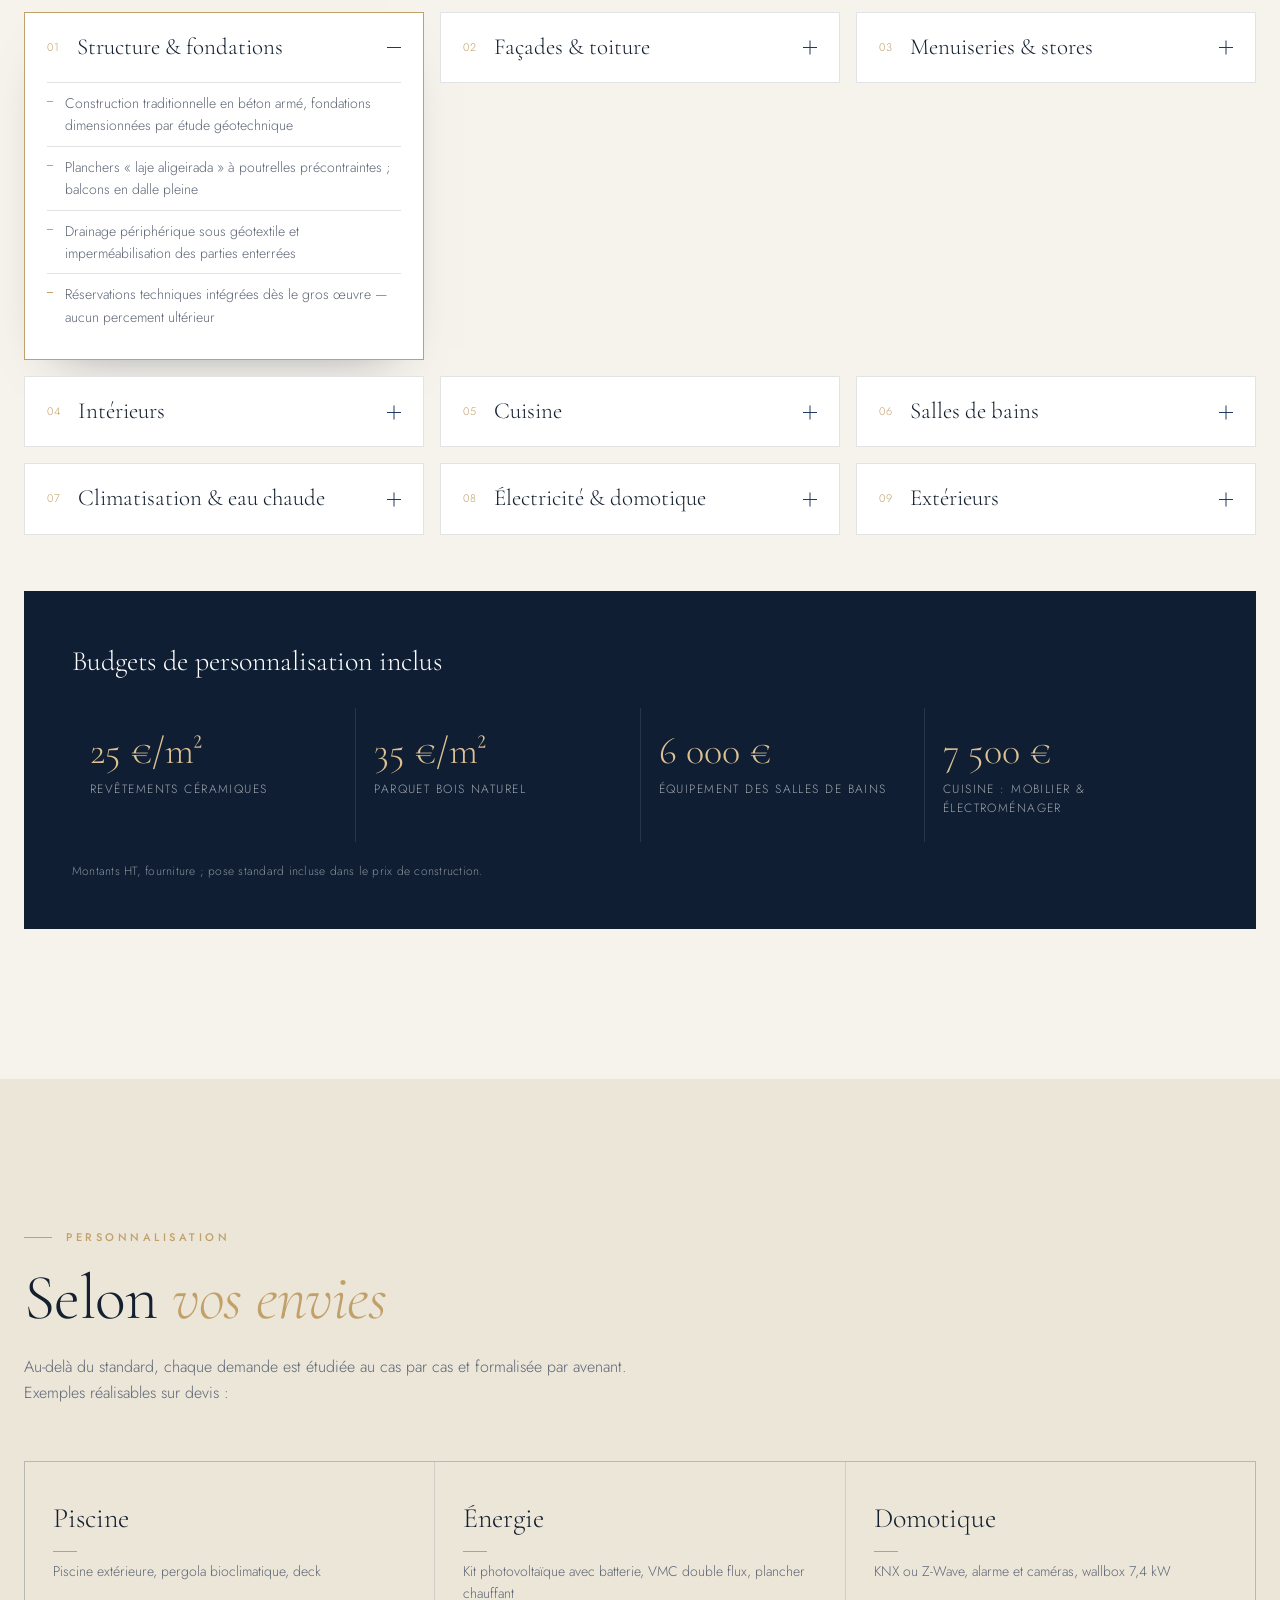
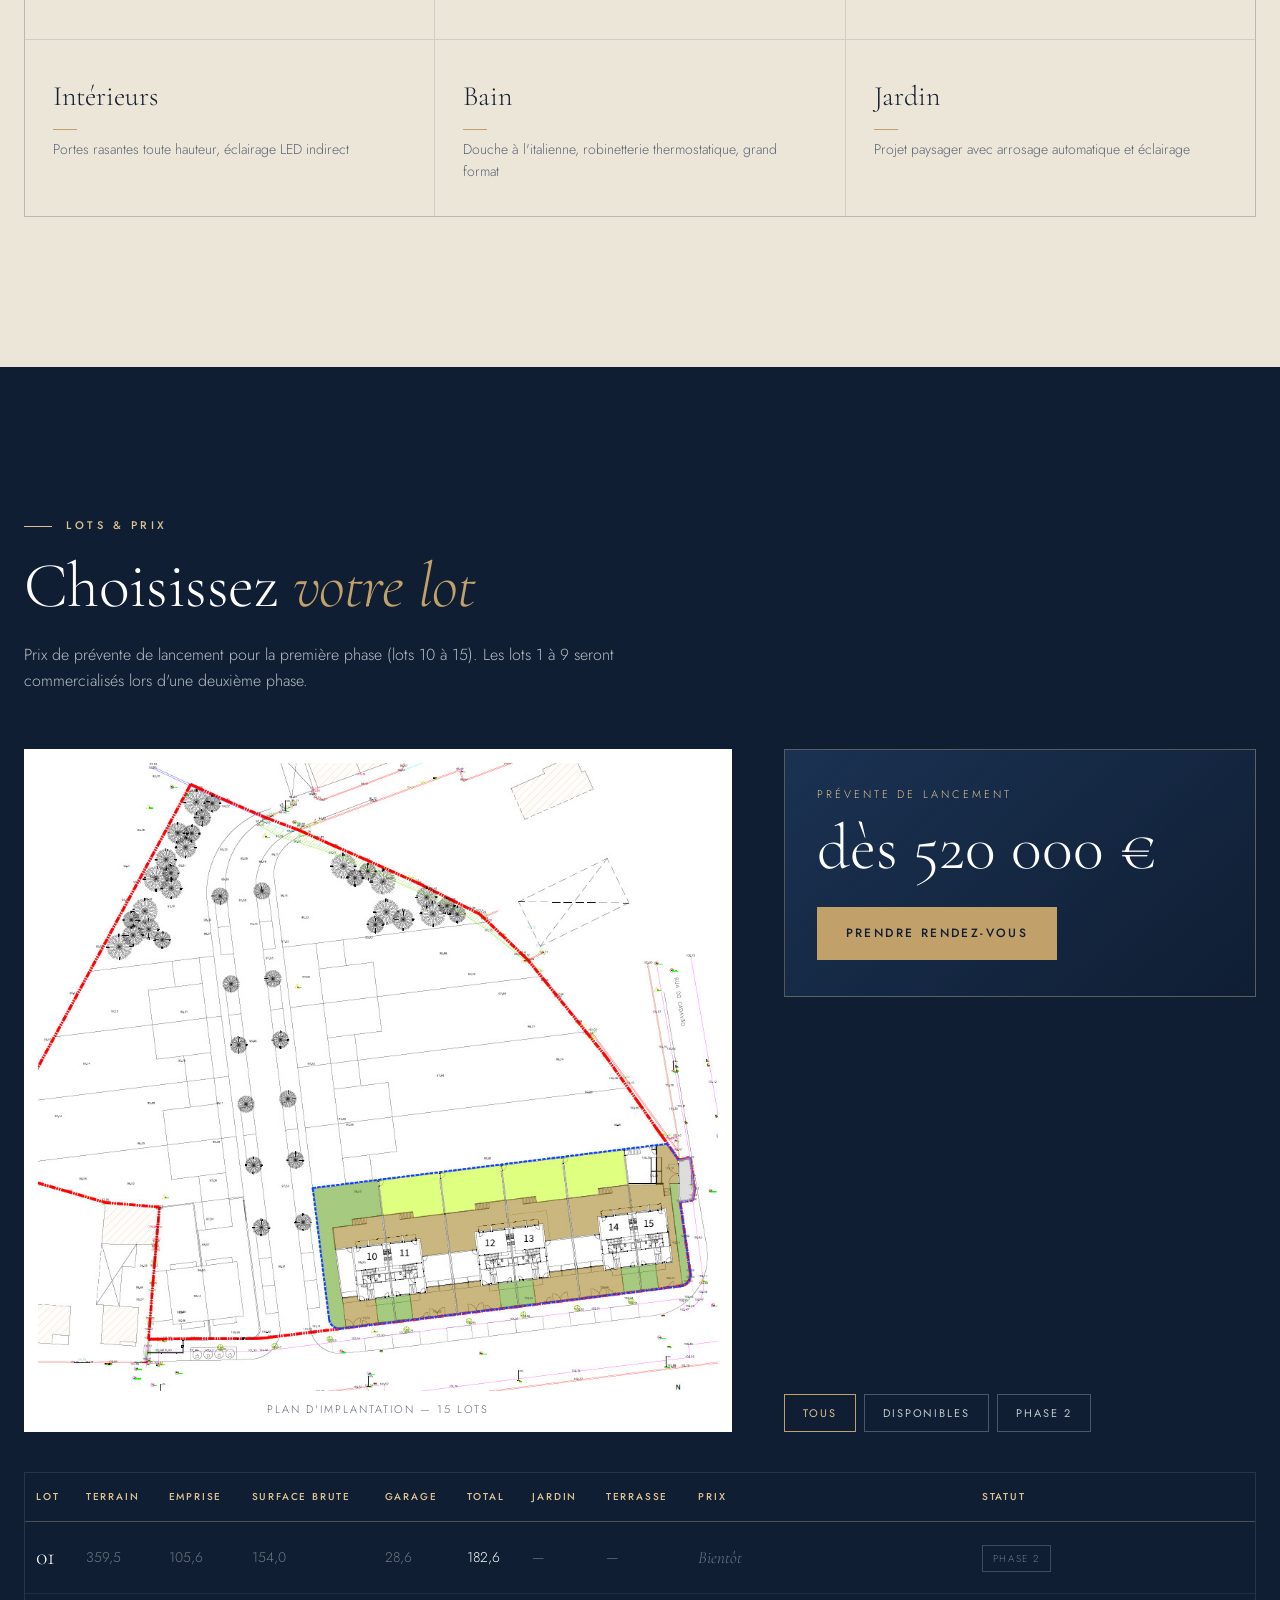
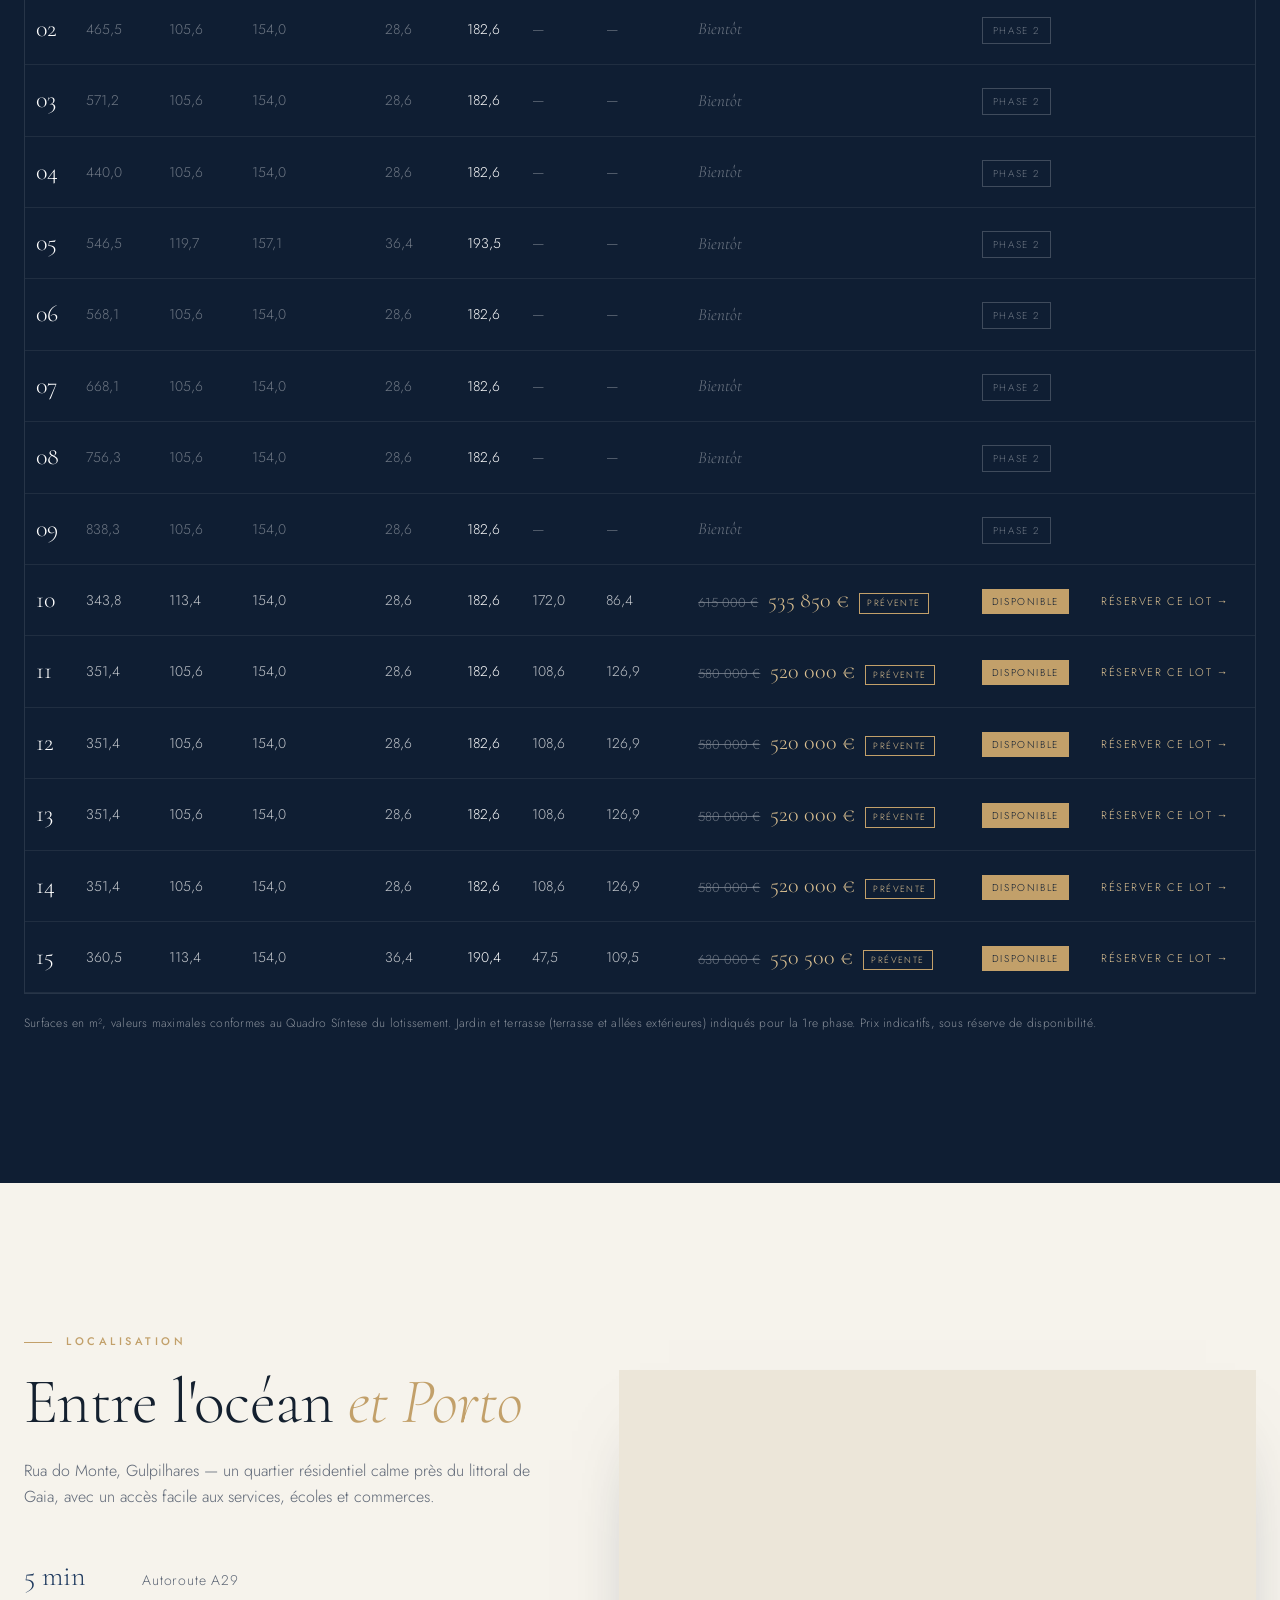
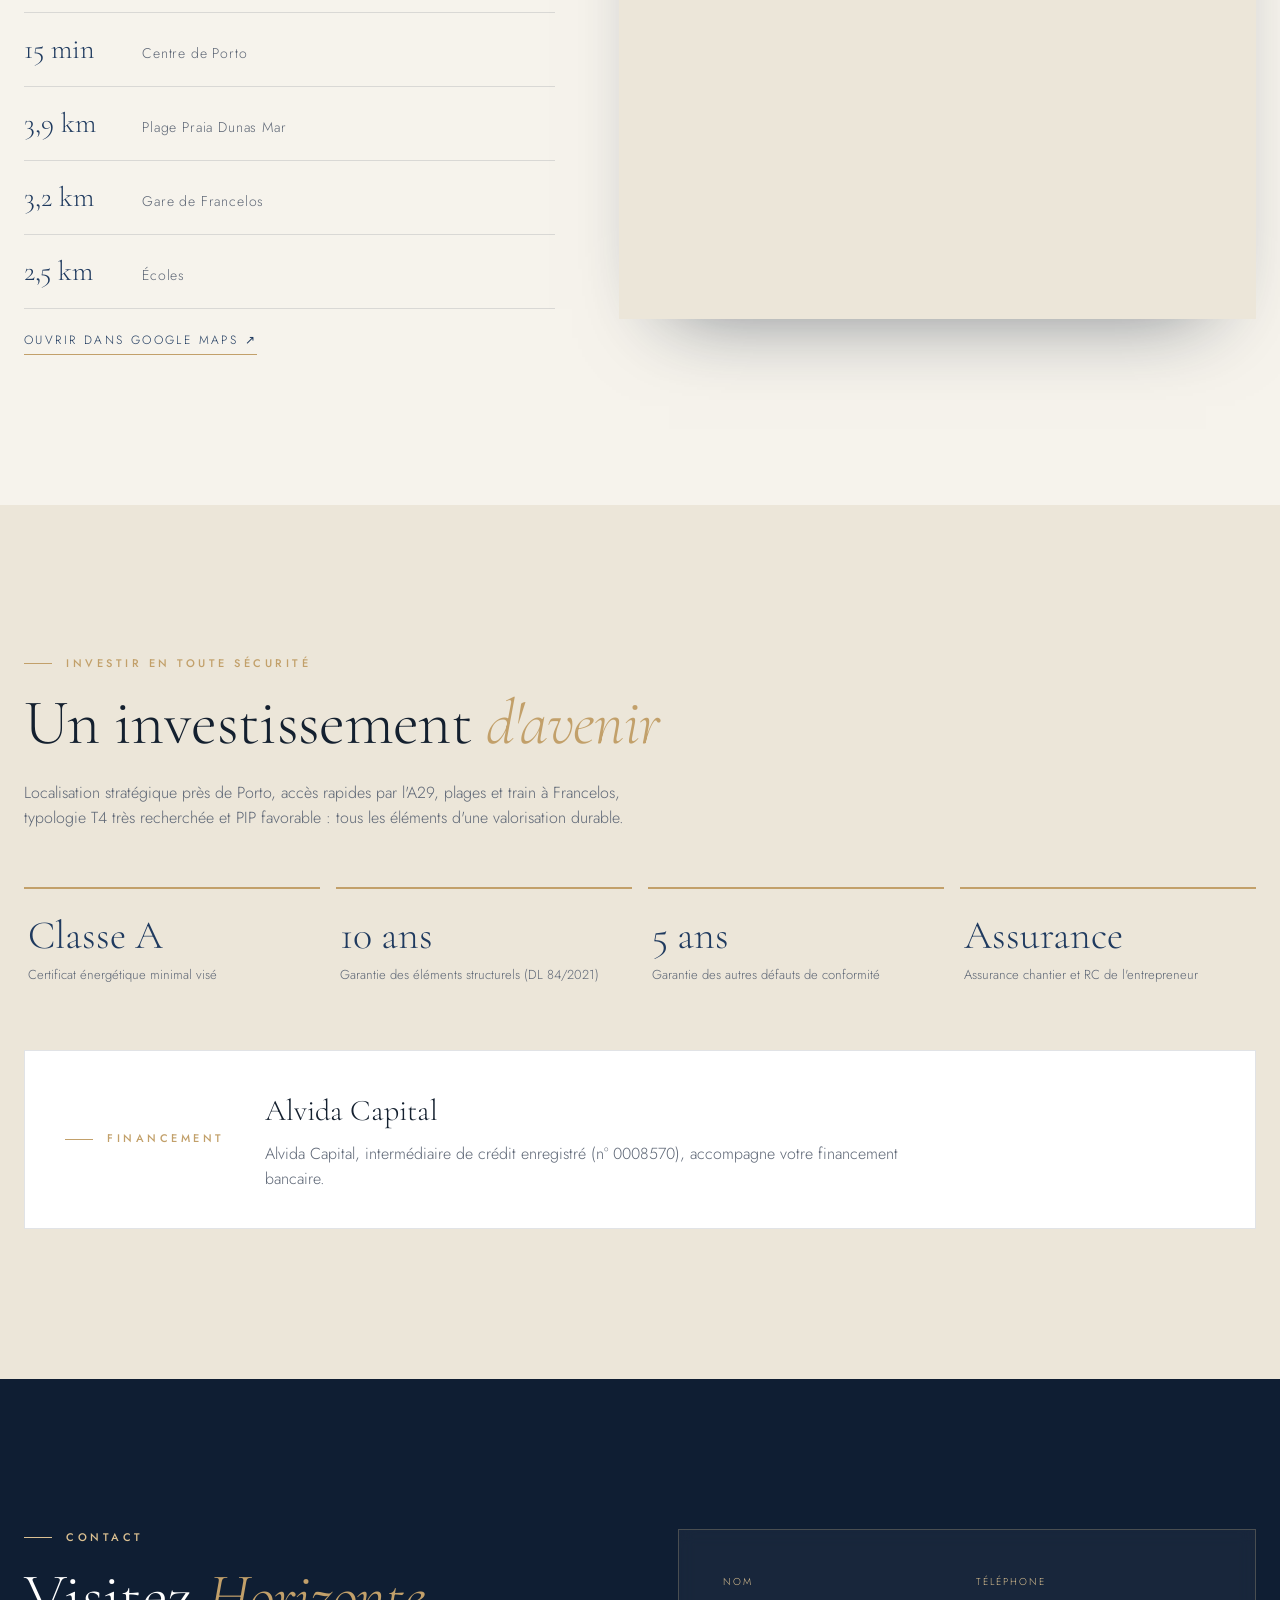
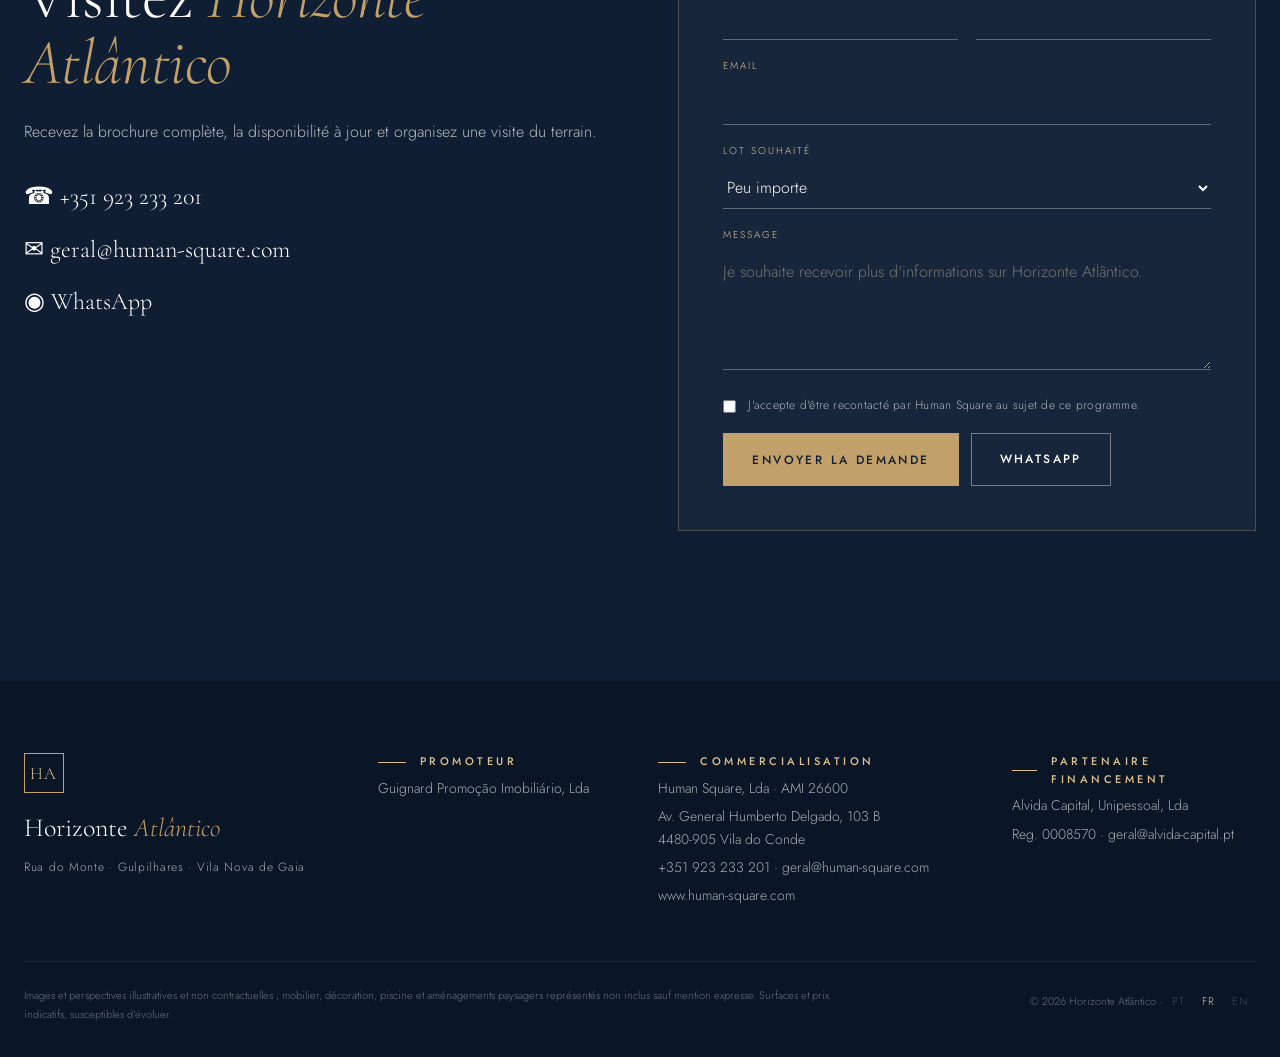
<file: wwwroot/horizonte/fr/index.html>
<!doctype html>
<html lang="fr">
<head>
<meta charset="utf-8" />
<meta name="viewport" content="width=device-width, initial-scale=1" />
<title>Horizonte Atlântico — 15 villas T4 à Gulpilhares, Vila Nova de Gaia</title>
<meta name="description" content="Horizonte Atlântico : 15 villas individuelles T4 à Gulpilhares (Gaia), à quelques minutes de l&#x27;océan et de Porto. Jardin privatif, garage 2 voitures, classe énergétique A. Prévente dès 520 000 €." />
<link rel="canonical" href="https://www.horizonte-atlantico.com/fr/" />
<link rel="alternate" hreflang="pt" href="https://www.horizonte-atlantico.com/" />
<link rel="alternate" hreflang="fr" href="https://www.horizonte-atlantico.com/fr/" />
<link rel="alternate" hreflang="en" href="https://www.horizonte-atlantico.com/en/" />
<link rel="alternate" hreflang="x-default" href="https://www.horizonte-atlantico.com/" />
<meta property="og:type" content="website" />
<meta property="og:title" content="Horizonte Atlântico — 15 villas T4 à Gulpilhares, Vila Nova de Gaia" />
<meta property="og:description" content="Horizonte Atlântico : 15 villas individuelles T4 à Gulpilhares (Gaia), à quelques minutes de l&#x27;océan et de Porto. Jardin privatif, garage 2 voitures, classe énergétique A. Prévente dès 520 000 €." />
<meta property="og:image" content="https://www.horizonte-atlantico.com/img/og.jpg" />
<meta property="og:url" content="https://www.horizonte-atlantico.com/fr/" />
<meta name="theme-color" content="#0f1e33" />
<link rel="icon" href="../favicon.svg" type="image/svg+xml" />
<link rel="preconnect" href="https://fonts.googleapis.com" />
<link rel="preconnect" href="https://fonts.gstatic.com" crossorigin />
<link href="https://fonts.googleapis.com/css2?family=Cormorant+Garamond:ital,wght@0,300;0,400;0,500;1,300;1,400&family=Jost:wght@300;400;500&display=swap" rel="stylesheet" />
<link rel="stylesheet" href="../assets/style.css" />
<script type="application/ld+json">{"@context": "https://schema.org", "@type": "Residence", "name": "Horizonte Atlântico", "description": "Horizonte Atlântico : 15 villas individuelles T4 à Gulpilhares (Gaia), à quelques minutes de l'océan et de Porto. Jardin privatif, garage 2 voitures, classe énergétique A. Prévente dès 520 000 €.", "url": "https://www.horizonte-atlantico.com/fr/", "image": "https://www.horizonte-atlantico.com/img/og.jpg", "address": {"@type": "PostalAddress", "streetAddress": "Rua do Monte", "addressLocality": "Gulpilhares, Vila Nova de Gaia", "addressRegion": "Porto", "addressCountry": "PT"}}</script>

</head>
<body>

<header class="nav" id="nav">
  <a class="brand" href="#top" aria-label="Horizonte Atlântico">
    <span class="brand-mark">HA</span><span class="brand-txt">Horizonte <em>Atlântico</em></span>
  </a>
  <nav class="menu" id="menu">
    <a href="#programa">Le programme</a>
    <a href="#moradia">La villa</a>
    <a href="#acabamentos">Prestations</a>
    <a href="#lotes">Lots &amp; prix</a>
    <a href="#localizacao">Localisation</a>
    <a href="#contact" class="menu-cta">Prendre rendez-vous</a>
  </nav>
  <div class="langs"><a href="../" hreflang="pt" data-lang="pt">PT</a><a href="../fr/" hreflang="fr" data-lang="fr" class="on">FR</a><a href="../en/" hreflang="en" data-lang="en">EN</a></div>
  <button class="burger" id="burger" aria-label="Menu"><span></span><span></span></button>
</header>

<!-- HERO -->
<section class="hero" id="top">
  <div class="hero-bg"><img src="../img/duplex_entardecer.jpg" alt="Villas jumelées au coucher du soleil" fetchpriority="high" /></div>
  <div class="hero-shade"></div>
  <div class="hero-in">
    <p class="kicker light">Gulpilhares · Vila Nova de Gaia</p>
    <h1 class="hero-t"><span>Horizonte</span><em>Atlântico</em></h1>
    <p class="hero-sub">15 villas T4 individuelles, entre l&#x27;océan et Porto. Jardin privatif, garage pour deux voitures et classe énergétique A.</p>
    <div class="hero-row">
      <div class="hero-price"><span>Prévente de lancement</span><strong>dès 520 000 €</strong></div>
      <div class="hero-btns">
        <a class="btn btn-gold" href="#lotes">Voir les lots disponibles</a>
        <a class="btn btn-ghost" href="#contact">Demander des informations</a>
      </div>
    </div>
  </div>
  <a class="scroll" href="#programa">Découvrir<i></i></a>
</section>

<!-- CHIFFRES -->
<section class="keys">
  <div class="wrap keys-in">
    <div class="k"><b>15</b><span>Villas individuelles</span></div>
    <div class="k"><b>T4</b><span>2 niveaux · 4 chambres</span></div>
    <div class="k"><b>183–194</b><span>m² construits</span></div>
    <div class="k"><b>344–838</b><span>m² de terrain</span></div>
    <div class="k"><b>A</b><span>Classe énergétique visée</span></div>
    <div class="k"><b>5 min</b><span>de l&#x27;A29</span></div>
  </div>
</section>

<!-- PROGRAMME -->
<section class="sec" id="programa">
  <div class="wrap split">
    <div class="split-img reveal"><img src="../img/vista_whatsapp.jpg" alt="Suite avec dressing et accès extérieur" loading="lazy" /><span class="badge">Pedido de Informação Prévia (PIP) favorable — Gaiurb</span></div>
    <div class="split-txt">
      <p class="kicker reveal">Le programme</p>
      <h2 class="h2 reveal">Vivre près de l&#x27;océan,<br><em>à 15 minutes de Porto</em></h2>
      <p class="lead reveal">Horizonte Atlântico est un lotissement de 15 villas individuelles isolées, Rua do Monte, dans l&#x27;Union des paroisses de Gulpilhares et Valadares — une zone résidentielle consolidée proche du littoral atlantique.</p>
      <p class="txt reveal">Implantées en étages sur une pente douce, les villas garantissent l&#x27;intimité entre voisins et une excellente exposition solaire. Voirie interne avec trottoirs et stationnement visiteurs, raccordée à la Rua do Monte et à la Rua de Cavadão.</p>
      <div class="pillars">
        <div class="pil reveal"><i>01</i><h3>Une enveloppe performante</h3><p>Isolation ETICS (U ≤ 0,35 W/m²K), menuiseries à rupture de pont thermique (Uw ≤ 1,4) et toiture étanchée — ce qui ne se rattrape pas après construction.</p></div>
        <div class="pil reveal"><i>02</i><h3>Prête à vivre</h3><p>Climatisation réversible, cuisine équipée, salles de bains complètes, pompe à chaleur, stores électriques et jardin engazonné. Aucune option imposée.</p></div>
        <div class="pil reveal"><i>03</i><h3>Prête pour demain</h3><p>Pré-installations photovoltaïque, recharge de véhicule électrique, domotique et réseau structuré — sans travaux ultérieurs.</p></div>
        <div class="pil reveal"><i>04</i><h3>Des matériaux nobles</h3><p>Céramique rectifiée 60×60, parquet à parement bois naturel, plans de travail en granit et pierre naturelle de Vila Real en façade.</p></div>
      </div>
    </div>
  </div>
</section>

<!-- BANDEAU OCÉAN -->
<section class="band">
  <img class="band-img" src="../img/terreno_mar.jpg" alt="Vue aérienne du terrain et de l&#x27;océan" loading="lazy" />
  <div class="band-in reveal">
    <p class="kicker light">Localisation</p>
    <p class="band-t">Entre l&#x27;océan <em>et Porto</em></p>
  </div>
</section>

<!-- VILLA -->
<section class="sec sec-cream" id="moradia">
  <div class="wrap">
    <div class="head">
      <p class="kicker reveal">La villa</p>
      <h2 class="h2 reveal">Pensée pour <em>la vie de famille</em></h2>
      <p class="txt reveal">Une typologie unique pour les 15 lots, conçue pour maximiser la fonctionnalité, la lumière naturelle et la qualité de vie.</p>
    </div>
    <div class="tabs reveal" role="tablist">
      <button class="tab on" data-tab="rc" role="tab">Rez-de-chaussée</button>
      <button class="tab" data-tab="p1" role="tab">Étage</button>
    </div>
    <div class="plan-wrap reveal">
      <div class="plan" data-pane="rc">
        <figure class="plan-img" data-i="4"><img src="../img/planta_3d_b.jpg" alt="Plan du rez-de-chaussée" loading="lazy" /></figure>
        <ul class="plan-list"><li><span class="pl-l">Séjour et cuisine ouverte</span><span class="pl-a">32,6 m²</span></li><li><span class="pl-l">Suite (rez-de-chaussée)</span><span class="pl-a">17,2 m²</span></li><li><span class="pl-l">Hall d&#x27;entrée</span><span class="pl-a">9,8 m²</span></li><li><span class="pl-l">Salle d&#x27;eau de service</span><span class="pl-a">3,4 m²</span></li><li><span class="pl-l">Garage pour 2 voitures</span><span class="pl-a">28,6 à 47,2 m²</span></li><li><span class="pl-l">Rangement / buanderie</span></li><li><span class="pl-l">Accès au jardin privatif</span></li></ul>
      </div>
      <div class="plan" data-pane="p1" hidden>
        <figure class="plan-img" data-i="6"><img src="../img/planta_3d_a.jpg" alt="Plan de l&#x27;étage" loading="lazy" /></figure>
        <ul class="plan-list"><li><span class="pl-l">Suite 1, parentale avec dressing</span><span class="pl-a">26,9 m²</span></li><li><span class="pl-l">Suite 2</span><span class="pl-a">17,8 m²</span></li><li><span class="pl-l">Suite 3</span><span class="pl-a">14,5 m²</span></li><li><span class="pl-l">Dégagement</span><span class="pl-a">3,9 m²</span></li><li><span class="pl-l">Balcon suite 2</span><span class="pl-a">4,4 m²</span></li><li><span class="pl-l">Balcon suite 1</span><span class="pl-a">2,4 m²</span></li></ul>
      </div>
    </div>
    <p class="note">Plans illustratifs. Les villas se développent sur deux niveaux au-dessus du sol, sans sous-sol.</p>
  </div>
</section>

<!-- GALERIE -->
<section class="sec sec-navy" id="galeria">
  <div class="wrap">
    <div class="head head-row">
      <div>
        <p class="kicker light reveal">Galerie</p>
        <h2 class="h2 light reveal">La qualité <em>dans les détails</em></h2>
      </div>
      <button class="btn btn-ghost reveal" data-open="0">Voir toutes les images →</button>
    </div>
    <div class="gal"><figure class="gi g-wide reveal" data-i="0"><img src="../img/duplex_entardecer.jpg" alt="Villas jumelées au coucher du soleil" loading="lazy" /></figure><figure class="gi g-tall reveal" data-i="1"><img src="../img/praia_gaia.jpg" alt="Coucher de soleil sur les plages de Gaia" loading="lazy" /></figure><figure class="gi g-wide reveal" data-i="2"><img src="../img/sala_cozinha_dourada.jpg" alt="Séjour et cuisine ouverte" loading="lazy" /></figure><figure class="gi g-wide reveal" data-i="3"><img src="../img/terraco_por_do_sol.jpg" alt="Terrasse avec vue sur le jardin et la piscine au coucher du soleil" loading="lazy" /></figure><figure class="gi g-plan g-tall reveal" data-i="4"><img src="../img/planta_3d_b.jpg" alt="Plan du rez-de-chaussée" loading="lazy" /></figure><figure class="gi g-wide reveal" data-i="5"><img src="../img/vista_whatsapp.jpg" alt="Suite avec dressing et accès extérieur" loading="lazy" /></figure><figure class="gi g-plan g-tall reveal" data-i="6"><img src="../img/planta_3d_a.jpg" alt="Plan de l&#x27;étage" loading="lazy" /></figure><figure class="gi g-wide reveal" data-i="7"><img src="../img/terreno_mar.jpg" alt="Vue aérienne du terrain et de l&#x27;océan" loading="lazy" /></figure><figure class="gi  reveal" data-i="8"><img src="../img/praias_gaia.jpg" alt="Promenades en bois et plages de Vila Nova de Gaia" loading="lazy" /></figure><figure class="gi g-plan g-wide reveal" data-i="9"><img src="../img/implantacao.jpg" alt="Plan d&#x27;implantation" loading="lazy" /></figure><figure class="gi  reveal" data-i="10"><img src="../img/localizacao.jpg" alt="Localisation Gulpilhares" loading="lazy" /></figure></div>
  </div>
</section>

<!-- PRESTATIONS -->
<section class="sec" id="acabamentos">
  <div class="wrap">
    <div class="head">
      <p class="kicker reveal">Descriptif technique</p>
      <h2 class="h2 reveal">Prestations <em>de référence</em></h2>
      <p class="txt reveal">Un descriptif unique et identique pour les 15 villas, signé par le promoteur et par Human Square.</p>
    </div>
    <div class="specs"><details class="spec reveal" open><summary><span class="spec-n">01</span><span class="spec-t">Structure &amp; fondations</span><span class="spec-i"></span></summary><ul><li>Construction traditionnelle en béton armé, fondations dimensionnées par étude géotechnique</li><li>Planchers « laje aligeirada » à poutrelles précontraintes ; balcons en dalle pleine</li><li>Drainage périphérique sous géotextile et imperméabilisation des parties enterrées</li><li>Réservations techniques intégrées dès le gros œuvre — aucun percement ultérieur</li></ul></details><details class="spec reveal"><summary><span class="spec-n">02</span><span class="spec-t">Façades &amp; toiture</span><span class="spec-i"></span></summary><ul><li>Double maçonnerie de briques + isolation par l&#x27;extérieur ETICS, U ≤ 0,35 W/m²K</li><li>Habillage en pierre naturelle de Vila Real (2 cm) au rez-de-chaussée côté rue</li><li>Toiture plate isolée XPS, étanchéité bicouche et protection en galets</li><li>Toiture préparée pour panneaux photovoltaïques / solaires thermiques</li></ul></details><details class="spec reveal"><summary><span class="spec-n">03</span><span class="spec-t">Menuiseries &amp; stores</span><span class="spec-i"></span></summary><ul><li>Aluminium thermolaqué RAL 7016 à rupture de pont thermique, Uw ≤ 1,4 W/m²K</li><li>Double vitrage faible émissivité à contrôle solaire ; feuilleté sur les châssis toute hauteur</li><li>Stores roulants aluminium motorisés, commande par pièce</li><li>Porte d&#x27;entrée à serrure multipoints ; porte de garage sectionnelle motorisée</li></ul></details><details class="spec reveal"><summary><span class="spec-n">04</span><span class="spec-t">Intérieurs</span><span class="spec-i"></span></summary><ul><li>Grès cérame rectifié 60×60 : hall, cuisine, salles de bains, buanderie</li><li>Parquet contrecollé à parement bois naturel : séjour, circulations, chambres</li><li>Faux plafonds à joint d&#x27;ombre et retrait pour rideaux</li><li>Portes laquées blanches, armoires intégrées à fermeture amortie</li></ul></details><details class="spec reveal"><summary><span class="spec-n">05</span><span class="spec-t">Cuisine</span><span class="spec-i"></span></summary><ul><li>Meubles MDF hydrofuge 19 mm, façades laquées blanches, quincaillerie type Blum</li><li>Plan de travail en granit ou équivalent</li><li>Plaque, four, hotte, micro-ondes, réfrigérateur-congélateur et lave-vaisselle</li><li>Îlot central lorsque prévu au projet</li></ul></details><details class="spec reveal"><summary><span class="spec-n">06</span><span class="spec-t">Salles de bains</span><span class="spec-i"></span></summary><ul><li>Entièrement équipées : sanitaires suspendus, douche, meubles vasques, miroirs, parois</li><li>Faïence toute hauteur</li><li>Étanchéité liquide sous les zones de douche</li><li>Sélection personnalisée en showroom partenaire</li></ul></details><details class="spec reveal"><summary><span class="spec-n">07</span><span class="spec-t">Climatisation &amp; eau chaude</span><span class="spec-i"></span></summary><ul><li>Climatisation réversible Multi-Split Inverter séjour + chambres (Daikin, Mitsubishi, Panasonic ou équiv.)</li><li>Eau chaude par pompe à chaleur A+ (200 L)</li><li>Extraction mécanique des pièces humides</li><li>Classe énergétique minimale A visée</li></ul></details><details class="spec reveal"><summary><span class="spec-n">08</span><span class="spec-t">Électricité &amp; domotique</span><span class="spec-i"></span></summary><ul><li>Installation triphasée 13,8 kVA, tableau avec 20 % de réserve</li><li>Visiophone IP avec caméra à vision nocturne</li><li>Fibre optique, prises RJ45 au séjour et dans chaque chambre</li><li>Pré-installations : photovoltaïque, borne VE, domotique et 3 gaines caméras</li></ul></details><details class="spec reveal"><summary><span class="spec-n">09</span><span class="spec-t">Extérieurs</span><span class="spec-i"></span></summary><ul><li>Pavés de granit naturel 10×10 pour accès et stationnement</li><li>Terrasse en grès cérame 60×60 antidérapant (5 modèles au choix)</li><li>Jardin nivelé et engazonné, haie de Photinia ‘Red Robin’</li><li>Murs de clôture RAL 7016 pour 2 m d&#x27;intimité</li></ul></details></div>
    <div class="buds reveal">
      <p class="buds-t">Budgets de personnalisation inclus</p>
      <div class="buds-g"><div class="bud"><div class="bud-v">25 €/m²</div><div class="bud-l">Revêtements céramiques</div></div><div class="bud"><div class="bud-v">35 €/m²</div><div class="bud-l">Parquet bois naturel</div></div><div class="bud"><div class="bud-v">6 000 €</div><div class="bud-l">Équipement des salles de bains</div></div><div class="bud"><div class="bud-v">7 500 €</div><div class="bud-l">Cuisine : mobilier &amp; électroménager</div></div></div>
      <p class="note">Montants HT, fourniture ; pose standard incluse dans le prix de construction.</p>
    </div>
  </div>
</section>

<!-- OPTIONS -->
<section class="sec sec-cream">
  <div class="wrap">
    <div class="head">
      <p class="kicker reveal">Personnalisation</p>
      <h2 class="h2 reveal">Selon <em>vos envies</em></h2>
      <p class="txt reveal">Au-delà du standard, chaque demande est étudiée au cas par cas et formalisée par avenant. Exemples réalisables sur devis :</p>
    </div>
    <div class="opts"><div class="opt reveal"><div class="opt-t">Piscine</div><div class="opt-d">Piscine extérieure, pergola bioclimatique, deck</div></div><div class="opt reveal"><div class="opt-t">Énergie</div><div class="opt-d">Kit photovoltaïque avec batterie, VMC double flux, plancher chauffant</div></div><div class="opt reveal"><div class="opt-t">Domotique</div><div class="opt-d">KNX ou Z-Wave, alarme et caméras, wallbox 7,4 kW</div></div><div class="opt reveal"><div class="opt-t">Intérieurs</div><div class="opt-d">Portes rasantes toute hauteur, éclairage LED indirect</div></div><div class="opt reveal"><div class="opt-t">Bain</div><div class="opt-d">Douche à l&#x27;italienne, robinetterie thermostatique, grand format</div></div><div class="opt reveal"><div class="opt-t">Jardin</div><div class="opt-d">Projet paysager avec arrosage automatique et éclairage</div></div></div>
  </div>
</section>

<!-- LOTS -->
<section class="sec sec-navy" id="lotes">
  <div class="wrap">
    <div class="head">
      <p class="kicker light reveal">Lots &amp; prix</p>
      <h2 class="h2 light reveal">Choisissez <em>votre lot</em></h2>
      <p class="txt light reveal">Prix de prévente de lancement pour la première phase (lots 10 à 15). Les lots 1 à 9 seront commercialisés lors d&#x27;une deuxième phase.</p>
    </div>
    <div class="lots-grid">
      <figure class="lots-plan reveal" data-i="9"><img src="../img/implantacao.jpg" alt="Plan d&#x27;implantation" loading="lazy" /><figcaption>Plan d&#x27;implantation — 15 lots</figcaption></figure>
      <div class="lots-side reveal">
        <div class="presale">
          <span>Prévente de lancement</span>
          <strong>dès 520 000 €</strong>
          <a class="btn btn-gold" href="#contact">Prendre rendez-vous</a>
        </div>
        <div class="filters">
          <button class="flt on" data-f="all">Tous</button>
          <button class="flt" data-f="avail">Disponibles</button>
          <button class="flt" data-f="soon">Phase 2</button>
        </div>
      </div>
    </div>
    <div class="tbl-wrap reveal">
      <table class="tbl" id="lots">
        <thead><tr><th>Lot</th><th>Terrain</th><th>Emprise</th><th>Surface brute</th><th>Garage</th><th>Total</th><th>Jardin</th><th>Terrasse</th><th>Prix</th><th>Statut</th><th></th></tr></thead>
        <tbody>
<tr class="is-soon" data-state="soon"><td class="c-lot">01</td><td data-l="Terrain">359,5</td><td data-l="Emprise">105,6</td><td data-l="Surface brute">154,0</td><td data-l="Garage">28,6</td><td data-l="Total" class="c-tot">182,6</td><td data-l="Jardin">—</td><td data-l="Terrasse">—</td><td data-l="Prix" class="c-price"><span class="p-soon">Bientôt</span></td><td data-l="Statut"><span class="st st-soon">Phase 2</span></td><td class="c-cta"></td></tr>
<tr class="is-soon" data-state="soon"><td class="c-lot">02</td><td data-l="Terrain">465,5</td><td data-l="Emprise">105,6</td><td data-l="Surface brute">154,0</td><td data-l="Garage">28,6</td><td data-l="Total" class="c-tot">182,6</td><td data-l="Jardin">—</td><td data-l="Terrasse">—</td><td data-l="Prix" class="c-price"><span class="p-soon">Bientôt</span></td><td data-l="Statut"><span class="st st-soon">Phase 2</span></td><td class="c-cta"></td></tr>
<tr class="is-soon" data-state="soon"><td class="c-lot">03</td><td data-l="Terrain">571,2</td><td data-l="Emprise">105,6</td><td data-l="Surface brute">154,0</td><td data-l="Garage">28,6</td><td data-l="Total" class="c-tot">182,6</td><td data-l="Jardin">—</td><td data-l="Terrasse">—</td><td data-l="Prix" class="c-price"><span class="p-soon">Bientôt</span></td><td data-l="Statut"><span class="st st-soon">Phase 2</span></td><td class="c-cta"></td></tr>
<tr class="is-soon" data-state="soon"><td class="c-lot">04</td><td data-l="Terrain">440,0</td><td data-l="Emprise">105,6</td><td data-l="Surface brute">154,0</td><td data-l="Garage">28,6</td><td data-l="Total" class="c-tot">182,6</td><td data-l="Jardin">—</td><td data-l="Terrasse">—</td><td data-l="Prix" class="c-price"><span class="p-soon">Bientôt</span></td><td data-l="Statut"><span class="st st-soon">Phase 2</span></td><td class="c-cta"></td></tr>
<tr class="is-soon" data-state="soon"><td class="c-lot">05</td><td data-l="Terrain">546,5</td><td data-l="Emprise">119,7</td><td data-l="Surface brute">157,1</td><td data-l="Garage">36,4</td><td data-l="Total" class="c-tot">193,5</td><td data-l="Jardin">—</td><td data-l="Terrasse">—</td><td data-l="Prix" class="c-price"><span class="p-soon">Bientôt</span></td><td data-l="Statut"><span class="st st-soon">Phase 2</span></td><td class="c-cta"></td></tr>
<tr class="is-soon" data-state="soon"><td class="c-lot">06</td><td data-l="Terrain">568,1</td><td data-l="Emprise">105,6</td><td data-l="Surface brute">154,0</td><td data-l="Garage">28,6</td><td data-l="Total" class="c-tot">182,6</td><td data-l="Jardin">—</td><td data-l="Terrasse">—</td><td data-l="Prix" class="c-price"><span class="p-soon">Bientôt</span></td><td data-l="Statut"><span class="st st-soon">Phase 2</span></td><td class="c-cta"></td></tr>
<tr class="is-soon" data-state="soon"><td class="c-lot">07</td><td data-l="Terrain">668,1</td><td data-l="Emprise">105,6</td><td data-l="Surface brute">154,0</td><td data-l="Garage">28,6</td><td data-l="Total" class="c-tot">182,6</td><td data-l="Jardin">—</td><td data-l="Terrasse">—</td><td data-l="Prix" class="c-price"><span class="p-soon">Bientôt</span></td><td data-l="Statut"><span class="st st-soon">Phase 2</span></td><td class="c-cta"></td></tr>
<tr class="is-soon" data-state="soon"><td class="c-lot">08</td><td data-l="Terrain">756,3</td><td data-l="Emprise">105,6</td><td data-l="Surface brute">154,0</td><td data-l="Garage">28,6</td><td data-l="Total" class="c-tot">182,6</td><td data-l="Jardin">—</td><td data-l="Terrasse">—</td><td data-l="Prix" class="c-price"><span class="p-soon">Bientôt</span></td><td data-l="Statut"><span class="st st-soon">Phase 2</span></td><td class="c-cta"></td></tr>
<tr class="is-soon" data-state="soon"><td class="c-lot">09</td><td data-l="Terrain">838,3</td><td data-l="Emprise">105,6</td><td data-l="Surface brute">154,0</td><td data-l="Garage">28,6</td><td data-l="Total" class="c-tot">182,6</td><td data-l="Jardin">—</td><td data-l="Terrasse">—</td><td data-l="Prix" class="c-price"><span class="p-soon">Bientôt</span></td><td data-l="Statut"><span class="st st-soon">Phase 2</span></td><td class="c-cta"></td></tr>
<tr class="is-avail" data-state="avail"><td class="c-lot">10</td><td data-l="Terrain">343,8</td><td data-l="Emprise">113,4</td><td data-l="Surface brute">154,0</td><td data-l="Garage">28,6</td><td data-l="Total" class="c-tot">182,6</td><td data-l="Jardin">172,0</td><td data-l="Terrasse">86,4</td><td data-l="Prix" class="c-price"><span class="p-old">615 000 €</span><span class="p-new">535 850 €</span><span class="p-tag">Prévente</span></td><td data-l="Statut"><span class="st st-on">Disponible</span></td><td class="c-cta"><a href="#contact" class="lot-cta" data-lot="10">Réserver ce lot →</a></td></tr>
<tr class="is-avail" data-state="avail"><td class="c-lot">11</td><td data-l="Terrain">351,4</td><td data-l="Emprise">105,6</td><td data-l="Surface brute">154,0</td><td data-l="Garage">28,6</td><td data-l="Total" class="c-tot">182,6</td><td data-l="Jardin">108,6</td><td data-l="Terrasse">126,9</td><td data-l="Prix" class="c-price"><span class="p-old">580 000 €</span><span class="p-new">520 000 €</span><span class="p-tag">Prévente</span></td><td data-l="Statut"><span class="st st-on">Disponible</span></td><td class="c-cta"><a href="#contact" class="lot-cta" data-lot="11">Réserver ce lot →</a></td></tr>
<tr class="is-avail" data-state="avail"><td class="c-lot">12</td><td data-l="Terrain">351,4</td><td data-l="Emprise">105,6</td><td data-l="Surface brute">154,0</td><td data-l="Garage">28,6</td><td data-l="Total" class="c-tot">182,6</td><td data-l="Jardin">108,6</td><td data-l="Terrasse">126,9</td><td data-l="Prix" class="c-price"><span class="p-old">580 000 €</span><span class="p-new">520 000 €</span><span class="p-tag">Prévente</span></td><td data-l="Statut"><span class="st st-on">Disponible</span></td><td class="c-cta"><a href="#contact" class="lot-cta" data-lot="12">Réserver ce lot →</a></td></tr>
<tr class="is-avail" data-state="avail"><td class="c-lot">13</td><td data-l="Terrain">351,4</td><td data-l="Emprise">105,6</td><td data-l="Surface brute">154,0</td><td data-l="Garage">28,6</td><td data-l="Total" class="c-tot">182,6</td><td data-l="Jardin">108,6</td><td data-l="Terrasse">126,9</td><td data-l="Prix" class="c-price"><span class="p-old">580 000 €</span><span class="p-new">520 000 €</span><span class="p-tag">Prévente</span></td><td data-l="Statut"><span class="st st-on">Disponible</span></td><td class="c-cta"><a href="#contact" class="lot-cta" data-lot="13">Réserver ce lot →</a></td></tr>
<tr class="is-avail" data-state="avail"><td class="c-lot">14</td><td data-l="Terrain">351,4</td><td data-l="Emprise">105,6</td><td data-l="Surface brute">154,0</td><td data-l="Garage">28,6</td><td data-l="Total" class="c-tot">182,6</td><td data-l="Jardin">108,6</td><td data-l="Terrasse">126,9</td><td data-l="Prix" class="c-price"><span class="p-old">580 000 €</span><span class="p-new">520 000 €</span><span class="p-tag">Prévente</span></td><td data-l="Statut"><span class="st st-on">Disponible</span></td><td class="c-cta"><a href="#contact" class="lot-cta" data-lot="14">Réserver ce lot →</a></td></tr>
<tr class="is-avail" data-state="avail"><td class="c-lot">15</td><td data-l="Terrain">360,5</td><td data-l="Emprise">113,4</td><td data-l="Surface brute">154,0</td><td data-l="Garage">36,4</td><td data-l="Total" class="c-tot">190,4</td><td data-l="Jardin">47,5</td><td data-l="Terrasse">109,5</td><td data-l="Prix" class="c-price"><span class="p-old">630 000 €</span><span class="p-new">550 500 €</span><span class="p-tag">Prévente</span></td><td data-l="Statut"><span class="st st-on">Disponible</span></td><td class="c-cta"><a href="#contact" class="lot-cta" data-lot="15">Réserver ce lot →</a></td></tr>
        </tbody>
      </table>
    </div>
    <p class="note light">Surfaces en m², valeurs maximales conformes au Quadro Síntese du lotissement. Jardin et terrasse (terrasse et allées extérieures) indiqués pour la 1re phase. Prix indicatifs, sous réserve de disponibilité.</p>
  </div>
</section>

<!-- LOCALISATION -->
<section class="sec" id="localizacao">
  <div class="wrap loc">
    <div class="loc-txt">
      <p class="kicker reveal">Localisation</p>
      <h2 class="h2 reveal">Entre l&#x27;océan <em>et Porto</em></h2>
      <p class="txt reveal">Rua do Monte, Gulpilhares — un quartier résidentiel calme près du littoral de Gaia, avec un accès facile aux services, écoles et commerces.</p>
      <ul class="loc-list reveal"><li><span class="loc-v">5 min</span><span class="loc-l">Autoroute A29</span></li><li><span class="loc-v">15 min</span><span class="loc-l">Centre de Porto</span></li><li><span class="loc-v">3,9 km</span><span class="loc-l">Plage Praia Dunas Mar</span></li><li><span class="loc-v">3,2 km</span><span class="loc-l">Gare de Francelos</span></li><li><span class="loc-v">2,5 km</span><span class="loc-l">Écoles</span></li></ul>
      <a class="link reveal" href="https://www.google.com/maps/search/?api=1&query=Rua+do+Monte+845+Gulpilhares+Vila+Nova+de+Gaia" target="_blank" rel="noopener">Ouvrir dans Google Maps ↗</a>
    </div>
    <div class="loc-map reveal">
      <iframe title="Google Maps" src="https://www.google.com/maps?q=Rua%20do%20Monte%20845%2C%204405%20Gulpilhares%2C%20Vila%20Nova%20de%20Gaia&z=14&output=embed" loading="lazy" referrerpolicy="no-referrer-when-downgrade"></iframe>
    </div>
  </div>
</section>

<!-- INVESTIR -->
<section class="sec sec-cream">
  <div class="wrap">
    <div class="head">
      <p class="kicker reveal">Investir en toute sécurité</p>
      <h2 class="h2 reveal">Un investissement <em>d&#x27;avenir</em></h2>
      <p class="txt reveal">Localisation stratégique près de Porto, accès rapides par l&#x27;A29, plages et train à Francelos, typologie T4 très recherchée et PIP favorable : tous les éléments d&#x27;une valorisation durable.</p>
    </div>
    <div class="guar"><div class="g reveal"><div class="g-v">Classe A</div><div class="g-l">Certificat énergétique minimal visé</div></div><div class="g reveal"><div class="g-v">10 ans</div><div class="g-l">Garantie des éléments structurels (DL 84/2021)</div></div><div class="g reveal"><div class="g-v">5 ans</div><div class="g-l">Garantie des autres défauts de conformité</div></div><div class="g reveal"><div class="g-v">Assurance</div><div class="g-l">Assurance chantier et RC de l&#x27;entrepreneur</div></div></div>
    <div class="fin reveal"><p class="kicker">Financement</p><p class="fin-n">Alvida Capital</p><p class="txt">Alvida Capital, intermédiaire de crédit enregistré (n° 0008570), accompagne votre financement bancaire.</p></div>
  </div>
</section>

<!-- CONTACT -->
<section class="contact" id="contact">
  <div class="wrap contact-in">
    <div class="contact-txt">
      <p class="kicker light reveal">Contact</p>
      <h2 class="h2 light reveal">Visitez <em>Horizonte Atlântico</em></h2>
      <p class="txt light reveal">Recevez la brochure complète, la disponibilité à jour et organisez une visite du terrain.</p>
      <div class="direct reveal">
        <a href="tel:+351923233201">☎ +351 923 233 201</a>
        <a href="mailto:geral@human-square.com">✉ geral@human-square.com</a>
        <a href="https://wa.me/351923233201" target="_blank" rel="noopener">◉ WhatsApp</a>
      </div>
    </div>
    <form class="form reveal" id="form" novalidate>
      <div class="f2">
        <label><span>Nom</span><input name="name" required autocomplete="name" /></label>
        <label><span>Téléphone</span><input name="phone" type="tel" autocomplete="tel" /></label>
      </div>
      <label><span>Email</span><input name="email" type="email" required autocomplete="email" /></label>
      <label><span>Lot souhaité</span><select name="lot" id="f-lot"><option value="">Peu importe</option><option value="10">Lot 10 — 535 850 €</option><option value="11">Lot 11 — 520 000 €</option><option value="12">Lot 12 — 520 000 €</option><option value="13">Lot 13 — 520 000 €</option><option value="14">Lot 14 — 520 000 €</option><option value="15">Lot 15 — 550 500 €</option></select></label>
      <label><span>Message</span><textarea name="msg" rows="4" placeholder="Je souhaite recevoir plus d&#x27;informations sur Horizonte Atlântico."></textarea></label>
      <label class="chk"><input type="checkbox" name="consent" required /> <span>J&#x27;accepte d&#x27;être recontacté par Human Square au sujet de ce programme.</span></label>
      <div class="f-btns">
        <button class="btn btn-gold" type="submit">Envoyer la demande</button>
        <a class="btn btn-ghost" id="wa-btn" href="https://wa.me/351923233201" target="_blank" rel="noopener">WhatsApp</a>
      </div>
      <p class="f-ok" id="f-ok" hidden>Merci ! Votre messagerie s&#x27;est ouverte avec la demande — il ne reste qu&#x27;à l&#x27;envoyer.</p>
    </form>
  </div>
</section>

<footer class="foot">
  <div class="wrap foot-in">
    <div class="foot-brand"><span class="brand-mark">HA</span><p>Horizonte <em>Atlântico</em></p><small>Rua do Monte · Gulpilhares · Vila Nova de Gaia</small></div>
    <div><p class="kicker light">Promoteur</p><p>Guignard Promoção Imobiliário, Lda</p></div>
    <div><p class="kicker light">Commercialisation</p><p>Human Square, Lda · AMI 26600</p><p>Av. General Humberto Delgado, 103 B<br>4480-905 Vila do Conde</p><p><a href="tel:+351923233201">+351 923 233 201</a> · <a href="mailto:geral@human-square.com">geral@human-square.com</a></p><p><a href="https://www.human-square.com" target="_blank" rel="noopener">www.human-square.com</a></p></div>
    <div><p class="kicker light">Partenaire financement</p><p>Alvida Capital, Unipessoal, Lda</p><p>Reg. 0008570 · geral@alvida-capital.pt</p></div>
  </div>
  <div class="wrap foot-legal"><p>Images et perspectives illustratives et non contractuelles ; mobilier, décoration, piscine et aménagements paysagers représentés non inclus sauf mention expresse. Surfaces et prix indicatifs, susceptibles d&#x27;évoluer.</p><p>© <span id="yr">2026</span> Horizonte Atlântico · <span class="langs langs-foot"><a href="../" hreflang="pt" data-lang="pt">PT</a><a href="../fr/" hreflang="fr" data-lang="fr" class="on">FR</a><a href="../en/" hreflang="en" data-lang="en">EN</a></span></p></div>
</footer>

<div class="mbar">
  <a href="tel:+351923233201">☎</a>
  <a href="https://wa.me/351923233201" target="_blank" rel="noopener">WhatsApp</a>
  <a href="#contact" class="mbar-cta">Prendre rendez-vous</a>
</div>

<div class="lb" id="lb" hidden>
  <button class="lb-x" aria-label="Fermer">✕</button>
  <button class="lb-p" aria-label="prev">‹</button>
  <figure><img id="lb-img" alt="" /><figcaption id="lb-cap"></figcaption></figure>
  <button class="lb-n" aria-label="next">›</button>
</div>

<script>window.HA={gal:[{"src": "../img/duplex_entardecer.jpg", "alt": "Villas jumelées au coucher du soleil"}, {"src": "../img/praia_gaia.jpg", "alt": "Coucher de soleil sur les plages de Gaia"}, {"src": "../img/sala_cozinha_dourada.jpg", "alt": "Séjour et cuisine ouverte"}, {"src": "../img/terraco_por_do_sol.jpg", "alt": "Terrasse avec vue sur le jardin et la piscine au coucher du soleil"}, {"src": "../img/planta_3d_b.jpg", "alt": "Plan du rez-de-chaussée"}, {"src": "../img/vista_whatsapp.jpg", "alt": "Suite avec dressing et accès extérieur"}, {"src": "../img/planta_3d_a.jpg", "alt": "Plan de l'étage"}, {"src": "../img/terreno_mar.jpg", "alt": "Vue aérienne du terrain et de l'océan"}, {"src": "../img/praias_gaia.jpg", "alt": "Promenades en bois et plages de Vila Nova de Gaia"}, {"src": "../img/implantacao.jpg", "alt": "Plan d'implantation"}, {"src": "../img/localizacao.jpg", "alt": "Localisation Gulpilhares"}],t:{"ok": "Merci ! Votre messagerie s'est ouverte avec la demande — il ne reste qu'à l'envoyer.", "subject": "Demande d'information — Horizonte Atlântico", "lot": "Lot", "name": "Nom", "email": "Email", "phone": "Téléphone", "lang": "fr"},email:"geral@human-square.com",wa:"351923233201"};</script>
<script src="../assets/app.js" defer></script>
</body>
</html>
</file>
<file: wwwroot/horizonte/assets/style.css>
/* Horizonte Atlântico — style */
:root{
  --navy:#0f1e33; --navy2:#1f3a5f; --navy3:#2c4d78;
  --gold:#c2a06a; --gold2:#dcc192; --cream:#f6f3ec; --sand:#ece6d9;
  --ink:#14202f; --muted:#5d6675; --line:rgba(15,30,51,.12);
  --serif:'Cormorant Garamond',Georgia,serif; --sans:'Jost','Helvetica Neue',Arial,sans-serif;
  --ease:cubic-bezier(.2,.7,.2,1);
}
*{box-sizing:border-box;margin:0;padding:0}
html{scroll-behavior:smooth;-webkit-text-size-adjust:100%}
body{font-family:var(--sans);font-weight:300;color:var(--ink);background:var(--cream);line-height:1.6;overflow-x:hidden}
img{max-width:100%;display:block}
a{color:inherit;text-decoration:none}
em{font-style:italic;color:var(--gold)}
.wrap{width:min(1240px,100% - 48px);margin-inline:auto}
.kicker{font-size:11px;letter-spacing:.32em;text-transform:uppercase;color:var(--gold);font-weight:500;display:flex;align-items:center;gap:14px;margin-bottom:18px}
.kicker::before{content:'';width:28px;height:1px;background:currentColor}
.kicker.light{color:var(--gold2)}
.h2{font-family:var(--serif);font-weight:300;font-size:clamp(36px,5vw,64px);line-height:1.02;letter-spacing:-.01em;margin-bottom:24px}
.h2 em{font-weight:300}
.h2.light{color:#fff}
.lead{font-family:var(--serif);font-size:clamp(20px,2vw,24px);line-height:1.45;color:var(--ink);margin-bottom:18px}
.txt{color:var(--muted);font-size:16px;max-width:640px}
.txt.light{color:rgba(255,255,255,.7)}
.note{font-size:12px;color:var(--muted);margin-top:20px;letter-spacing:.02em}
.note.light{color:rgba(255,255,255,.5)}
.btn{display:inline-flex;align-items:center;justify-content:center;gap:10px;padding:16px 28px;font-family:var(--sans);font-size:12px;letter-spacing:.2em;text-transform:uppercase;font-weight:500;border:1px solid transparent;cursor:pointer;transition:all .35s var(--ease);background:none}
.btn-gold{background:var(--gold);color:var(--navy)}
.btn-gold:hover{background:var(--gold2);transform:translateY(-2px);box-shadow:0 14px 30px -12px rgba(194,160,106,.7)}
.btn-ghost{border-color:rgba(255,255,255,.4);color:#fff}
.btn-ghost:hover{border-color:#fff;background:rgba(255,255,255,.08)}
.link{display:inline-block;margin-top:22px;font-size:12px;letter-spacing:.2em;text-transform:uppercase;color:var(--navy2);border-bottom:1px solid var(--gold);padding-bottom:4px}

/* NAV */
.nav{position:fixed;inset:0 0 auto;z-index:50;display:flex;align-items:center;gap:28px;padding:22px clamp(20px,4vw,48px);transition:all .4s var(--ease);color:#fff}
.nav.solid{background:rgba(15,30,51,.94);backdrop-filter:blur(12px);padding-block:14px;box-shadow:0 10px 30px -20px rgba(0,0,0,.6)}
.brand{display:flex;align-items:center;gap:12px;margin-right:auto}
.brand-mark{display:inline-grid;place-items:center;width:40px;height:40px;border:1px solid var(--gold);font-family:var(--serif);font-size:17px;color:var(--gold2);letter-spacing:.06em}
.brand-txt{font-family:var(--serif);font-size:21px;letter-spacing:.02em}
.brand-txt em{color:var(--gold2)}
.menu{display:flex;gap:26px;align-items:center}
.menu a{font-size:12px;letter-spacing:.16em;text-transform:uppercase;opacity:.85;position:relative;transition:opacity .3s}
.menu a::after{content:'';position:absolute;left:0;right:0;bottom:-6px;height:1px;background:var(--gold);transform:scaleX(0);transition:transform .35s var(--ease)}
.menu a:hover{opacity:1}.menu a:hover::after{transform:scaleX(1)}
.menu .menu-cta{border:1px solid var(--gold);padding:10px 16px;color:var(--gold2);opacity:1}
.menu .menu-cta::after{display:none}
.menu .menu-cta:hover{background:var(--gold);color:var(--navy)}
.langs{display:flex;gap:2px}
.langs a{font-size:11px;letter-spacing:.14em;padding:6px 7px;opacity:.55;transition:opacity .3s}
.langs a.on{opacity:1;color:var(--gold2)}
.langs a:hover{opacity:1}
.burger{display:none;background:none;border:0;width:34px;height:24px;position:relative;cursor:pointer}
.burger span{position:absolute;left:4px;right:4px;height:1px;background:#fff;transition:.3s}
.burger span:first-child{top:8px}.burger span:last-child{top:15px}
.nav.open .burger span:first-child{top:12px;transform:rotate(45deg)}
.nav.open .burger span:last-child{top:12px;transform:rotate(-45deg)}

/* HERO */
.hero{position:relative;height:100vh;min-height:640px;display:flex;align-items:flex-end;color:#fff;overflow:hidden;background:var(--navy)}
.hero-bg{position:absolute;inset:0}
.hero-bg img{width:100%;height:100%;object-fit:cover;object-position:50% 60%;transform:scale(1.12);animation:kb 22s var(--ease) forwards}
@keyframes kb{to{transform:scale(1)}}
.hero-shade{position:absolute;inset:0;background:linear-gradient(180deg,rgba(15,30,51,.55) 0%,rgba(15,30,51,.05) 30%,rgba(15,30,51,.25) 55%,rgba(15,30,51,.92) 100%),linear-gradient(90deg,rgba(15,30,51,.6),transparent 60%)}
.hero-in{position:relative;width:min(1240px,100% - 48px);margin:0 auto;padding-bottom:clamp(70px,12vh,130px)}
.hero-t{font-family:var(--serif);font-weight:300;font-size:clamp(64px,12vw,176px);line-height:.86;letter-spacing:-.02em;margin-bottom:26px}
.hero-t span,.hero-t em{display:block;opacity:0;transform:translateY(40px);animation:up 1.4s var(--ease) forwards}
.hero-t span{animation-delay:.25s}
.hero-t em{color:var(--gold2);padding-left:.55em;animation-delay:.45s}
.hero .kicker,.hero-sub,.hero-row{opacity:0;animation:up 1.2s var(--ease) .75s forwards}
.hero .kicker{animation-delay:.1s}
@keyframes up{to{opacity:1;transform:none}}
.hero-sub{max-width:560px;font-size:clamp(16px,1.4vw,19px);color:rgba(255,255,255,.85);margin-bottom:38px}
.hero-row{display:flex;flex-wrap:wrap;align-items:center;gap:28px 40px}
.hero-price{border-left:1px solid var(--gold);padding:4px 0 4px 20px}
.hero-price span{display:block;font-size:11px;letter-spacing:.28em;text-transform:uppercase;color:var(--gold2)}
.hero-price strong{font-family:var(--serif);font-weight:400;font-size:clamp(30px,3.4vw,44px);line-height:1.1}
.hero-btns{display:flex;flex-wrap:wrap;gap:12px}
.scroll{position:absolute;right:clamp(20px,4vw,48px);bottom:40px;writing-mode:vertical-rl;font-size:10px;letter-spacing:.35em;text-transform:uppercase;color:rgba(255,255,255,.7);display:flex;align-items:center;gap:14px}
.scroll i{width:1px;height:60px;background:linear-gradient(var(--gold2),transparent);animation:sl 2.2s infinite}
@keyframes sl{0%{transform:scaleY(0);transform-origin:top}50%{transform:scaleY(1);transform-origin:top}51%{transform-origin:bottom}100%{transform:scaleY(0);transform-origin:bottom}}

/* KEYS */
.keys{background:var(--navy);color:#fff;border-top:1px solid rgba(220,193,146,.15)}
.keys-in{display:grid;grid-template-columns:repeat(6,1fr)}
.k{padding:34px 18px;border-right:1px solid rgba(255,255,255,.08);text-align:center}
.k:last-child{border-right:0}
.k b{display:block;font-family:var(--serif);font-weight:300;font-size:clamp(30px,3vw,42px);color:var(--gold2);line-height:1.1}
.k span{font-size:11px;letter-spacing:.18em;text-transform:uppercase;color:rgba(255,255,255,.55)}

/* SECTIONS */
.sec{padding:clamp(80px,12vw,150px) 0;position:relative}
.sec-cream{background:var(--sand)}
.sec-navy{background:var(--navy);color:#fff}
.head{margin-bottom:56px;max-width:760px}
.head-row{display:flex;justify-content:space-between;align-items:flex-end;max-width:none;gap:24px;flex-wrap:wrap}

.split{display:grid;grid-template-columns:5fr 6fr;gap:clamp(40px,6vw,96px);align-items:start}
.split-img{position:sticky;top:110px;overflow:hidden}
.split-img img{width:100%;aspect-ratio:3/4;object-fit:cover;transition:transform 1.4s var(--ease)}
.split-img:hover img{transform:scale(1.04)}
.badge{position:absolute;left:18px;bottom:18px;right:18px;background:rgba(15,30,51,.85);backdrop-filter:blur(6px);color:var(--gold2);font-size:11px;letter-spacing:.14em;text-transform:uppercase;padding:14px 16px;border-left:2px solid var(--gold)}
.pillars{display:grid;grid-template-columns:1fr 1fr;gap:1px;background:var(--line);margin-top:44px;border:1px solid var(--line)}
.pil{background:var(--cream);padding:30px 26px;transition:background .4s}
.pil:hover{background:#fff}
.pil i{font-style:normal;font-family:var(--serif);color:var(--gold);font-size:15px;letter-spacing:.1em}
.pil h3{font-family:var(--serif);font-weight:400;font-size:24px;line-height:1.15;margin:8px 0 10px}
.pil p{font-size:14px;color:var(--muted)}

.band{height:72vh;min-height:420px;position:relative;overflow:hidden;display:grid;place-items:center;text-align:center}
.band-img{position:absolute;left:0;right:0;top:-20%;height:140%;width:100%;object-fit:cover;will-change:transform}
.band::before{z-index:1;content:'';position:absolute;inset:0;background:linear-gradient(rgba(15,30,51,.25),rgba(15,30,51,.55))}
.band-in{position:relative;z-index:2;color:#fff}
.band-in .kicker{justify-content:center}
.band-t{font-family:var(--serif);font-weight:300;font-size:clamp(40px,7vw,100px);line-height:1}
.band-t em{color:var(--gold2)}

/* VILLA */
.tabs{display:inline-flex;border:1px solid var(--line);margin-bottom:28px}
.tab{background:none;border:0;padding:14px 26px;font-family:var(--sans);font-size:12px;letter-spacing:.2em;text-transform:uppercase;cursor:pointer;color:var(--muted);transition:.3s}
.tab.on{background:var(--navy);color:#fff}
.plan{display:grid;grid-template-columns:3fr 2fr;gap:clamp(24px,4vw,64px);align-items:center}
.plan-img{background:#fff;padding:18px;box-shadow:0 30px 60px -40px rgba(15,30,51,.45);cursor:zoom-in}
.plan-img img{display:block;max-height:min(680px,75vh);width:auto;max-width:100%;margin:0 auto}
.plan[hidden]{display:none}
.plan-list{list-style:none;counter-reset:c}
.plan-list li{counter-increment:c;display:flex;gap:18px;align-items:baseline;padding:16px 0;border-bottom:1px solid var(--line);font-family:var(--serif);font-size:21px}
.plan-list li::before{content:counter(c,decimal-leading-zero);font-family:var(--sans);font-size:11px;color:var(--gold);letter-spacing:.1em}
.plan-list .pl-a{margin-left:auto;font-family:var(--sans);font-size:14px;color:var(--muted);white-space:nowrap;letter-spacing:.02em}

/* GALLERY */
.gal{display:grid;grid-template-columns:repeat(4,1fr);grid-auto-rows:240px;grid-auto-flow:dense;gap:10px}
.gi{overflow:hidden;cursor:zoom-in;position:relative;background:#0b1626}
.gi img{width:100%;height:100%;object-fit:cover;transition:transform 1.2s var(--ease),opacity .4s}
.gi:hover img{transform:scale(1.06)}
.gi::after{content:'+';position:absolute;right:14px;bottom:10px;font-family:var(--serif);font-size:30px;color:#fff;opacity:0;transition:.4s}
.gi:hover::after{opacity:1}
.g-wide{grid-column:span 2}
.g-tall{grid-row:span 2}
.g-plan{background:#fff}
.g-plan img{object-fit:contain;padding:12px}

/* SPECS */
.specs{display:grid;grid-template-columns:repeat(3,1fr);gap:16px;align-items:start}
.spec{background:#fff;border:1px solid var(--line);transition:box-shadow .4s,border-color .4s}
.spec[open]{border-color:var(--gold);box-shadow:0 24px 50px -36px rgba(15,30,51,.5)}
.spec summary{list-style:none;display:flex;align-items:center;gap:16px;padding:22px 22px;cursor:pointer}
.spec summary::-webkit-details-marker{display:none}
.spec-n{font-size:11px;color:var(--gold);letter-spacing:.12em}
.spec-t{font-family:var(--serif);font-size:23px;line-height:1.1;flex:1}
.spec-i{width:14px;height:14px;position:relative}
.spec-i::before,.spec-i::after{content:'';position:absolute;left:0;right:0;top:50%;height:1px;background:var(--navy2);transition:transform .35s}
.spec-i::after{transform:rotate(90deg)}
.spec[open] .spec-i::after{transform:rotate(0)}
.spec ul{list-style:none;padding:0 22px 22px}
.spec li{font-size:14px;color:var(--muted);padding:9px 0 9px 18px;border-top:1px solid var(--line);position:relative}
.spec li::before{content:'';position:absolute;left:0;top:18px;width:6px;height:1px;background:var(--gold)}
.buds{margin-top:56px;background:var(--navy);color:#fff;padding:clamp(28px,4vw,48px)}
.buds-t{font-family:var(--serif);font-size:28px;margin-bottom:24px}
.buds-g{display:grid;grid-template-columns:repeat(4,1fr);gap:1px;background:rgba(255,255,255,.1)}
.bud{background:var(--navy);padding:24px 18px}
.bud-v{font-family:var(--serif);font-size:38px;color:var(--gold2);line-height:1}
.bud-l{font-size:12px;letter-spacing:.12em;text-transform:uppercase;color:rgba(255,255,255,.6);margin-top:10px}
.buds .note{color:rgba(255,255,255,.5)}

/* OPTIONS */
.opts{display:grid;grid-template-columns:repeat(3,1fr);gap:1px;background:var(--line);border:1px solid var(--line)}
.opt{background:var(--sand);padding:34px 28px;transition:background .4s}
.opt:hover{background:var(--cream)}
.opt-t{font-family:var(--serif);font-size:28px;margin-bottom:8px}
.opt-t::after{content:'';display:block;width:24px;height:1px;background:var(--gold);margin-top:10px}
.opt-d{font-size:14px;color:var(--muted)}

/* LOTS */
.lots-grid{display:grid;grid-template-columns:3fr 2fr;gap:clamp(24px,4vw,56px);align-items:stretch;margin-bottom:40px}
.lots-plan{background:#fff;padding:14px;cursor:zoom-in}
.lots-plan figcaption{color:var(--muted);font-size:11px;letter-spacing:.18em;text-transform:uppercase;padding-top:10px;text-align:center}
.lots-side{display:flex;flex-direction:column;justify-content:space-between;gap:24px}
.presale{border:1px solid rgba(220,193,146,.35);padding:36px 32px;background:linear-gradient(140deg,rgba(31,58,95,.7),rgba(15,30,51,.2))}
.presale span{display:block;font-size:11px;letter-spacing:.28em;text-transform:uppercase;color:var(--gold2)}
.presale strong{display:block;font-family:var(--serif);font-weight:300;font-size:clamp(44px,5vw,64px);line-height:1.05;margin:10px 0 26px}
.filters{display:flex;gap:8px;flex-wrap:wrap}
.flt{background:none;border:1px solid rgba(255,255,255,.25);color:rgba(255,255,255,.75);padding:10px 18px;font-family:var(--sans);font-size:11px;letter-spacing:.18em;text-transform:uppercase;cursor:pointer;transition:.3s}
.flt.on,.flt:hover{border-color:var(--gold);color:var(--gold2)}
.tbl-wrap{overflow-x:auto;border:1px solid rgba(255,255,255,.1)}
.tbl{width:100%;border-collapse:collapse;font-size:14px}
.tbl th{font-size:10px;letter-spacing:.18em;text-transform:uppercase;font-weight:500;color:var(--gold2);text-align:left;padding:16px 11px;border-bottom:1px solid rgba(220,193,146,.3);white-space:nowrap}
.tbl td{padding:16px 11px;border-bottom:1px solid rgba(255,255,255,.07);color:rgba(255,255,255,.75);white-space:nowrap;transition:background .3s}
.tbl tr.is-avail:hover td{background:rgba(220,193,146,.07)}
.tbl tr.is-soon td{color:rgba(255,255,255,.4)}
.c-lot{font-family:var(--serif);font-size:24px;color:#fff!important}
.c-tot{color:#fff!important}
.p-old{text-decoration:line-through;opacity:.5;margin-right:10px;font-size:13px}
.p-new{font-family:var(--serif);font-size:22px;color:var(--gold2)}
.p-tag{display:inline-block;margin-left:10px;font-size:9px;letter-spacing:.16em;text-transform:uppercase;border:1px solid var(--gold);color:var(--gold2);padding:2px 7px;vertical-align:middle}
.p-soon{font-style:italic;font-family:var(--serif);font-size:17px}
.st{font-size:10px;letter-spacing:.16em;text-transform:uppercase;padding:5px 10px}
.st-on{background:var(--gold);color:var(--navy)}
.st-soon{border:1px solid rgba(255,255,255,.2)}
.lot-cta{font-size:11px;letter-spacing:.14em;text-transform:uppercase;color:var(--gold2);border-bottom:1px solid transparent;transition:.3s}
.lot-cta:hover{border-color:var(--gold)}
.tbl tr.hide{display:none}

/* LOCATION */
.loc{display:grid;grid-template-columns:5fr 6fr;gap:clamp(32px,5vw,80px);align-items:center}
.loc-list{list-style:none;margin-top:30px}
.loc-list li{display:flex;align-items:baseline;gap:22px;padding:14px 0;border-bottom:1px solid var(--line)}
.loc-v{font-family:var(--serif);font-size:28px;color:var(--navy2);min-width:96px}
.loc-l{font-size:14px;letter-spacing:.06em;color:var(--muted)}
.loc-map{aspect-ratio:4/3.4;background:var(--sand);box-shadow:0 40px 80px -50px rgba(15,30,51,.6)}
.loc-map iframe{width:100%;height:100%;border:0;filter:grayscale(.35) contrast(1.05)}

/* INVEST */
.guar{display:grid;grid-template-columns:repeat(4,1fr);gap:16px}
.g{border-top:2px solid var(--gold);padding:26px 4px 0}
.g-v{font-family:var(--serif);font-size:40px;color:var(--navy2);line-height:1}
.g-l{font-size:13px;color:var(--muted);margin-top:10px}
.fin{margin-top:64px;padding:36px 40px;background:#fff;border:1px solid var(--line);display:grid;grid-template-columns:auto 1fr;gap:6px 40px;align-items:center}
.fin .kicker{margin:0;grid-row:span 2}
.fin-n{font-family:var(--serif);font-size:30px}

/* CONTACT */
.contact{position:relative;padding:clamp(90px,12vw,150px) 0;color:#fff;background:var(--navy)}
.contact-bg{position:absolute;inset:0;background-position:center;background-size:cover;opacity:.18}
.contact-in{position:relative;display:grid;grid-template-columns:1fr 1fr;gap:clamp(40px,6vw,96px);align-items:start}
.direct{display:flex;flex-direction:column;gap:14px;margin-top:34px}
.direct a{font-family:var(--serif);font-size:24px;color:#fff;transition:color .3s}
.direct a:hover{color:var(--gold2)}
.form{background:rgba(255,255,255,.04);border:1px solid rgba(220,193,146,.25);backdrop-filter:blur(8px);padding:clamp(24px,3.5vw,44px);display:flex;flex-direction:column;gap:18px}
.f2{display:grid;grid-template-columns:1fr 1fr;gap:18px}
.form label span{display:block;font-size:10px;letter-spacing:.2em;text-transform:uppercase;color:var(--gold2);margin-bottom:8px}
.form input,.form select,.form textarea{width:100%;background:transparent;border:0;border-bottom:1px solid rgba(255,255,255,.3);color:#fff;font:inherit;font-size:16px;padding:8px 0;outline:none;transition:border-color .3s;border-radius:0}
.form select option{color:var(--ink)}
.form input:focus,.form select:focus,.form textarea:focus{border-color:var(--gold)}
.form .chk{display:flex;gap:12px;align-items:flex-start}
.form .chk input{width:auto;margin-top:4px;accent-color:var(--gold)}
.form .chk span{font-size:12px;letter-spacing:.02em;text-transform:none;color:rgba(255,255,255,.65);margin:0}
.form .invalid{border-color:#e08a7a!important}
.f-btns{display:flex;gap:12px;flex-wrap:wrap}
.f-ok{color:var(--gold2);font-size:14px}

/* FOOTER */
.foot{background:#0a1526;color:rgba(255,255,255,.65);padding:72px 0 28px;font-size:14px}
.foot-in{display:grid;grid-template-columns:1.3fr 1fr 1.3fr 1fr;gap:36px}
.foot-brand p{font-family:var(--serif);font-size:26px;color:#fff;margin:14px 0 6px}
.foot-brand small{font-size:12px;letter-spacing:.06em}
.foot p{margin-bottom:6px}
.foot a:hover{color:var(--gold2)}
.foot-legal{border-top:1px solid rgba(255,255,255,.08);margin-top:48px;padding-top:24px;font-size:11px;line-height:1.7;color:rgba(255,255,255,.4);display:flex;justify-content:space-between;gap:24px;flex-wrap:wrap}
.foot-legal p:first-child{max-width:820px}
.langs-foot{display:inline-flex}

/* MOBILE BAR */
.mbar{display:none}

/* LIGHTBOX */
.lb{position:fixed;inset:0;z-index:100;background:rgba(10,21,38,.97);display:flex;align-items:center;justify-content:center;padding:60px 70px}
.lb[hidden]{display:none}
.lb figure{max-width:100%;max-height:100%;text-align:center}
.lb img{max-width:100%;max-height:82vh;object-fit:contain;margin:auto;box-shadow:0 30px 80px -30px #000}
.lb figcaption{color:rgba(255,255,255,.6);font-size:12px;letter-spacing:.16em;text-transform:uppercase;margin-top:16px}
.lb button{position:absolute;background:none;border:1px solid rgba(255,255,255,.2);color:#fff;width:52px;height:52px;font-size:26px;cursor:pointer;transition:.3s}
.lb button:hover{border-color:var(--gold);color:var(--gold2)}
.lb-x{top:20px;right:20px;font-size:16px!important}
.lb-p{left:20px;top:50%;transform:translateY(-50%)}
.lb-n{right:20px;top:50%;transform:translateY(-50%)}

/* REVEAL */
.reveal{opacity:0;transform:translateY(34px);transition:opacity 1s var(--ease),transform 1s var(--ease)}
.reveal.in{opacity:1;transform:none}
@media (prefers-reduced-motion:reduce){*{animation:none!important;transition:none!important}.reveal{opacity:1;transform:none}.hero-t span,.hero-t em,.hero .kicker,.hero-sub,.hero-row{opacity:1;transform:none}.hero-bg img{transform:none}}

/* RESPONSIVE */
@media (max-width:1100px){
  .menu{display:none}
  .burger{display:block}
  .nav.open .menu{display:flex;position:fixed;inset:0;background:var(--navy);flex-direction:column;justify-content:center;gap:26px;z-index:-1}
  .nav.open .menu a{font-size:15px}
  .keys-in{grid-template-columns:repeat(3,1fr)}
  .k:nth-child(3){border-right:0}
  .k:nth-child(-n+3){border-bottom:1px solid rgba(255,255,255,.08)}
  .specs{grid-template-columns:1fr 1fr}
  .foot-in{grid-template-columns:1fr 1fr}
}
@media (max-width:860px){
  .split,.plan,.lots-grid,.loc,.contact-in{grid-template-columns:1fr}
  .split-img{position:relative;top:0}
  .split-img img{aspect-ratio:4/5}
  .gal{grid-template-columns:1fr 1fr;grid-auto-rows:180px}
  .opts,.guar,.buds-g{grid-template-columns:1fr 1fr}
  .band{height:56vh}
  .fin{grid-template-columns:1fr}
  .fin .kicker{grid-row:auto}
  .tbl thead{display:none}
  .tbl,.tbl tbody,.tbl tr,.tbl td{display:block;width:100%}
  .tbl tr{display:grid;grid-template-columns:1fr 1fr;padding:18px 16px;border-bottom:1px solid rgba(255,255,255,.1)}
  .tbl tr.hide{display:none}
  .tbl td{border:0;padding:6px 0;white-space:normal}
  .tbl td[data-l]::before{content:attr(data-l);display:block;font-size:9px;letter-spacing:.16em;text-transform:uppercase;color:var(--gold2);opacity:.8}
  .tbl .c-lot{grid-column:1/-1;font-size:30px}
  .tbl .c-price,.tbl .c-cta{grid-column:1/-1}
  .mbar{display:grid;grid-template-columns:52px 1fr 1.4fr;position:fixed;left:0;right:0;bottom:0;z-index:60;background:var(--navy);border-top:1px solid rgba(220,193,146,.3)}
  .mbar a{display:grid;place-items:center;padding:15px 8px;color:#fff;font-size:11px;letter-spacing:.14em;text-transform:uppercase;border-right:1px solid rgba(255,255,255,.08)}
  .mbar .mbar-cta{background:var(--gold);color:var(--navy);font-weight:500}
  body{padding-bottom:52px}
  .scroll{display:none}
}
@media (max-width:560px){
  .wrap,.hero-in{width:calc(100% - 32px)}
  .nav{padding-inline:16px;gap:12px}
  .brand-txt{display:none}
  .keys-in{grid-template-columns:1fr 1fr}
  .k{border-right:1px solid rgba(255,255,255,.08)!important;border-bottom:1px solid rgba(255,255,255,.08)}
  .k:nth-child(2n){border-right:0!important}
  .pillars,.specs,.opts,.f2{grid-template-columns:1fr}
  .gal{grid-template-columns:1fr;grid-auto-rows:240px}
  .g-wide{grid-column:auto}.g-tall{grid-row:span 1}
  .hero-t em{padding-left:.3em}
  .hero-btns .btn{flex:1}
  .lb{padding:60px 12px}
  .lb-p,.lb-n{top:auto!important;bottom:16px;transform:none!important}
  .foot-in{grid-template-columns:1fr}
  .bud-v{font-size:28px;white-space:nowrap}
  .btn{padding:15px 18px;letter-spacing:.14em}
  .k{padding:26px 10px}
}
</file>
